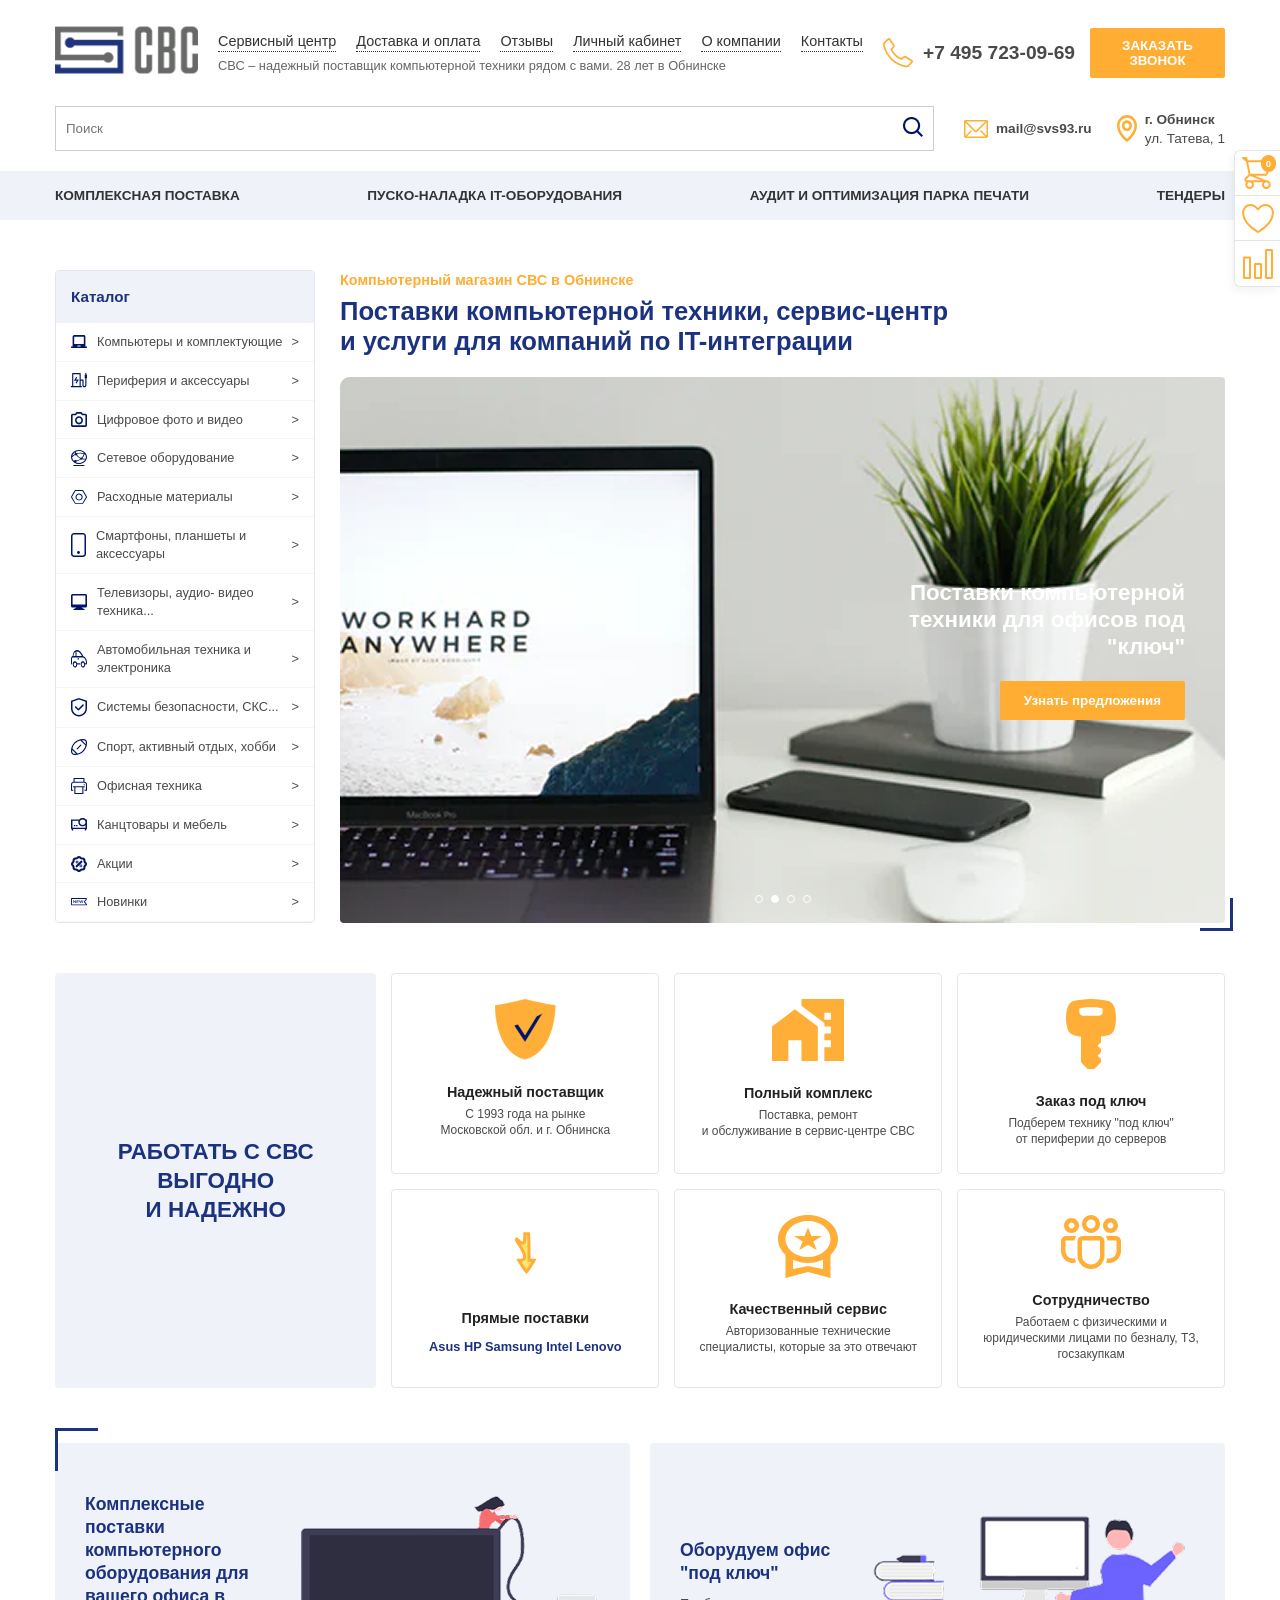
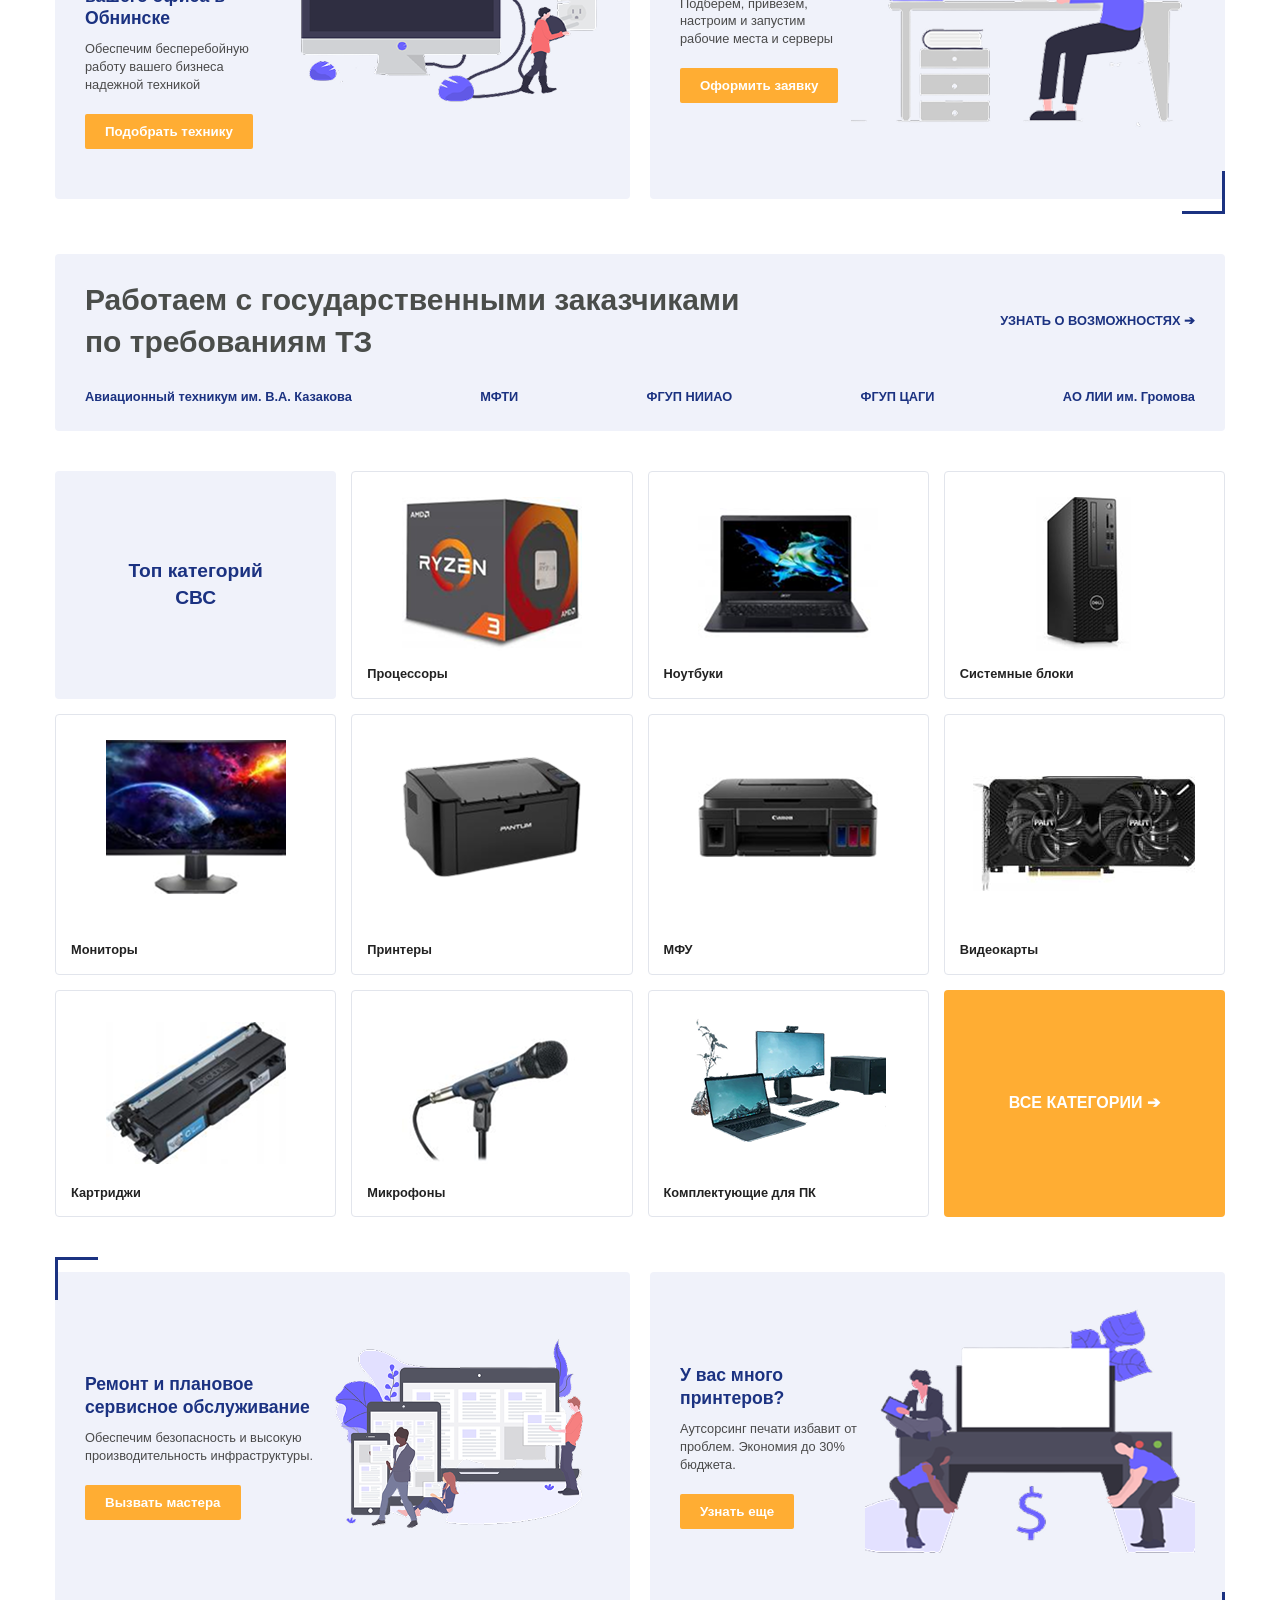
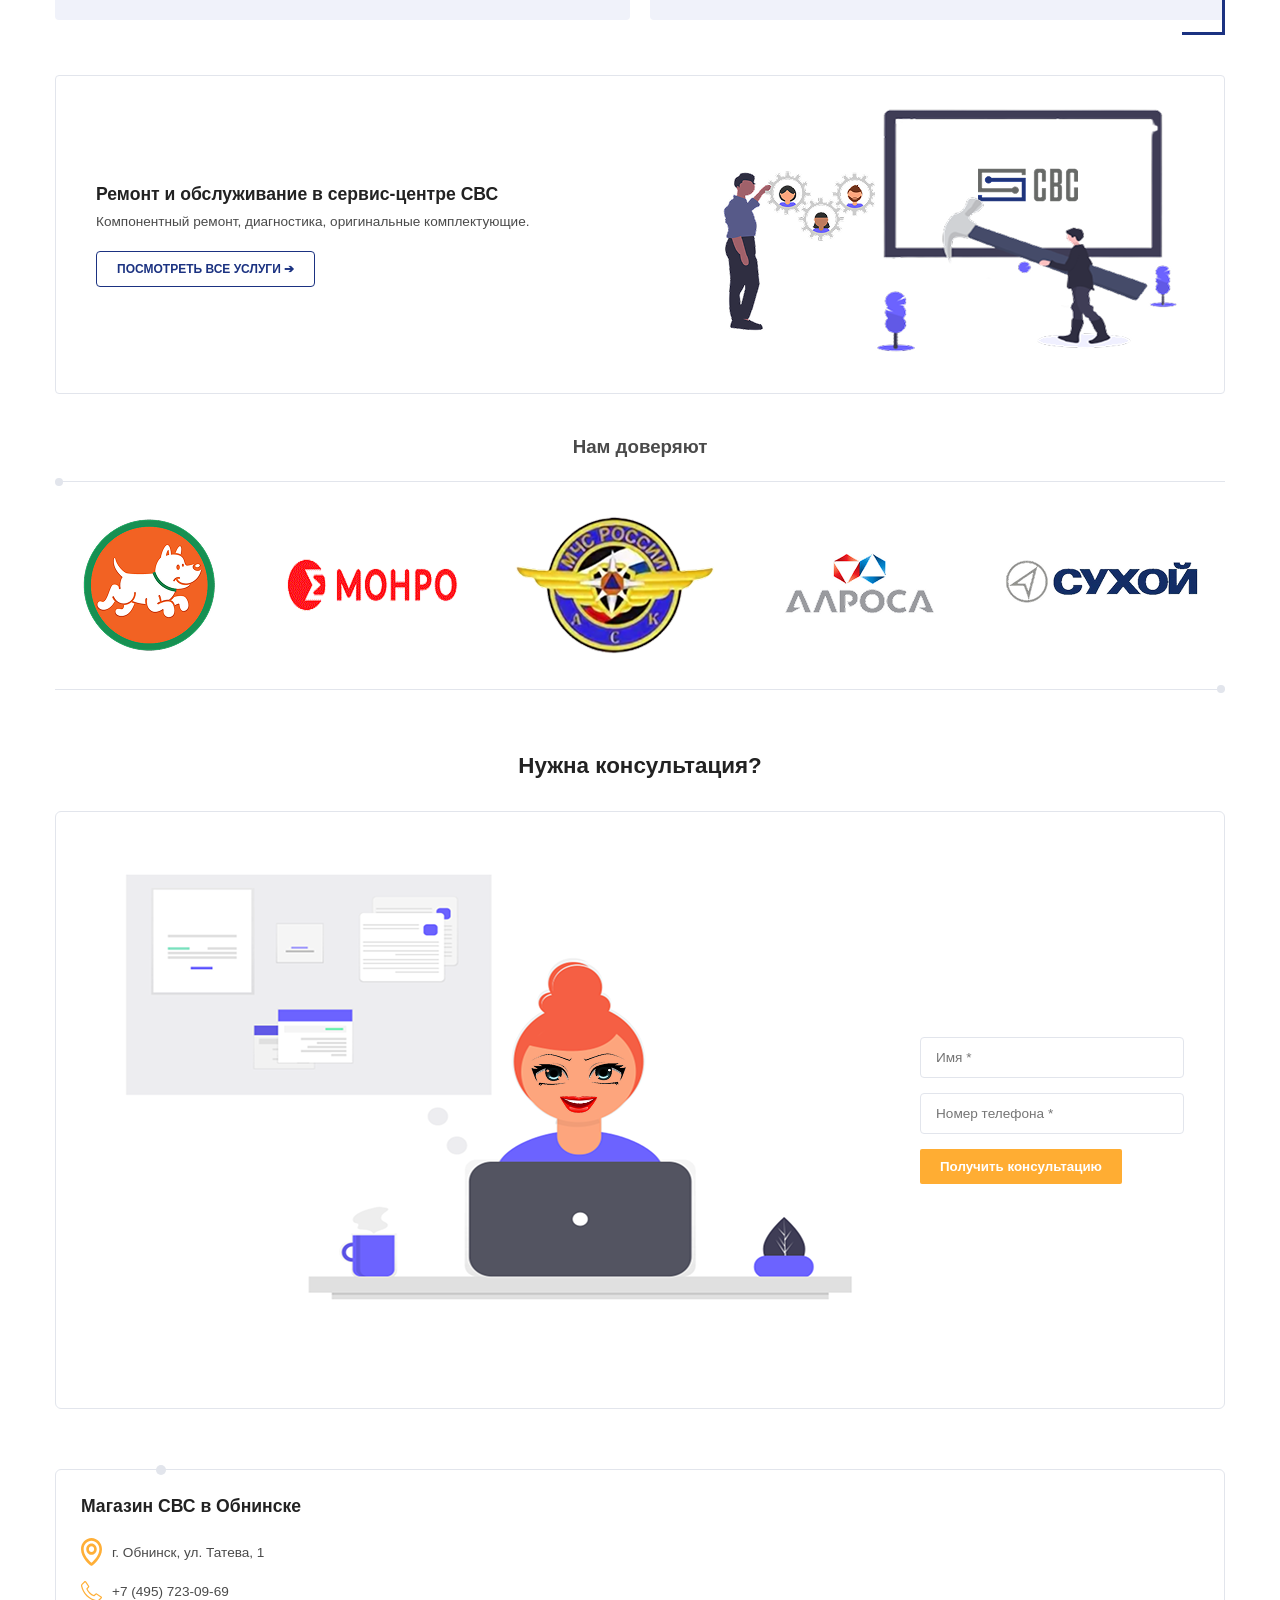
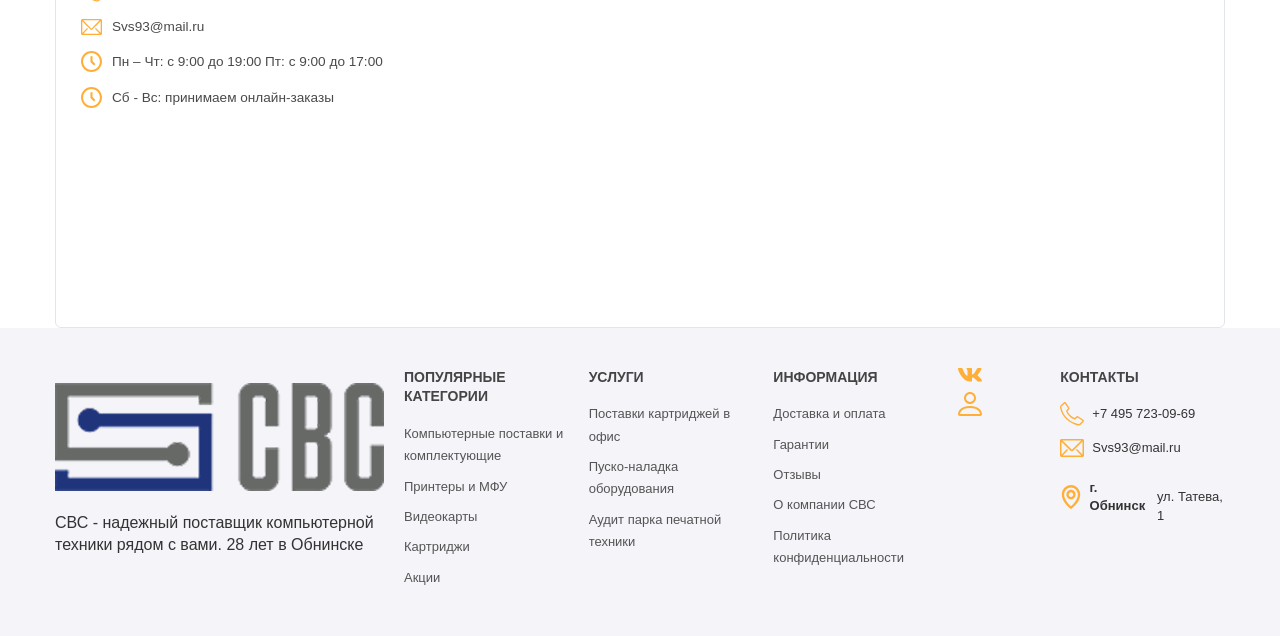
<file: index.html>
<!DOCTYPE html>
<html lang="ru">
<head>
    <meta charset="UTF-8">
    <meta name="viewport" content="width=device-width, initial-scale=1.0">
    <link rel="stylesheet" href="./css/style.css">
    <title>СВС — Компьютерный магазин</title>
</head>
<body>

    <div class="side-widget">
        <div class="side-widget-item"><img src="./icons/cart.svg" alt="Корзина"><span class="side-widget-badge">0</span></div>
        <div class="side-widget-item"><img src="./icons/heart.svg" alt="Избранное"></div>
        <div class="side-widget-item"><img src="./icons/rating.svg" alt="Сравнение"></div>
    </div>

    <header class="site-header">
      <div class="container">
          <div class="header-top-row">
    <div class="logo-area">
        <img src="./img/logo.png" alt="СВС" class="header-logo">
    </div>
    
    <div class="header-center-block">
        <nav class="top-menu">
            <a href="./pages/service.html">Сервисный центр</a>
            <a href="#">Доставка и оплата</a>
            <a href="#">Отзывы</a>
            <a href="#">Личный кабинет</a>
            <a href="#">О компании</a>
            <a href="#">Контакты</a>
        </nav>
        <div class="slogan">СВС – надежный поставщик компьютерной техники рядом с вами. 28 лет в Обнинске</div>
    </div>

    <div class="header-contacts-right">
        <div class="phone-block">
            <img src="./icons/phone.svg" alt="Телефон" class="phone-icon">
            <span class="phone-number">+7 495 723-09-69</span>
        </div>
        <button class="btn-orange-call">ЗАКАЗАТЬ ЗВОНОК</button>
    </div>
</div>

          <div class="header-middle-row">
              <div class="search-box">
                  <input type="text" placeholder="Поиск">
                  <button class="search-btn"><img src="./icons/search.png" alt="Поиск"></button>
              </div>
              <div class="info-contacts">
                  <div class="info-item">
                      <img src="./icons/mail.svg" alt="Email" class="info-icon">
                      <span><b>mail@svs93.ru</b></span>
                  </div>
                  <div class="info-item">
                      <img src="./icons/geo.svg" alt="Адрес" class="info-icon">
                      <span><b>г. Обнинск</b><br>ул. Татева, 1</span>
                  </div>
              </div>
          </div>
      </div>

      <nav class="header-bottom-nav">
          <div class="container nav-links">
              <a href="./pages/office.html">КОМПЛЕКСНАЯ ПОСТАВКА</a>
              <a href="#">ПУСКО-НАЛАДКА IT-ОБОРУДОВАНИЯ</a>
              <a href="#">АУДИТ И ОПТИМИЗАЦИЯ ПАРКА ПЕЧАТИ</a>
              <a href="#">ТЕНДЕРЫ</a>
          </div>
      </nav>
    </header>

    <main class="container">
        
        <section class="hero-section">
            <aside class="catalog-menu">
                <div class="catalog-header">Каталог</div>
                <ul class="catalog-list">
                    <li class="catalog-item"><div class="catalog-item-left"><img src="./icons/pk.svg" class="catalog-icon"> Компьютеры и комплектующие</div><span>&gt;</span></li>
                    <li class="catalog-item"><div class="catalog-item-left"><img src="./icons/per.svg" class="catalog-icon"> Периферия и аксессуары</div><span>&gt;</span></li>
                    <li class="catalog-item"><div class="catalog-item-left"><img src="./icons/camera.svg" class="catalog-icon"> Цифровое фото и видео</div><span>&gt;</span></li>
                    <li class="catalog-item"><div class="catalog-item-left"><img src="./icons/provolka.svg" class="catalog-icon"> Сетевое оборудование</div><span>&gt;</span></li>
                    <li class="catalog-item"><div class="catalog-item-left"><img src="./icons/gaika.svg" class="catalog-icon"> Расходные материалы</div><span>&gt;</span></li>
                    <li class="catalog-item"><div class="catalog-item-left"><img src="./icons/mp.svg" class="catalog-icon"> Смартфоны, планшеты и аксессуары</div><span>&gt;</span></li>
                    <li class="catalog-item"><div class="catalog-item-left"><img src="./icons/monitor.svg" class="catalog-icon"> Телевизоры, аудио- видео техника...</div><span>&gt;</span></li>
                    <li class="catalog-item"><div class="catalog-item-left"><img src="./icons/auto.svg" class="catalog-icon"> Автомобильная техника и электроника</div><span>&gt;</span></li>
                    <li class="catalog-item"><div class="catalog-item-left"><img src="./icons/shield.svg" class="catalog-icon"> Системы безопасности, СКС...</div><span>&gt;</span></li>
                    <li class="catalog-item"><div class="catalog-item-left"><img src="./icons/sport.svg" class="catalog-icon"> Спорт, активный отдых, хобби</div><span>&gt;</span></li>
                    <li class="catalog-item"><div class="catalog-item-left"><img src="./icons/printer.svg" class="catalog-icon"> Офисная техника</div><span>&gt;</span></li>
                    <li class="catalog-item"><div class="catalog-item-left"><img src="./icons/cam.svg" class="catalog-icon"> Канцтовары и мебель</div><span>&gt;</span></li>
                    <li class="catalog-item"><div class="catalog-item-left"><img src="./icons/actions.svg" class="catalog-icon"> Акции</div><span>&gt;</span></li>
                    <li class="catalog-item"><div class="catalog-item-left"><img src="./icons/new.svg" class="catalog-icon"> Новинки</div><span>&gt;</span></li>
                </ul>
            </aside>

            <div class="hero-slider-wrapper bracket-bottom-right">
                <div class="hero-slider-text">
                    <h3>Компьютерный магазин СВС в Обнинске</h3>
                    <h1>Поставки компьютерной техники, сервис-центр<br>и услуги для компаний по IT-интеграции</h1>
                </div>
                <div class="hero-slider-image">
                    <div class="slider-overlay-text">Поставки компьютерной техники для офисов под "ключ"</div>
                      <button class="btn-orange" style="padding: 12px 24px; z-index: 2;">Узнать предложения</button>
                    <div class="slider-controls">
                        <div class="dot"></div><div class="dot active"></div><div class="dot"></div><div class="dot"></div>
                    </div>
                </div>
            </div>
        </section>

        <section class="benefits-grid">
            <div class="benefit-card span-2-rows">Работать с СВС<br>ВЫГОДНО<br>И НАДЕЖНО</div>
            <div class="benefit-card">
                <div class="benefit-icon"><img src="./icons/shield2.svg" alt="check"></div>
                <h4>Надежный поставщик</h4>
                <p>С 1993 года на рынке<br>Московской обл. и г. Обнинска</p>
            </div>
            <div class="benefit-card">
                <div class="benefit-icon"><img src="./icons/house.svg" alt="pc"></div>
                <h4>Полный комплекс</h4>
                <p>Поставка, ремонт<br>и обслуживание в сервис-центре СВС</p>
            </div>
            <div class="benefit-card">
                <div class="benefit-icon"><img src="./icons/key.svg" alt="key"></div>
                <h4>Заказ под ключ</h4>
                <p>Подберем технику "под ключ"<br>от периферии до серверов</p>
            </div>
            <div class="benefit-card">
                <div class="benefit-icon"><img src="./icons/del.svg" alt="delivery"></div>
                <h4>Прямые поставки</h4>
                <div class="brands-logos">Asus HP Samsung Intel Lenovo</div>
            </div>
            <div class="benefit-card">
                <div class="benefit-icon"><img src="./icons/medal.svg" alt="medal"></div>
                <h4>Качественный сервис</h4>
                <p>Авторизованные технические специалисты, которые за это отвечают</p>
            </div>
            <div class="benefit-card">
                <div class="benefit-icon"><img src="./icons/peoples.svg" alt="users"></div>
                <h4>Сотрудничество</h4>
                <p>Работаем с физическими и юридическими лицами по безналу, ТЗ, госзакупкам</p>
            </div>
        </section>

        <section class="bracket-wrapper">
            <div class="twin-banners">
                <div class="twin-card">
                    <div class="twin-info">
                        <h3>Комплексные поставки компьютерного оборудования для вашего офиса в Обнинске</h3>
                        <p>Обеспечим бесперебойную работу вашего бизнеса надежной техникой</p>
                        <button class="btn-orange">Подобрать технику</button>
                    </div>
                    <div class="twin-icon"><img src="./img/undraw_monitor_iqpq-removebg-preview 1.png" alt="pc"></div>
                </div>
                <div class="twin-card">
                    <div class="twin-info">
                        <h3>Оборудуем офис "под ключ"</h3>
                        <p>Подберем, привезем, настроим и запустим рабочие места и серверы</p>
                        <button class="btn-orange">Оформить заявку</button>
                    </div>
                    <div class="twin-icon"><img src="./img/ssss.png" alt="admin"></div>
                </div>
            </div>
        </section>

        <section class="gov-banner">
            <div class="gov-header">
                <h3>Работаем с государственными заказчиками <br>по требованиям ТЗ</h3>
                <a href="#">УЗНАТЬ О ВОЗМОЖНОСТЯХ ➔</a>
            </div>
            <div class="gov-logos">
                <div>Авиационный техникум им. В.А. Казакова</div>
                <div>МФТИ</div>
                <div>ФГУП НИИАО</div>
                <div>ФГУП ЦАГИ</div>
                <div>АО ЛИИ им. Громова</div>
            </div>
        </section>

        <section class="category-grid">
            <div class="cat-box title-box"><h3>Топ категорий<br>СВС</h3></div>
            <a href="#" class="cat-box"><div class="cat-img"><img src="./img/proc.png"></div><div class="cat-title">Процессоры</div></a>
            <a href="#" class="cat-box"><div class="cat-img"><img src="./img/nout.png"></div><div class="cat-title">Ноутбуки</div></a>
            <a href="#" class="cat-box"><div class="cat-img"><img src="./img/system.png"></div><div class="cat-title">Системные блоки</div></a>
            <a href="#" class="cat-box"><div class="cat-img"><img src="./img/mon.png"></div><div class="cat-title">Мониторы</div></a>
            <a href="#" class="cat-box"><div class="cat-img"><img src="./img/printer.png"></div><div class="cat-title">Принтеры</div></a>
            <a href="#" class="cat-box"><div class="cat-img"><img src="./img/mfu.png"></div><div class="cat-title">МФУ</div></a>
            <a href="#" class="cat-box"><div class="cat-img"><img src="./img/videocards.png"></div><div class="cat-title">Видеокарты</div></a>
            <a href="#" class="cat-box"><div class="cat-img"><img src="./img/cartridge.png"></div><div class="cat-title">Картриджи</div></a>
            <a href="#" class="cat-box"><div class="cat-img"><img src="./img/myc.png"></div><div class="cat-title">Микрофоны</div></a>
            <a href="#" class="cat-box"><div class="cat-img"><img src="./img/tech.png"></div><div class="cat-title">Комплектующие для ПК</div></a>
            <div class="cat-box action-box">ВСЕ КАТЕГОРИИ ➔</div>
        </section>

        <section class="bracket-wrapper">
            <div class="twin-banners">
                <div class="twin-card">
                    <div class="twin-info">
                        <h3>Ремонт и плановое сервисное обслуживание</h3>
                        <p>Обеспечим безопасность и высокую производительность инфраструктуры.</p>
                        <button class="btn-orange">Вызвать мастера</button>
                    </div>
                    <div class="twin-icon"><img src="./img/tools.png" alt="tools"></div>
                </div>
                <div class="twin-card">
                    <div class="twin-info">
                        <h3>У вас много принтеров?</h3>
                        <p>Аутсорсинг печати избавит от проблем. Экономия до 30% бюджета.</p>
                        <button class="btn-orange">Узнать еще</button>
                    </div>
                    <div class="twin-icon"><img src="./img/money.png" alt="printer"></div>
                </div>
            </div>
        </section>

        <section class="service-banner">
            <div>
                <h3>Ремонт и обслуживание в сервис-центре СВС</h3>
                <p>Компонентный ремонт, диагностика, оригинальные комплектующие.</p>
                <button class="btn-outline">Посмотреть все услуги ➔</button>
            </div>
            <div class="service-ill"><img src="./img/repair.png" alt="repair"></div>
        </section>

        <section class="trust-section">
            <h3>Нам доверяют</h3>
            <div class="trust-line">
                <img src="./img/c1.png" alt=""><img src="./img/c2.png" alt=""><img src="./img/c3.png" alt=""><img src="./img/c4.png" alt=""><img src="./img/c5.png" alt="">
            </div>
        </section>

        <section class="feedback-section">
            <div class="feedback-header">
                <h2>Нужна консультация?</h2>
            </div>
            <div class="feedback-box">
                <div class="feedback-ill"><img src="./img/sup.png" alt="support"></div>
                <form>
                    <div class="form-group"><input type="text" placeholder="Имя *"></div>
                    <div class="form-group"><input type="tel" placeholder="Номер телефона *"></div>
                    <button type="button" class="btn-orange">Получить консультацию</button>
                </form>
            </div>
        </section>

        <section class="map-section">
            <div class="map-info">
                <h3>Магазин СВС в Обнинске</h3>
                <ul class="map-list">
                    <li><img src="./icons/geo.svg">г. Обнинск, ул. Татева, 1</li>
                    <li><img src="./icons/phone.svg">+7 (495) 723-09-69</li>
                    <li><img src="./icons/mail.svg">Svs93@mail.ru</li>
                    <li><img src="./icons/clock.svg">Пн – Чт: с 9:00 до 19:00 Пт: с 9:00 до 17:00</li>
                    <li><img src="./icons/clock.svg">Сб - Вс: принимаем онлайн-заказы</li>
                </ul>
            </div>
            <div class="map-wrapper">
                <iframe src="https://yandex.ru/map-widget/v1/?um=constructor%3A..." width="100%" height="400" frameborder="0"></iframe>
            </div>
        </section>
    </main>

    <footer class="site-footer">
    <div class="container footer-grid">
        <!-- Лого и описание -->
        <div class="footer-col">
            <img src="./img/logo.png" alt="СВС" class="footer-logo">
            <p>СВС - надежный поставщик компьютерной техники рядом с вами. 28 лет в Обнинске</p>
        </div>

        <!-- Популярные категории -->
        <div class="footer-col">
            <h5>ПОПУЛЯРНЫЕ КАТЕГОРИИ</h5>
            <ul>
                <li><a href="#">Компьютерные поставки и комплектующие</a></li>
                <li><a href="#">Принтеры и МФУ</a></li>
                <li><a href="#">Видеокарты</a></li>
                <li><a href="#">Картриджи</a></li>
                <li><a href="#">Акции</a></li>
            </ul>
        </div>

        <!-- Услуги -->
        <div class="footer-col">
            <h5>УСЛУГИ</h5>
            <ul>
                <li><a href="#">Поставки картриджей в офис</a></li>
                <li><a href="#">Пуско-наладка оборудования</a></li>
                <li><a href="#">Аудит парка печатной техники</a></li>
            </ul>
        </div>

        <!-- Информация -->
        <div class="footer-col">
            <h5>ИНФОРМАЦИЯ</h5>
            <ul>
                <li><a href="#">Доставка и оплата</a></li>
                <li><a href="#">Гарантии</a></li>
                <li><a href="#">Отзывы</a></li>
                <li><a href="#">О компании СВС</a></li>
                <li><a href="#">Политика конфиденциальности</a></li>
            </ul>
        </div>

        <!-- Соцсети -->
        <div class="footer-col footer-social">
            
            <img src="./icons/vk.svg" alt="VK">
            <img src="./icons/us.svg" alt="User">
        </div>

        <!-- Контакты -->
        <div class="footer-col footer-contacts">
            <h5>КОНТАКТЫ</h5>
            <p><img src="./icons/phone.svg" alt="тел"> +7 495 723-09-69</p>
            <p><img src="./icons/mail.svg" alt="почта"> Svs93@mail.ru</p>
            <p><img src="./icons/geo.svg" alt="адрес"> <b>г. Обнинск</b><br>ул. Татева, 1</p>
            
        </div>
    </div>
</footer>
</body>
</html>
</file>
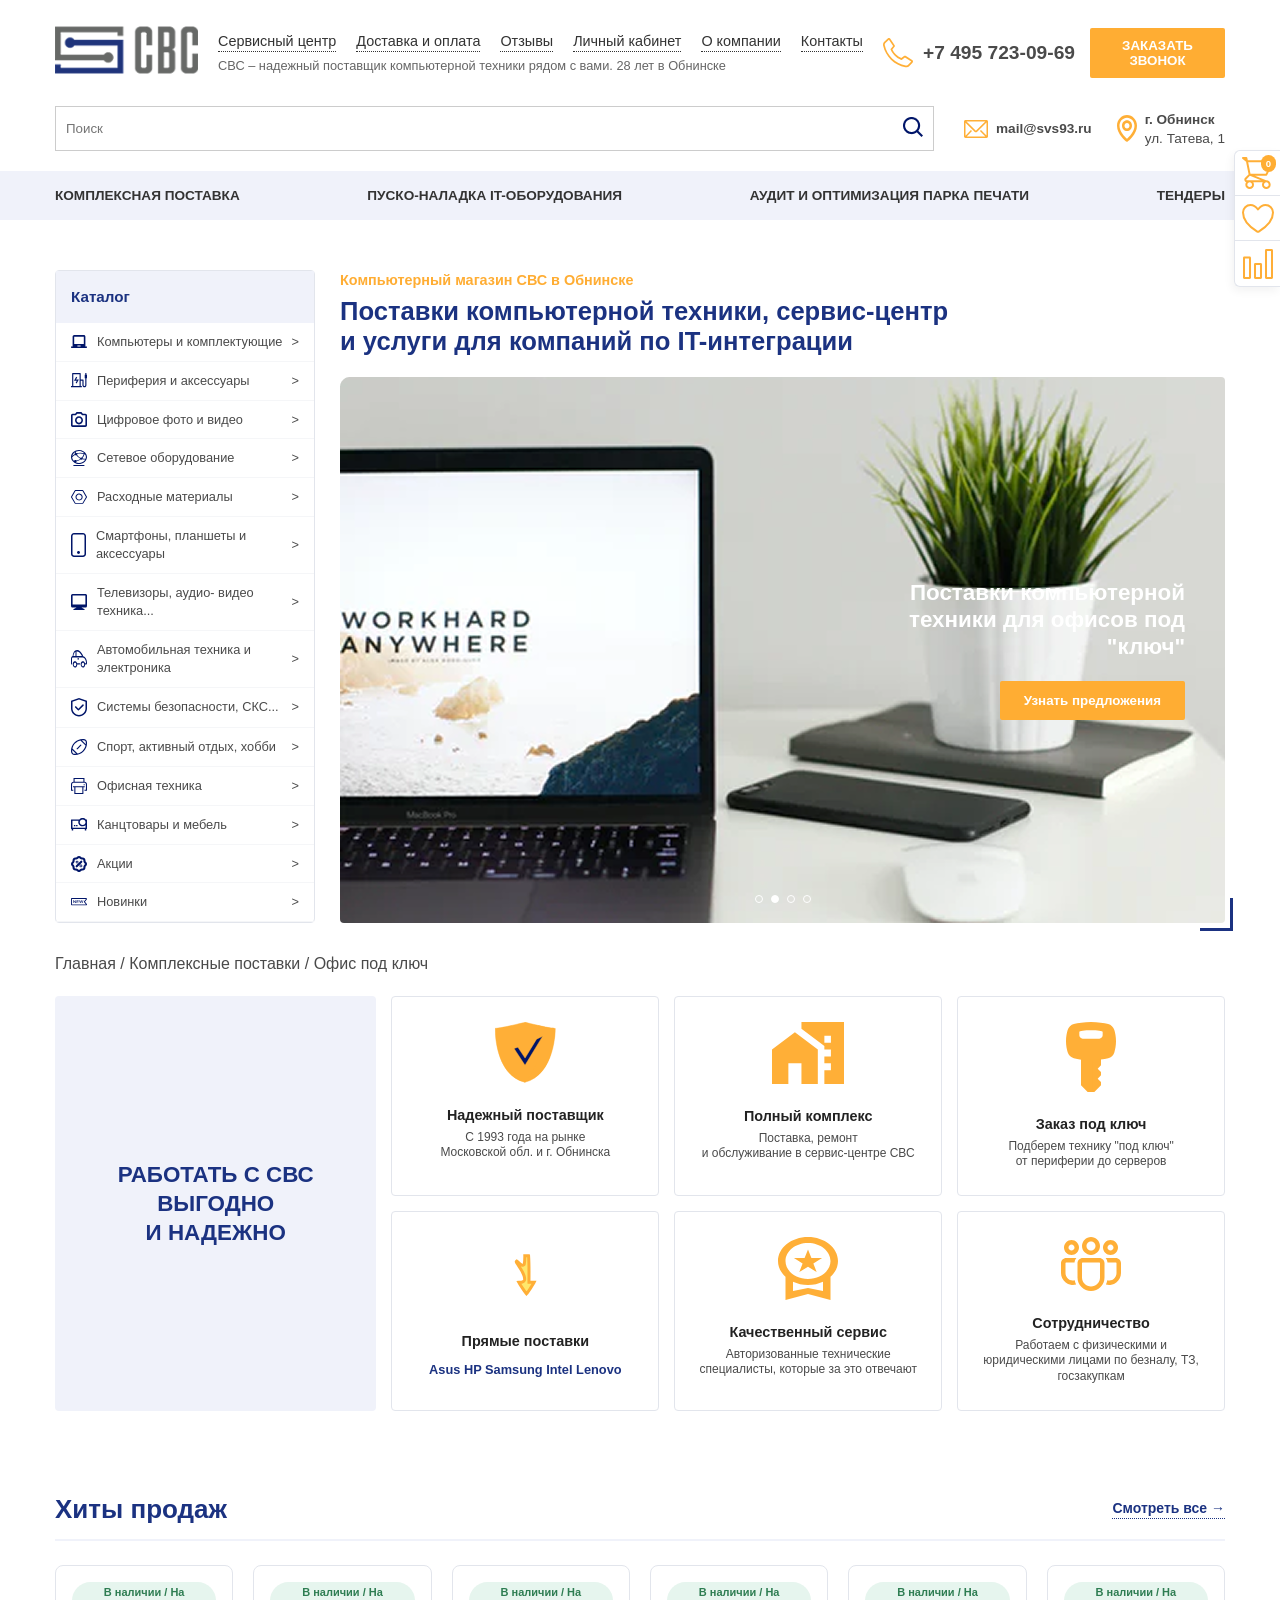
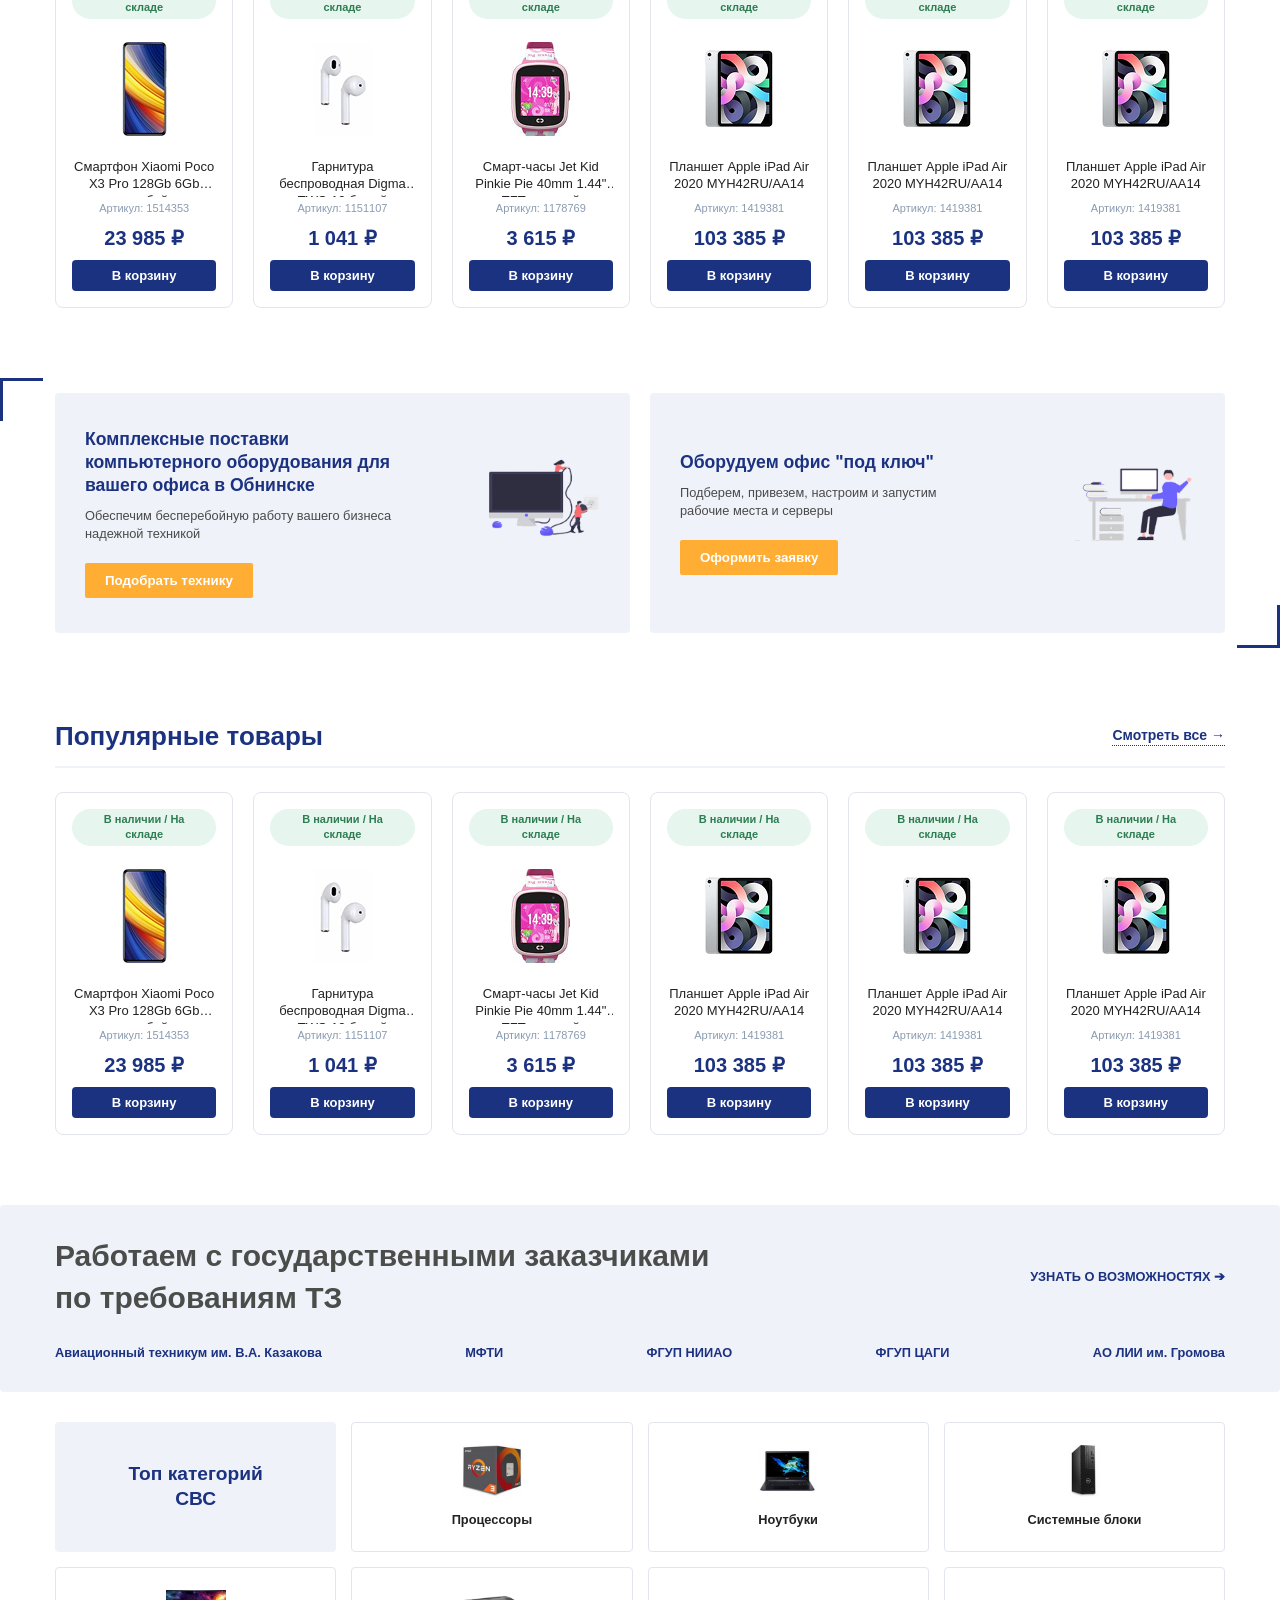
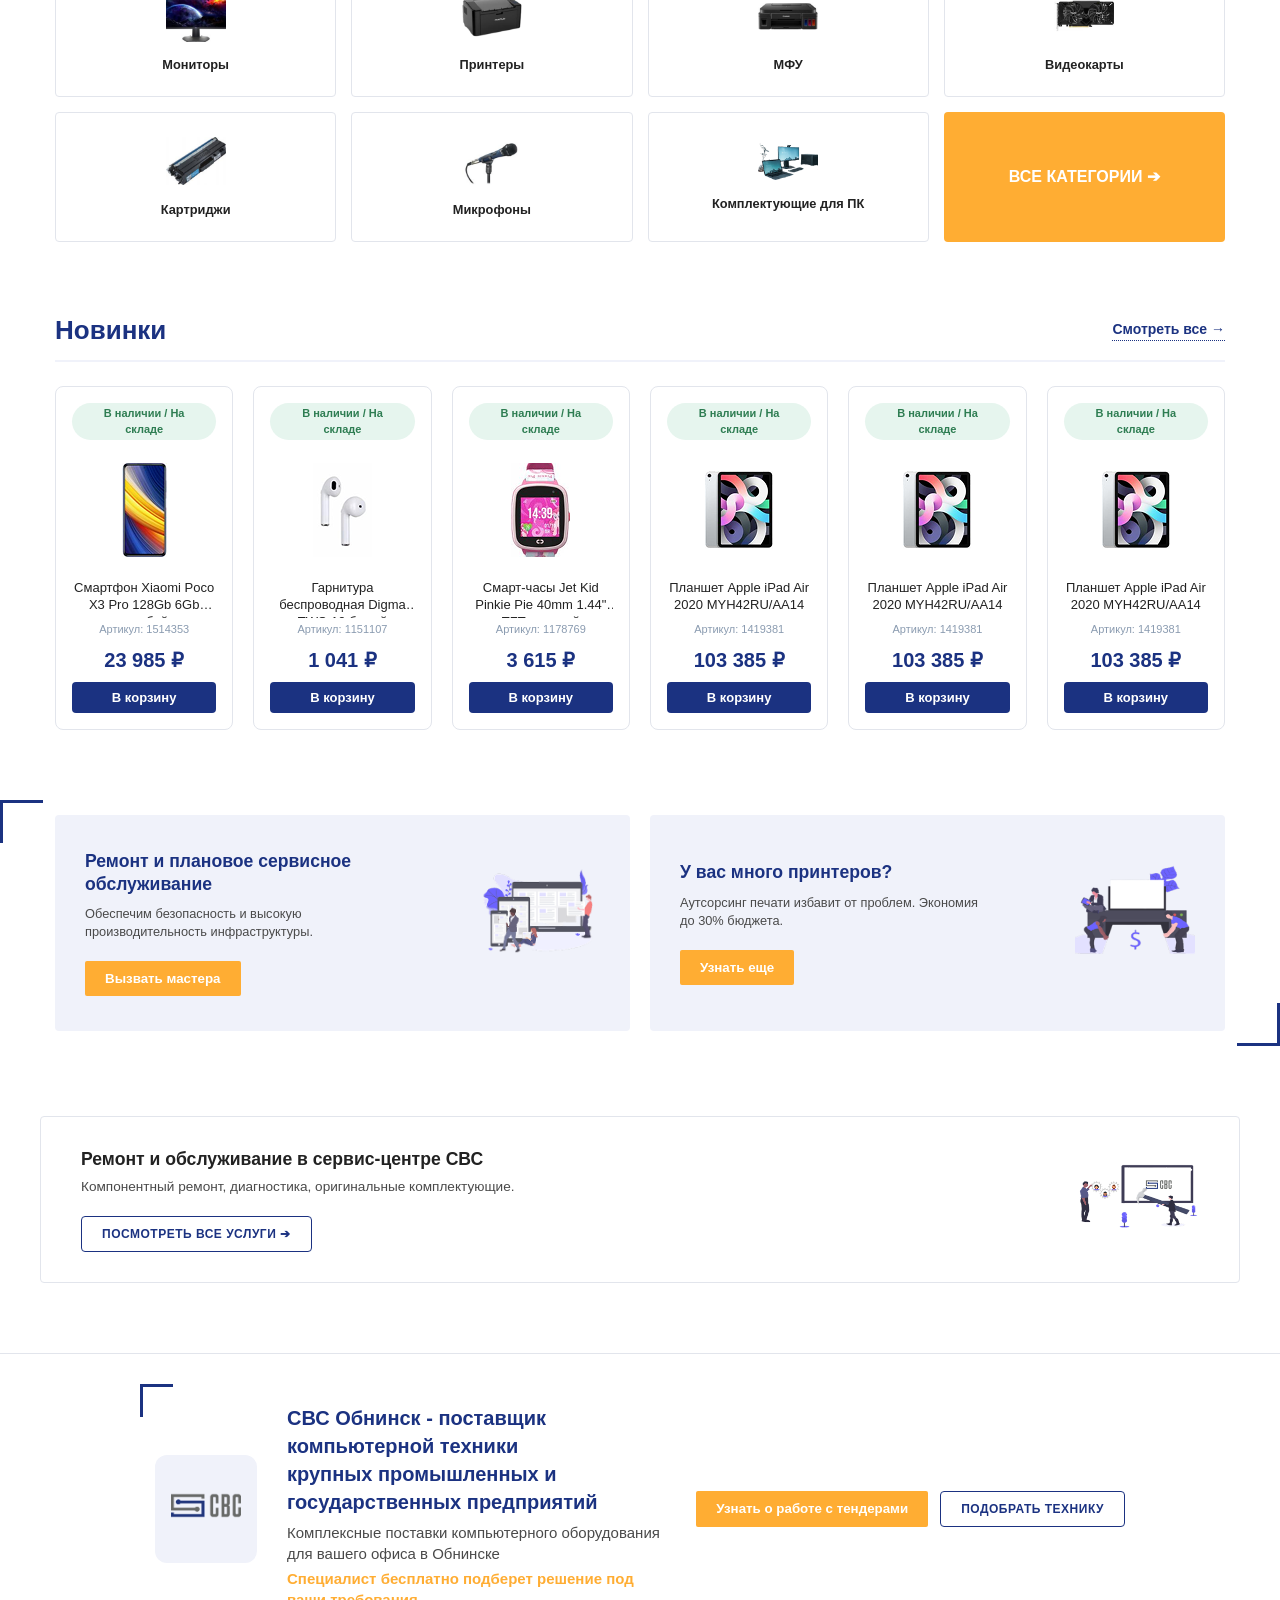
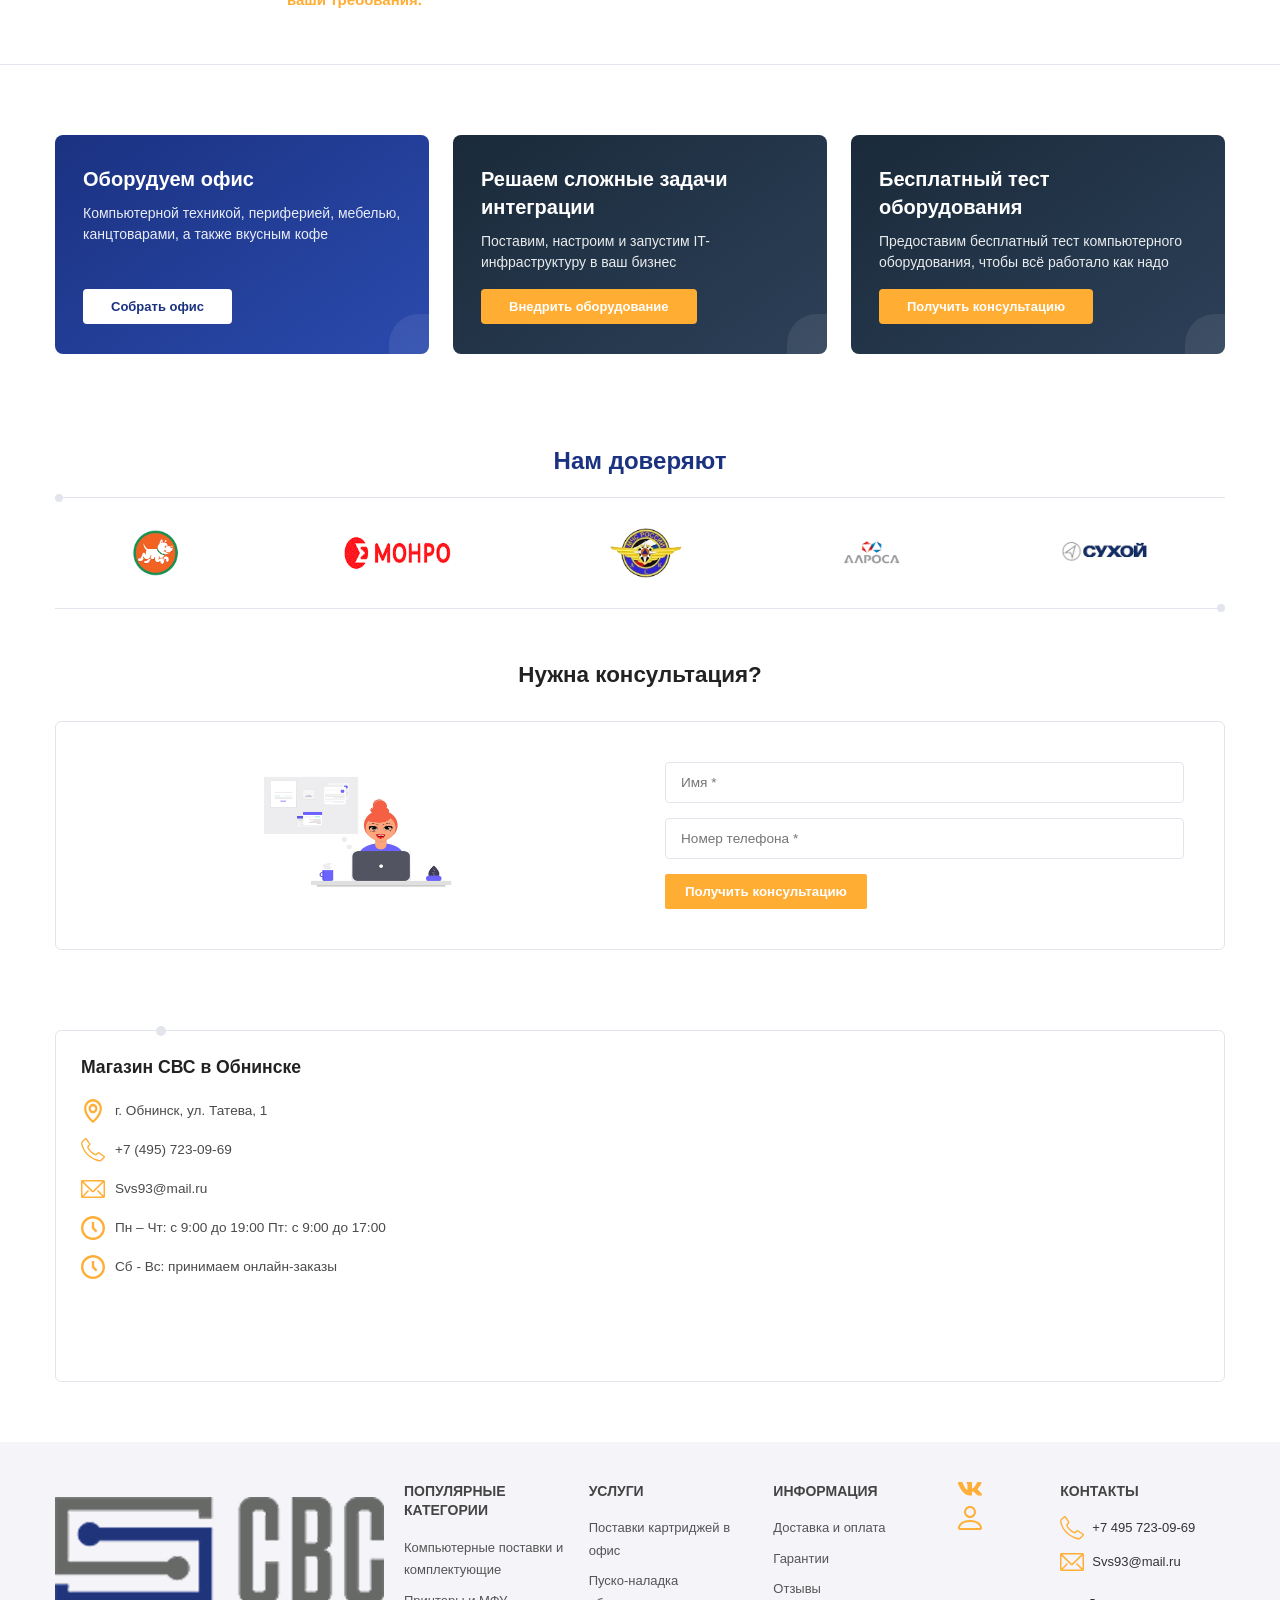
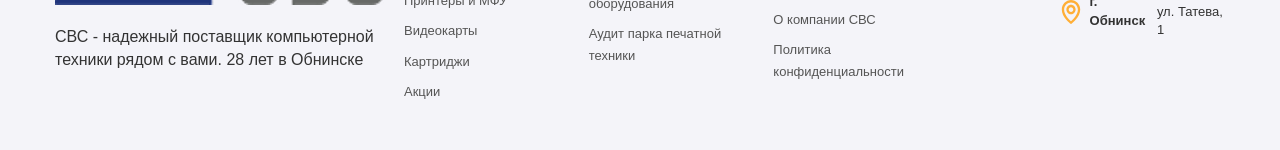
<file: pages/office.html>
<!DOCTYPE html>
<html lang="ru">
<head>
    <meta charset="UTF-8">
    <meta name="viewport" content="width=device-width, initial-scale=1.0">
    <link rel="stylesheet" href="office.css">
    <title>СВС — Компьютерный магазин</title>
</head>
<body>

    <div class="side-widget">
        <div class="side-widget-item"><img src="../icons/cart.svg" alt="Корзина"><span class="side-widget-badge">0</span></div>
        <div class="side-widget-item"><img src="../icons/heart.svg" alt="Избранное"></div>
        <div class="side-widget-item"><img src="../icons/rating.svg" alt="Сравнение"></div>
    </div>

    <header class="site-header">
        <div class="container">
            <!-- ===== ВЕРХНЯЯ СТРОКА ===== -->
            <div class="header-top-row">
                <div class="logo-area">
                    <img src="../img/logo.png" alt="СВС" class="header-logo">
                </div>
                
                <div class="header-center-block">
                    <nav class="top-menu">
                        <a href="service.html">Сервисный центр</a>
                        <a href="#">Доставка и оплата</a>
                        <a href="#">Отзывы</a>
                        <a href="#">Личный кабинет</a>
                        <a href="#">О компании</a>
                        <a href="#">Контакты</a>
                    </nav>
                    <div class="slogan">СВС – надежный поставщик компьютерной техники рядом с вами. 28 лет в Обнинске</div>
                </div>

                <div class="header-contacts-right">
                    <div class="phone-block">
                        <img src="../icons/phone.svg" alt="Телефон" class="phone-icon">
                        <span class="phone-number">+7 495 723-09-69</span>
                    </div>
                    <button class="btn-orange-call">ЗАКАЗАТЬ ЗВОНОК</button>
                </div>
            </div>

            <!-- ===== СРЕДНЯЯ СТРОКА ===== -->
            <div class="header-middle-row">
                <div class="search-box">
                    <input type="text" placeholder="Поиск">
                    <button class="search-btn"><img src="../icons/search.png" alt="Поиск"></button>
                </div>
                <div class="info-contacts">
                    <div class="info-item">
                        <img src="../icons/mail.svg" alt="Email" class="info-icon">
                        <span><b>mail@svs93.ru</b></span>
                    </div>
                    <div class="info-item">
                        <img src="../icons/geo.svg" alt="Адрес" class="info-icon">
                        <span><b>г. Обнинск</b><br>ул. Татева, 1</span>
                    </div>
                </div>
            </div>
        </div>

        <!-- ===== НИЖНЯЯ НАВИГАЦИЯ ===== -->
        <nav class="header-bottom-nav">
            <div class="container nav-links">
                <a href="#">КОМПЛЕКСНАЯ ПОСТАВКА</a>
                <a href="#">ПУСКО-НАЛАДКА IT-ОБОРУДОВАНИЯ</a>
                <a href="#">АУДИТ И ОПТИМИЗАЦИЯ ПАРКА ПЕЧАТИ</a>
                <a href="#">ТЕНДЕРЫ</a>
            </div>
        </nav>
    </header>

    <main>
        <!-- ===== ГЕРОЙ-СЕКЦИЯ (уже с container) ===== -->
        <section class="hero-section container">
            <aside class="catalog-menu">
                <div class="catalog-header">Каталог</div>
                <ul class="catalog-list">
                    <li class="catalog-item"><div class="catalog-item-left"><img src="../icons/pk.svg" class="catalog-icon"> Компьютеры и комплектующие</div><span>&gt;</span></li>
                    <li class="catalog-item"><div class="catalog-item-left"><img src="../icons/per.svg" class="catalog-icon"> Периферия и аксессуары</div><span>&gt;</span></li>
                    <li class="catalog-item"><div class="catalog-item-left"><img src="../icons/camera.svg" class="catalog-icon"> Цифровое фото и видео</div><span>&gt;</span></li>
                    <li class="catalog-item"><div class="catalog-item-left"><img src="../icons/provolka.svg" class="catalog-icon"> Сетевое оборудование</div><span>&gt;</span></li>
                    <li class="catalog-item"><div class="catalog-item-left"><img src="../icons/gaika.svg" class="catalog-icon"> Расходные материалы</div><span>&gt;</span></li>
                    <li class="catalog-item"><div class="catalog-item-left"><img src="../icons/mp.svg" class="catalog-icon"> Смартфоны, планшеты и аксессуары</div><span>&gt;</span></li>
                    <li class="catalog-item"><div class="catalog-item-left"><img src="../icons/monitor.svg" class="catalog-icon"> Телевизоры, аудио- видео техника...</div><span>&gt;</span></li>
                    <li class="catalog-item"><div class="catalog-item-left"><img src="../icons/auto.svg" class="catalog-icon"> Автомобильная техника и электроника</div><span>&gt;</span></li>
                    <li class="catalog-item"><div class="catalog-item-left"><img src="../icons/shield.svg" class="catalog-icon"> Системы безопасности, СКС...</div><span>&gt;</span></li>
                    <li class="catalog-item"><div class="catalog-item-left"><img src="../icons/sport.svg" class="catalog-icon"> Спорт, активный отдых, хобби</div><span>&gt;</span></li>
                    <li class="catalog-item"><div class="catalog-item-left"><img src="../icons/printer.svg" class="catalog-icon"> Офисная техника</div><span>&gt;</span></li>
                    <li class="catalog-item"><div class="catalog-item-left"><img src="../icons/cam.svg" class="catalog-icon"> Канцтовары и мебель</div><span>&gt;</span></li>
                    <li class="catalog-item"><div class="catalog-item-left"><img src="../icons/actions.svg" class="catalog-icon"> Акции</div><span>&gt;</span></li>
                    <li class="catalog-item"><div class="catalog-item-left"><img src="../icons/new.svg" class="catalog-icon"> Новинки</div><span>&gt;</span></li>
                </ul>
            </aside>

            <div class="hero-slider-wrapper bracket-bottom-right">
                <div class="hero-slider-text">
                    <h3>Компьютерный магазин СВС в Обнинске</h3>
                    <h1>Поставки компьютерной техники, сервис-центр<br>и услуги для компаний по IT-интеграции</h1>
                </div>
                <div class="hero-slider-image">
                    <div class="slider-overlay-text">Поставки компьютерной техники для офисов под "ключ"</div>
                    <button class="btn-orange" style="padding: 12px 24px; z-index: 2;">Узнать предложения</button>
                    <div class="slider-controls">
                        <div class="dot"></div><div class="dot active"></div><div class="dot"></div><div class="dot"></div>
                    </div>
                </div>
            </div>
        </section>
        <div class="container">
            <nav class="breadcrumbs">
                <a href="../index.html">Главная</a>
                <span class="sep">/</span>
                <a href="/catalog">Комплексные поставки</a>
                <span class="sep">/</span>
                <span class="current">Офис под ключ</span>
            </nav>
        </div>
        <!-- ===== ПРЕИМУЩЕСТВА ===== -->
        <section class="benefits-section">
            <div class="container">
                <div class="benefits-grid">
                    <div class="benefit-card span-2-rows">Работать с СВС<br>ВЫГОДНО<br>И НАДЕЖНО</div>
                    <div class="benefit-card">
                        <div class="benefit-icon"><img src="../icons/shield2.svg" alt="check"></div>
                        <h4>Надежный поставщик</h4>
                        <p>С 1993 года на рынке<br>Московской обл. и г. Обнинска</p>
                    </div>
                    <div class="benefit-card">
                        <div class="benefit-icon"><img src="../icons/house.svg" alt="pc"></div>
                        <h4>Полный комплекс</h4>
                        <p>Поставка, ремонт<br>и обслуживание в сервис-центре СВС</p>
                    </div>
                    <div class="benefit-card">
                        <div class="benefit-icon"><img src="../icons/key.svg" alt="key"></div>
                        <h4>Заказ под ключ</h4>
                        <p>Подберем технику "под ключ"<br>от периферии до серверов</p>
                    </div>
                    <div class="benefit-card">
                        <div class="benefit-icon"><img src="../icons/del.svg" alt="delivery"></div>
                        <h4>Прямые поставки</h4>
                        <div class="brands-logos">Asus HP Samsung Intel Lenovo</div>
                    </div>
                    <div class="benefit-card">
                        <div class="benefit-icon"><img src="../icons/medal.svg" alt="medal"></div>
                        <h4>Качественный сервис</h4>
                        <p>Авторизованные технические специалисты, которые за это отвечают</p>
                    </div>
                    <div class="benefit-card">
                        <div class="benefit-icon"><img src="../icons/peoples.svg" alt="users"></div>
                        <h4>Сотрудничество</h4>
                        <p>Работаем с физическими и юридическими лицами по безналу, ТЗ, госзакупкам</p>
                    </div>
                </div>
            </div>
        </section>

        <!-- ===== ТОВАРЫ №1 (ХИТЫ ПРОДАЖ) ===== -->
        <section class="products-carousel">
            <div class="container">
                <div class="products-header">
                    <h2>Хиты продаж</h2>
                    <a href="#" class="view-all">Смотреть все →</a>
                </div>
                <div class="products-grid">
                    <div class="product-card">
                        <div class="product-badge">В наличии / На складе</div>
                        <div class="product-image"><img src="../img/product1.png" alt="Xiaomi Poco X3 Pro"></div>
                        <div class="product-title">Смартфон Xiaomi Poco X3 Pro 128Gb 6Gb голубой</div>
                        <div class="product-art">Артикул: 1514353</div>
                        <div class="product-price">23 985 ₽</div>
                        <button class="btn-add-cart">В корзину</button>
                    </div>
                    <div class="product-card">
                        <div class="product-badge">В наличии / На складе</div>
                        <div class="product-image"><img src="../img/product2.png" alt="Гарнитура Digma"></div>
                        <div class="product-title">Гарнитура беспроводная Digma TWS-10 белый</div>
                        <div class="product-art">Артикул: 1151107</div>
                        <div class="product-price">1 041 ₽</div>
                        <button class="btn-add-cart">В корзину</button>
                    </div>
                    <div class="product-card">
                        <div class="product-badge">В наличии / На складе</div>
                        <div class="product-image"><img src="../img/product3.png" alt="Смарт-часы Jet Kid"></div>
                        <div class="product-title">Смарт-часы Jet Kid Pinkie Pie 40mm 1.44" TFT розовый</div>
                        <div class="product-art">Артикул: 1178769</div>
                        <div class="product-price">3 615 ₽</div>
                        <button class="btn-add-cart">В корзину</button>
                    </div>
                    <div class="product-card">
                        <div class="product-badge">В наличии / На складе</div>
                        <div class="product-image"><img src="../img/product4.png" alt="Apple iPad Air 2020"></div>
                        <div class="product-title">Планшет Apple iPad Air 2020 MYH42RU/AA14</div>
                        <div class="product-art">Артикул: 1419381</div>
                        <div class="product-price">103 385 ₽</div>
                        <button class="btn-add-cart">В корзину</button>
                    </div>
                    <div class="product-card">
                        <div class="product-badge">В наличии / На складе</div>
                        <div class="product-image"><img src="../img/product4.png" alt="Apple iPad Air 2020"></div>
                        <div class="product-title">Планшет Apple iPad Air 2020 MYH42RU/AA14</div>
                        <div class="product-art">Артикул: 1419381</div>
                        <div class="product-price">103 385 ₽</div>
                        <button class="btn-add-cart">В корзину</button>
                    </div>
                    <div class="product-card">
                        <div class="product-badge">В наличии / На складе</div>
                        <div class="product-image"><img src="../img/product4.png" alt="Apple iPad Air 2020"></div>
                        <div class="product-title">Планшет Apple iPad Air 2020 MYH42RU/AA14</div>
                        <div class="product-art">Артикул: 1419381</div>
                        <div class="product-price">103 385 ₽</div>
                        <button class="btn-add-cart">В корзину</button>
                    </div>
                </div>
            </div>
        </section>

        <!-- ===== КОМПЛЕКСНЫЕ ПОСТАВКИ (ПАРНЫЕ БАННЕРЫ) ===== -->
        <section class="bracket-wrapper">
            <div class="container">
                <div class="twin-banners">
                    <div class="twin-card">
                        <div class="twin-info">
                            <h3>Комплексные поставки компьютерного оборудования для вашего офиса в Обнинске</h3>
                            <p>Обеспечим бесперебойную работу вашего бизнеса надежной техникой</p>
                            <button class="btn-orange">Подобрать технику</button>
                        </div>
                        <div class="twin-icon"><img src="../img/undraw_monitor_iqpq-removebg-preview 1.png" alt="pc"></div>
                    </div>
                    <div class="twin-card">
                        <div class="twin-info">
                            <h3>Оборудуем офис "под ключ"</h3>
                            <p>Подберем, привезем, настроим и запустим рабочие места и серверы</p>
                            <button class="btn-orange">Оформить заявку</button>
                        </div>
                        <div class="twin-icon"><img src="../img/ssss.png" alt="admin"></div>
                    </div>
                </div>
            </div>
        </section>

        <!-- ===== ТОВАРЫ №2 (ПОСЛЕ БАННЕРОВ) ===== -->
        <section class="products-carousel">
            <div class="container">
                <div class="products-header">
                    <h2>Популярные товары</h2>
                    <a href="#" class="view-all">Смотреть все →</a>
                </div>
                <div class="products-grid">
                    <div class="product-card">
                        <div class="product-badge">В наличии / На складе</div>
                        <div class="product-image"><img src="../img/product1.png" alt="Xiaomi Poco X3 Pro"></div>
                        <div class="product-title">Смартфон Xiaomi Poco X3 Pro 128Gb 6Gb голубой</div>
                        <div class="product-art">Артикул: 1514353</div>
                        <div class="product-price">23 985 ₽</div>
                        <button class="btn-add-cart">В корзину</button>
                    </div>
                    <div class="product-card">
                        <div class="product-badge">В наличии / На складе</div>
                        <div class="product-image"><img src="../img/product2.png" alt="Гарнитура Digma"></div>
                        <div class="product-title">Гарнитура беспроводная Digma TWS-10 белый</div>
                        <div class="product-art">Артикул: 1151107</div>
                        <div class="product-price">1 041 ₽</div>
                        <button class="btn-add-cart">В корзину</button>
                    </div>
                    <div class="product-card">
                        <div class="product-badge">В наличии / На складе</div>
                        <div class="product-image"><img src="../img/product3.png" alt="Смарт-часы Jet Kid"></div>
                        <div class="product-title">Смарт-часы Jet Kid Pinkie Pie 40mm 1.44" TFT розовый</div>
                        <div class="product-art">Артикул: 1178769</div>
                        <div class="product-price">3 615 ₽</div>
                        <button class="btn-add-cart">В корзину</button>
                    </div>
                    <div class="product-card">
                        <div class="product-badge">В наличии / На складе</div>
                        <div class="product-image"><img src="../img/product4.png" alt="Apple iPad Air 2020"></div>
                        <div class="product-title">Планшет Apple iPad Air 2020 MYH42RU/AA14</div>
                        <div class="product-art">Артикул: 1419381</div>
                        <div class="product-price">103 385 ₽</div>
                        <button class="btn-add-cart">В корзину</button>
                    </div>
                    <div class="product-card">
                        <div class="product-badge">В наличии / На складе</div>
                        <div class="product-image"><img src="../img/product4.png" alt="Apple iPad Air 2020"></div>
                        <div class="product-title">Планшет Apple iPad Air 2020 MYH42RU/AA14</div>
                        <div class="product-art">Артикул: 1419381</div>
                        <div class="product-price">103 385 ₽</div>
                        <button class="btn-add-cart">В корзину</button>
                    </div>
                    <div class="product-card">
                        <div class="product-badge">В наличии / На складе</div>
                        <div class="product-image"><img src="../img/product4.png" alt="Apple iPad Air 2020"></div>
                        <div class="product-title">Планшет Apple iPad Air 2020 MYH42RU/AA14</div>
                        <div class="product-art">Артикул: 1419381</div>
                        <div class="product-price">103 385 ₽</div>
                        <button class="btn-add-cart">В корзину</button>
                    </div>
                </div>
            </div>
        </section>

        <!-- ===== ГОСЗАКУПКИ ===== -->
        <section class="gov-banner">
            <div class="container">
                <div class="gov-header">
                    <h3>Работаем с государственными заказчиками <br>по требованиям ТЗ</h3>
                    <a href="#">УЗНАТЬ О ВОЗМОЖНОСТЯХ ➔</a>
                </div>
                <div class="gov-logos">
                    <div>Авиационный техникум им. В.А. Казакова</div>
                    <div>МФТИ</div>
                    <div>ФГУП НИИАО</div>
                    <div>ФГУП ЦАГИ</div>
                    <div>АО ЛИИ им. Громова</div>
                </div>
            </div>
        </section>

        <!-- ===== ТОП КАТЕГОРИЙ ===== -->
        <section class="category-grid">
            <div class="container">
                <div class="category-grid-wrapper">
                    <!-- Заголовок -->
                    <div class="cat-box title-box">
                        <h3>Топ категорий<br>СВС</h3>
                    </div>
                    
                    <!-- Карточки категорий -->
                    <a href="#" class="cat-box">
                        <div class="cat-img"><img src="../img/proc.png" alt="Процессоры"></div>
                        <div class="cat-title">Процессоры</div>
                    </a>
                    
                    <a href="#" class="cat-box">
                        <div class="cat-img"><img src="../img/nout.png" alt="Ноутбуки"></div>
                        <div class="cat-title">Ноутбуки</div>
                    </a>
                    
                    <a href="#" class="cat-box">
                        <div class="cat-img"><img src="../img/system.png" alt="Системные блоки"></div>
                        <div class="cat-title">Системные блоки</div>
                    </a>
                    
                    <a href="#" class="cat-box">
                        <div class="cat-img"><img src="../img/mon.png" alt="Мониторы"></div>
                        <div class="cat-title">Мониторы</div>
                    </a>
                    
                    <a href="#" class="cat-box">
                        <div class="cat-img"><img src="../img/printer.png" alt="Принтеры"></div>
                        <div class="cat-title">Принтеры</div>
                    </a>
                    
                    <a href="#" class="cat-box">
                        <div class="cat-img"><img src="../img/mfu.png" alt="МФУ"></div>
                        <div class="cat-title">МФУ</div>
                    </a>
                    
                    <a href="#" class="cat-box">
                        <div class="cat-img"><img src="../img/videocards.png" alt="Видеокарты"></div>
                        <div class="cat-title">Видеокарты</div>
                    </a>
                    
                    <a href="#" class="cat-box">
                        <div class="cat-img"><img src="../img/cartridge.png" alt="Картриджи"></div>
                        <div class="cat-title">Картриджи</div>
                    </a>
                    
                    <a href="#" class="cat-box">
                        <div class="cat-img"><img src="../img/myc.png" alt="Микрофоны"></div>
                        <div class="cat-title">Микрофоны</div>
                    </a>
                    
                    <a href="#" class="cat-box">
                        <div class="cat-img"><img src="../img/tech.png" alt="Комплектующие для ПК"></div>
                        <div class="cat-title">Комплектующие для ПК</div>
                    </a>
                    
                    <!-- Кнопка "Все категории" -->
                    <div class="cat-box action-box">ВСЕ КАТЕГОРИИ ➔</div>
                </div>
            </div>
        </section>

        <!-- ===== ТОВАРЫ №3 (ПОСЛЕ КАТЕГОРИЙ) ===== -->
        <section class="products-carousel">
            <div class="container">
                <div class="products-header">
                    <h2>Новинки</h2>
                    <a href="#" class="view-all">Смотреть все →</a>
                </div>
                <div class="products-grid">
                    <div class="product-card">
                        <div class="product-badge">В наличии / На складе</div>
                        <div class="product-image"><img src="../img/product1.png" alt="Xiaomi Poco X3 Pro"></div>
                        <div class="product-title">Смартфон Xiaomi Poco X3 Pro 128Gb 6Gb голубой</div>
                        <div class="product-art">Артикул: 1514353</div>
                        <div class="product-price">23 985 ₽</div>
                        <button class="btn-add-cart">В корзину</button>
                    </div>
                    <div class="product-card">
                        <div class="product-badge">В наличии / На складе</div>
                        <div class="product-image"><img src="../img/product2.png" alt="Гарнитура Digma"></div>
                        <div class="product-title">Гарнитура беспроводная Digma TWS-10 белый</div>
                        <div class="product-art">Артикул: 1151107</div>
                        <div class="product-price">1 041 ₽</div>
                        <button class="btn-add-cart">В корзину</button>
                    </div>
                    <div class="product-card">
                        <div class="product-badge">В наличии / На складе</div>
                        <div class="product-image"><img src="../img/product3.png" alt="Смарт-часы Jet Kid"></div>
                        <div class="product-title">Смарт-часы Jet Kid Pinkie Pie 40mm 1.44" TFT розовый</div>
                        <div class="product-art">Артикул: 1178769</div>
                        <div class="product-price">3 615 ₽</div>
                        <button class="btn-add-cart">В корзину</button>
                    </div>
                    <div class="product-card">
                        <div class="product-badge">В наличии / На складе</div>
                        <div class="product-image"><img src="../img/product4.png" alt="Apple iPad Air 2020"></div>
                        <div class="product-title">Планшет Apple iPad Air 2020 MYH42RU/AA14</div>
                        <div class="product-art">Артикул: 1419381</div>
                        <div class="product-price">103 385 ₽</div>
                        <button class="btn-add-cart">В корзину</button>
                    </div>
                    <div class="product-card">
                        <div class="product-badge">В наличии / На складе</div>
                        <div class="product-image"><img src="../img/product4.png" alt="Apple iPad Air 2020"></div>
                        <div class="product-title">Планшет Apple iPad Air 2020 MYH42RU/AA14</div>
                        <div class="product-art">Артикул: 1419381</div>
                        <div class="product-price">103 385 ₽</div>
                        <button class="btn-add-cart">В корзину</button>
                    </div>
                    <div class="product-card">
                        <div class="product-badge">В наличии / На складе</div>
                        <div class="product-image"><img src="../img/product4.png" alt="Apple iPad Air 2020"></div>
                        <div class="product-title">Планшет Apple iPad Air 2020 MYH42RU/AA14</div>
                        <div class="product-art">Артикул: 1419381</div>
                        <div class="product-price">103 385 ₽</div>
                        <button class="btn-add-cart">В корзину</button>
                    </div>
                </div>
            </div>
        </section>

        <!-- ===== РЕМОНТ И СЕРВИС ===== -->
        <section class="bracket-wrapper">
            <div class="container">
                <div class="twin-banners">
                    <div class="twin-card">
                        <div class="twin-info">
                            <h3>Ремонт и плановое сервисное обслуживание</h3>
                            <p>Обеспечим безопасность и высокую производительность инфраструктуры.</p>
                            <button class="btn-orange">Вызвать мастера</button>
                        </div>
                        <div class="twin-icon"><img src="../img/tools.png" alt="tools"></div>
                    </div>
                    <div class="twin-card">
                        <div class="twin-info">
                            <h3>У вас много принтеров?</h3>
                            <p>Аутсорсинг печати избавит от проблем. Экономия до 30% бюджета.</p>
                            <button class="btn-orange">Узнать еще</button>
                        </div>
                        <div class="twin-icon"><img src="../img/money.png" alt="printer"></div>
                    </div>
                </div>
            </div>
        </section>

        <!-- ===== СЕРВИСНЫЙ ЦЕНТР ===== -->
        <section class="service-banner">
            <div class="container service-banner-inner">
                <div class="service-banner-content">
                    <h3>Ремонт и обслуживание в сервис-центре СВС</h3>
                    <p>Компонентный ремонт, диагностика, оригинальные комплектующие.</p>
                    <button class="btn-outline">Посмотреть все услуги ➔</button>
                </div>
                <div class="service-ill">
                    <img src="../img/repair.png" alt="repair">
                </div>
            </div>
        </section>

        <!-- ===== СВС ЖУКОВСКИЙ - ПОСТАВЩИК ===== -->
        <section class="supplier-banner">
            <div class="container">
                <div class="supplier-content">
                    <div class="supplier-icon"><img src="../img/logo.png" alt="СВС"></div>
                    <div class="supplier-text">
                        <h3>СВС Обнинск - поставщик компьютерной техники<br>крупных промышленных и государственных предприятий</h3>
                        <p>Комплексные поставки компьютерного оборудования для вашего офиса в Обнинске</p>
                        <p class="supplier-highlight">Специалист бесплатно подберет решение под ваши требования.</p>
                    </div>
                    <div class="supplier-buttons">
                        <button class="btn-orange">Узнать о работе с тендерами</button>
                        <button class="btn-outline">Подобрать технику</button>
                    </div>
                </div>
            </div>
        </section>

        <!-- ===== ОБОРУДУЕМ ОФИС ===== -->
        <section class="office-equip">
            <div class="container">
                <div class="office-equip-grid">
                    <div class="office-card blue-card">
                        <h3>Оборудуем офис</h3>
                        <p>Компьютерной техникой, периферией, мебелью, канцтоварами, а также вкусным кофе</p>
                        <button class="btn-white">Собрать офис</button>
                    </div>
                    <div class="office-card dark-card">
                        <h3>Решаем сложные задачи интеграции</h3>
                        <p>Поставим, настроим и запустим IT-инфраструктуру в ваш бизнес</p>
                        <button class="btn-orange">Внедрить оборудование</button>
                    </div>
                    <div class="office-card dark-card">
                        <h3>Бесплатный тест оборудования</h3>
                        <p>Предоставим бесплатный тест компьютерного оборудования, чтобы всё работало как надо</p>
                        <button class="btn-orange">Получить консультацию</button>
                    </div>
                </div>
            </div>
        </section>

        <!-- ===== НАМ ДОВЕРЯЮТ (БРЕНДЫ) ===== -->
        <section class="trust-section">
            <div class="container">
                <h3>Нам доверяют</h3>
                <div class="trust-line">
                    <img src="../img/c1.png" alt=""><img src="../img/c2.png" alt=""><img src="../img/c3.png" alt=""><img src="../img/c4.png" alt=""><img src="../img/c5.png" alt="">
                </div>
            </div>
        </section>

        <!-- ===== ФОРМА ОБРАТНОЙ СВЯЗИ ===== -->
        <section class="feedback-section">
            <div class="container">
                <div class="feedback-header">
                    <h2>Нужна консультация?</h2>
                </div>
                <div class="feedback-box">
                    <div class="feedback-ill"><img src="../img/sup.png" alt="support"></div>
                    <form>
                        <div class="form-group"><input type="text" placeholder="Имя *"></div>
                        <div class="form-group"><input type="tel" placeholder="Номер телефона *"></div>
                        <button type="button" class="btn-orange">Получить консультацию</button>
                    </form>
                </div>
            </div>
        </section>

        <!-- ===== КАРТА И КОНТАКТЫ ===== -->
        <section class="map-section">
            <div class="container">
                <div class="map-wrapper">
                    <div class="map-info">
                        <h3>Магазин СВС в Обнинске</h3>
                        <ul class="map-list">
                            <li><img src="../icons/geo.svg" alt="Адрес"> г. Обнинск, ул. Татева, 1</li>
                            <li><img src="../icons/phone.svg" alt="Телефон"> +7 (495) 723-09-69</li>
                            <li><img src="../icons/mail.svg" alt="Email"> Svs93@mail.ru</li>
                            <li><img src="../icons/clock.svg" alt="Часы"> Пн – Чт: с 9:00 до 19:00 Пт: с 9:00 до 17:00</li>
                            <li><img src="../icons/clock.svg" alt="Часы"> Сб - Вс: принимаем онлайн-заказы</li>
                        </ul>
                    </div>
                    <div class="map-frame">
                        <iframe src="https://yandex.ru/map-widget/v1/?um=constructor%3A..." width="100%" height="100%" frameborder="0"></iframe>
                    </div>
                </div>
            </div>
        </section>
    </main>

    <!-- ===== ПОДВАЛ ===== -->
    <footer class="site-footer">
        <div class="container footer-grid">
            <div class="footer-col">
                <img src="../img/logo.png" alt="СВС" class="footer-logo">
                <p>СВС - надежный поставщик компьютерной техники рядом с вами. 28 лет в Обнинске</p>
            </div>

            <div class="footer-col">
                <h5>ПОПУЛЯРНЫЕ КАТЕГОРИИ</h5>
                <ul>
                    <li><a href="#">Компьютерные поставки и комплектующие</a></li>
                    <li><a href="#">Принтеры и МФУ</a></li>
                    <li><a href="#">Видеокарты</a></li>
                    <li><a href="#">Картриджи</a></li>
                    <li><a href="#">Акции</a></li>
                </ul>
            </div>

            <div class="footer-col">
                <h5>УСЛУГИ</h5>
                <ul>
                    <li><a href="#">Поставки картриджей в офис</a></li>
                    <li><a href="#">Пуско-наладка оборудования</a></li>
                    <li><a href="#">Аудит парка печатной техники</a></li>
                </ul>
            </div>

            <div class="footer-col">
                <h5>ИНФОРМАЦИЯ</h5>
                <ul>
                    <li><a href="#">Доставка и оплата</a></li>
                    <li><a href="#">Гарантии</a></li>
                    <li><a href="#">Отзывы</a></li>
                    <li><a href="#">О компании СВС</a></li>
                    <li><a href="#">Политика конфиденциальности</a></li>
                </ul>
            </div>

            <div class="footer-col footer-social">
                <img src="../icons/vk.svg" alt="VK">
                <img src="../icons/us.svg" alt="User">
            </div>

            <div class="footer-col footer-contacts">
                <h5>КОНТАКТЫ</h5>
                <p><img src="../icons/phone.svg" alt="тел"> +7 495 723-09-69</p>
                <p><img src="../icons/mail.svg" alt="почта"> Svs93@mail.ru</p>
                <p><img src="../icons/geo.svg" alt="адрес"> <b>г. Обнинск</b><br>ул. Татева, 1</p>
            </div>
        </div>
    </footer>

</body>
</html>
</file>
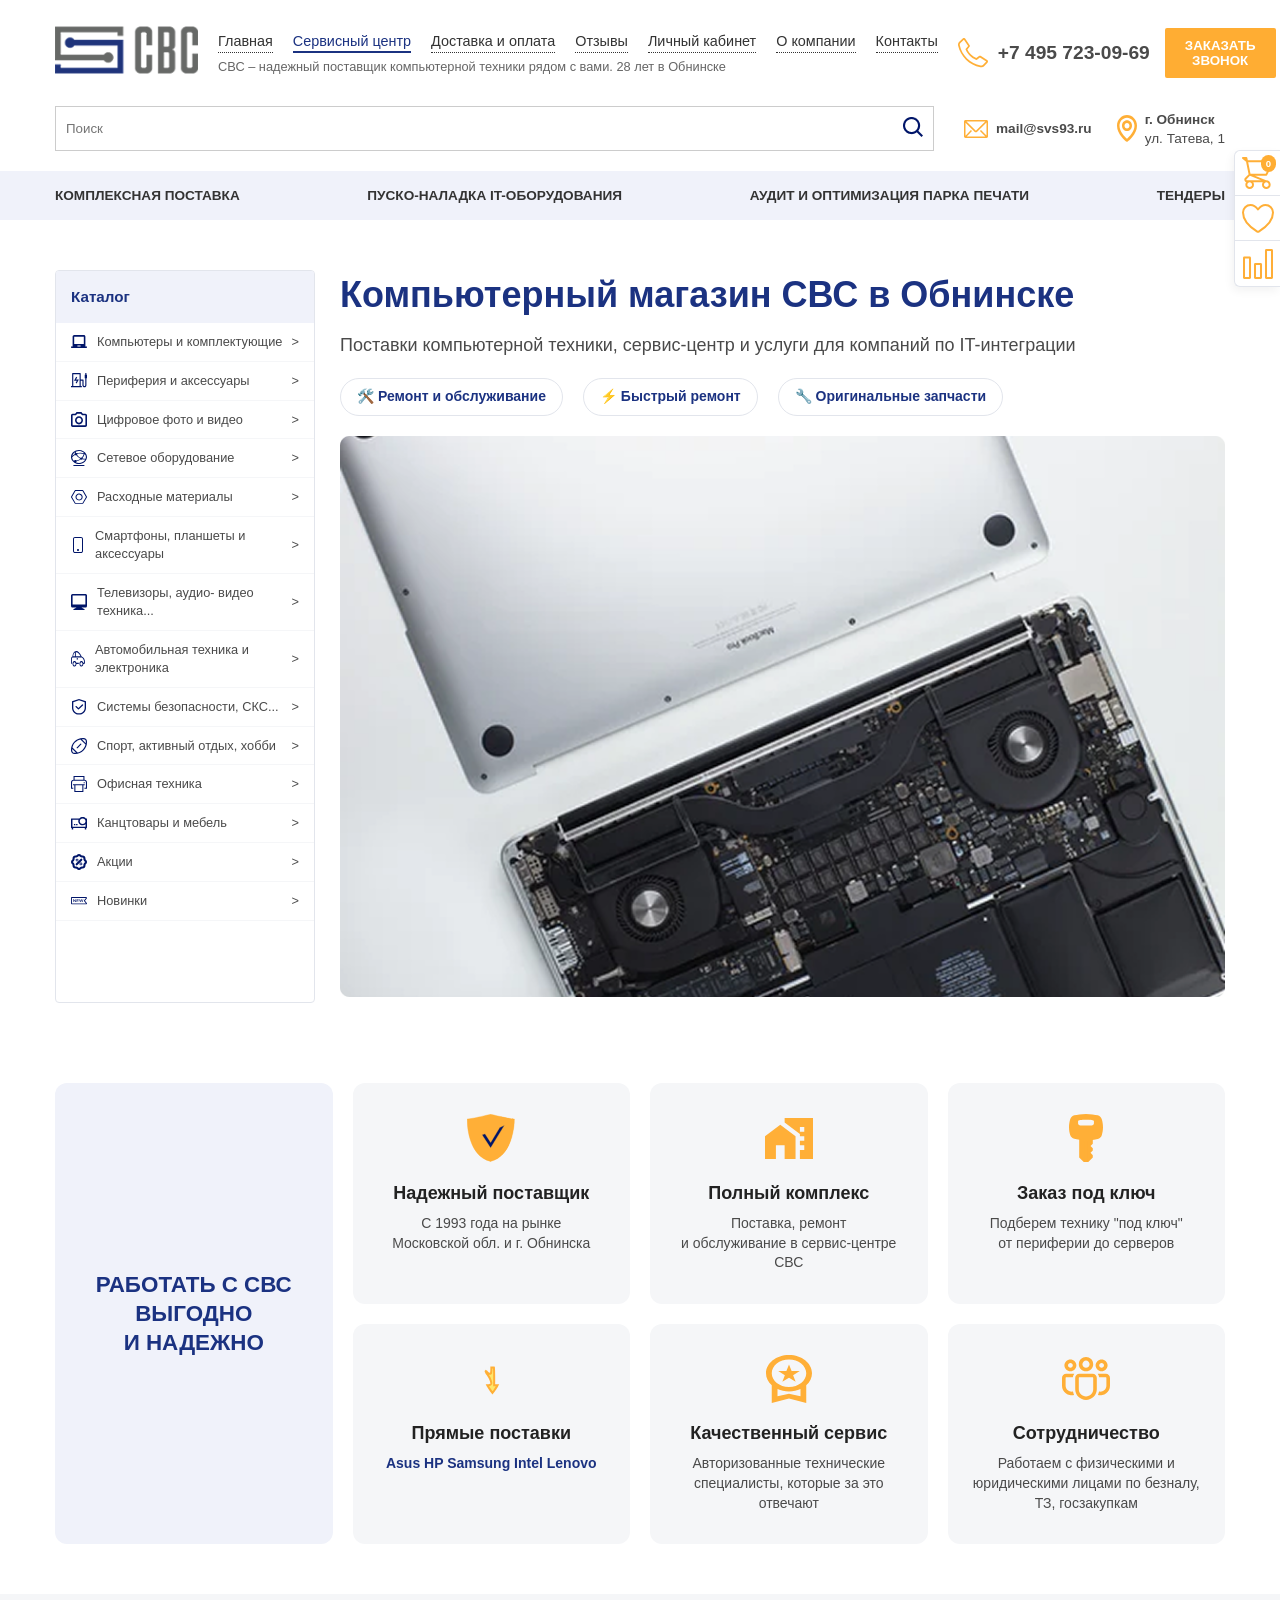
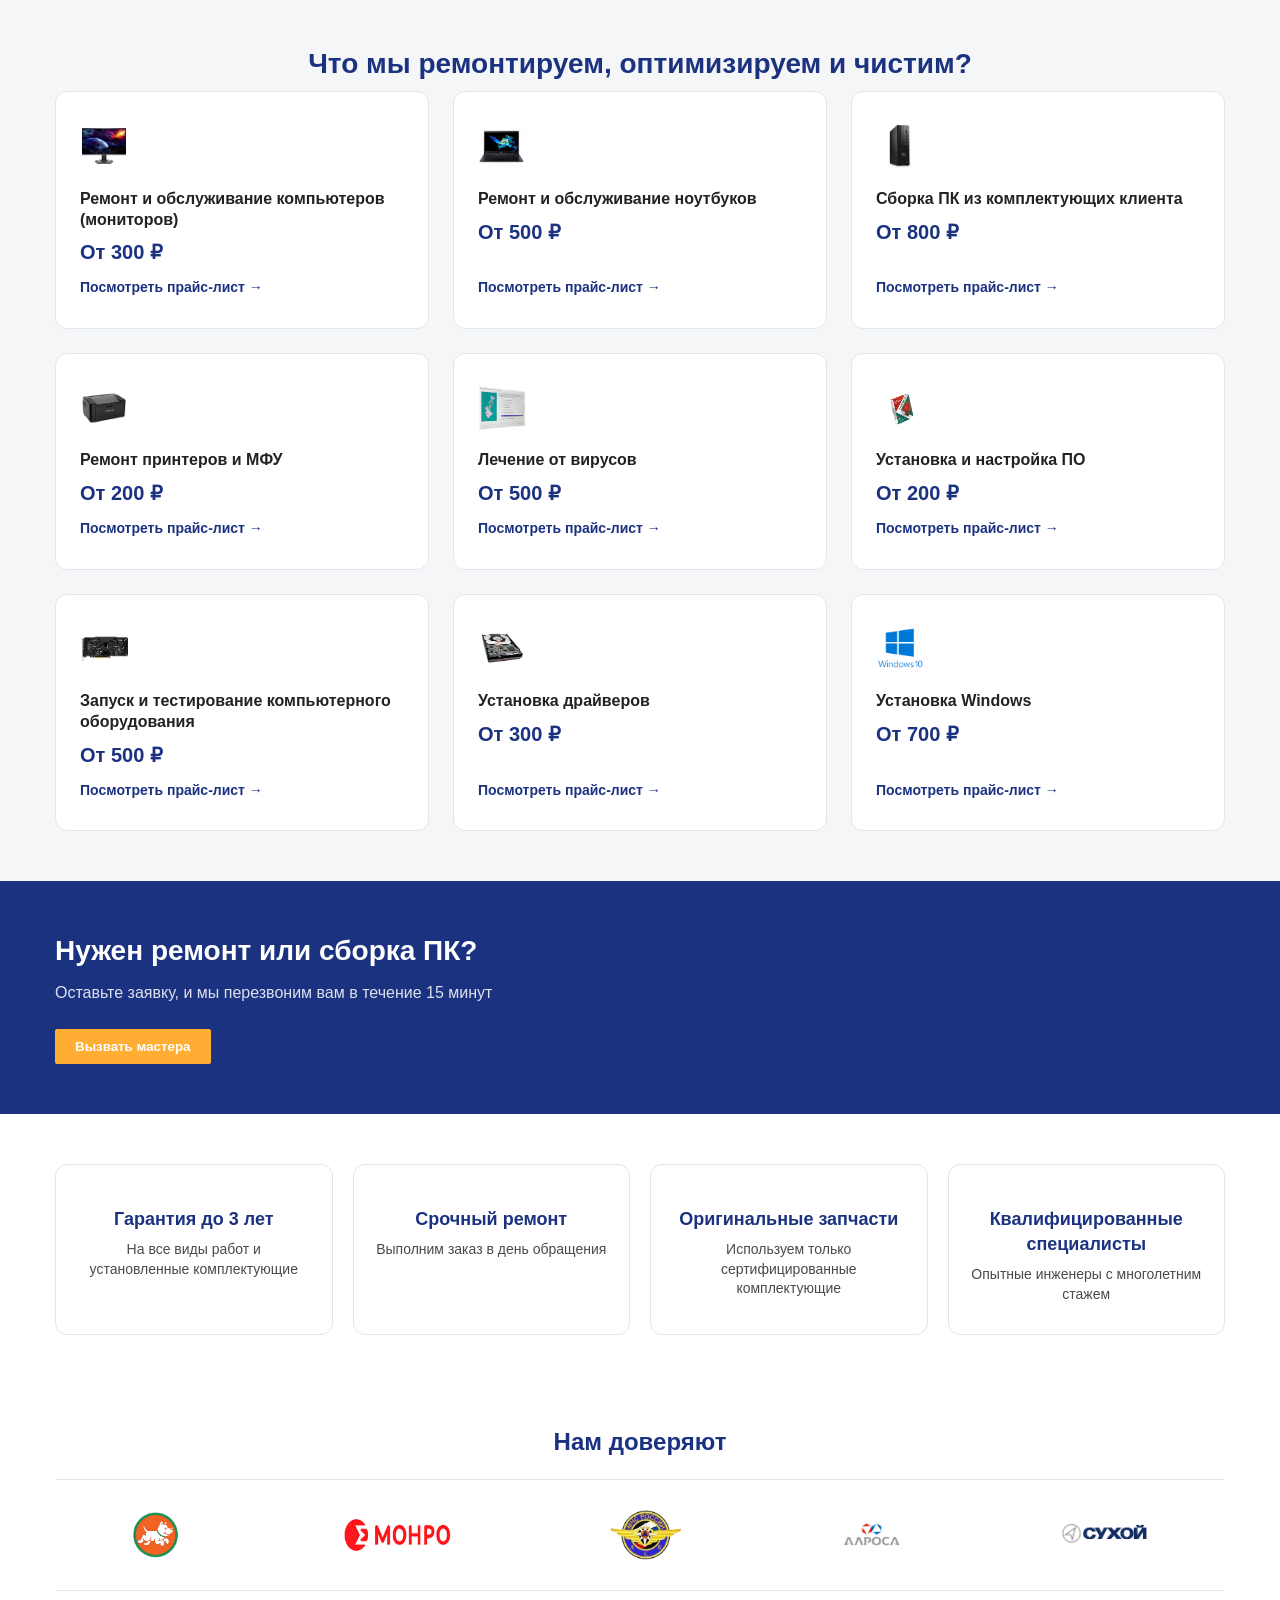
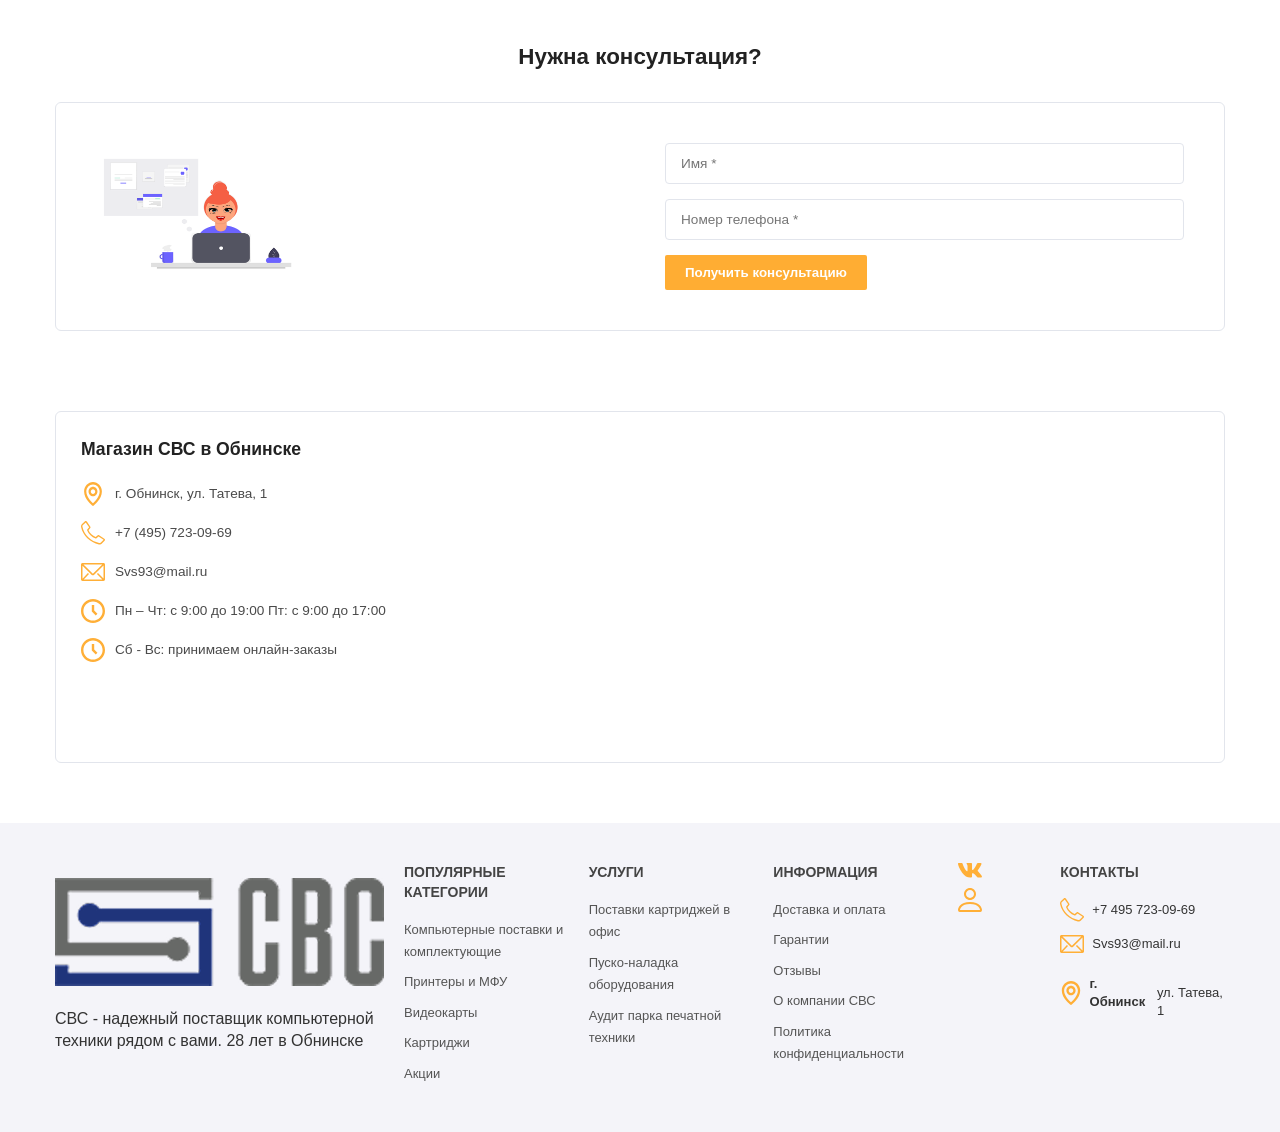
<file: pages/service.html>
<!DOCTYPE html>
<html lang="ru">
<head>
    <meta charset="UTF-8">
    <meta name="viewport" content="width=device-width, initial-scale=1.0">
    <link rel="stylesheet" href="service.css">
    <title>Сервисный центр СВС</title>
</head>
<body>

    <div class="side-widget">
        <div class="side-widget-item"><img src="../icons/cart.svg" alt="Корзина"><span class="side-widget-badge">0</span></div>
        <div class="side-widget-item"><img src="../icons/heart.svg" alt="Избранное"></div>
        <div class="side-widget-item"><img src="../icons/rating.svg" alt="Сравнение"></div>
    </div>

    <header class="site-header">
        <div class="container">
            <div class="header-top-row">
                <div class="logo-area">
                    <img src="../img/logo.png" alt="СВС" class="header-logo">
                </div>
                <div class="header-center-block">
                    <nav class="top-menu">
                        <a href="../index.html">Главная</a>
                        <a href="service.html" class="active">Сервисный центр</a>
                        <a href="#">Доставка и оплата</a>
                        <a href="#">Отзывы</a>
                        <a href="#">Личный кабинет</a>
                        <a href="#">О компании</a>
                        <a href="#">Контакты</a>
                    </nav>
                    <div class="slogan">СВС – надежный поставщик компьютерной техники рядом с вами. 28 лет в Обнинске</div>
                </div>
                <div class="header-contacts-right">
                    <div class="phone-block">
                        <img src="../icons/phone.svg" alt="Телефон" class="phone-icon">
                        <span class="phone-number">+7 495 723-09-69</span>
                    </div>
                    <button class="btn-orange-call">ЗАКАЗАТЬ ЗВОНОК</button>
                </div>
            </div>
            <div class="header-middle-row">
                <div class="search-box">
                    <input type="text" placeholder="Поиск">
                    <button class="search-btn"><img src="../icons/search.png" alt="Поиск"></button>
                </div>
                <div class="info-contacts">
                    <div class="info-item">
                        <img src="../icons/mail.svg" alt="Email" class="info-icon">
                        <span><b>mail@svs93.ru</b></span>
                    </div>
                    <div class="info-item">
                        <img src="../icons/geo.svg" alt="Адрес" class="info-icon">
                        <span><b>г. Обнинск</b><br>ул. Татева, 1</span>
                    </div>
                </div>
            </div>
        </div>
        <nav class="header-bottom-nav">
            <div class="container nav-links">
                <a href="office.html">КОМПЛЕКСНАЯ ПОСТАВКА</a>
                <a href="#">ПУСКО-НАЛАДКА IT-ОБОРУДОВАНИЯ</a>
                <a href="#">АУДИТ И ОПТИМИЗАЦИЯ ПАРКА ПЕЧАТИ</a>
                <a href="#">ТЕНДЕРЫ</a>
            </div>
        </nav>
    </header>

    <main>
        <!-- ===== ГЕРОЙ-СЕКЦИЯ С КАТАЛОГОМ ===== -->
        <section class="hero-section">
            <div class="container hero-section-inner">
                <aside class="catalog-menu">
                    <div class="catalog-header">Каталог</div>
                    <ul class="catalog-list">
                        <li class="catalog-item"><div class="catalog-item-left"><img src="../icons/pk.svg" class="catalog-icon"> Компьютеры и комплектующие</div><span>&gt;</span></li>
                        <li class="catalog-item"><div class="catalog-item-left"><img src="../icons/per.svg" class="catalog-icon"> Периферия и аксессуары</div><span>&gt;</span></li>
                        <li class="catalog-item"><div class="catalog-item-left"><img src="../icons/camera.svg" class="catalog-icon"> Цифровое фото и видео</div><span>&gt;</span></li>
                        <li class="catalog-item"><div class="catalog-item-left"><img src="../icons/provolka.svg" class="catalog-icon"> Сетевое оборудование</div><span>&gt;</span></li>
                        <li class="catalog-item"><div class="catalog-item-left"><img src="../icons/gaika.svg" class="catalog-icon"> Расходные материалы</div><span>&gt;</span></li>
                        <li class="catalog-item"><div class="catalog-item-left"><img src="../icons/mp.svg" class="catalog-icon"> Смартфоны, планшеты и аксессуары</div><span>&gt;</span></li>
                        <li class="catalog-item"><div class="catalog-item-left"><img src="../icons/monitor.svg" class="catalog-icon"> Телевизоры, аудио- видео техника...</div><span>&gt;</span></li>
                        <li class="catalog-item"><div class="catalog-item-left"><img src="../icons/auto.svg" class="catalog-icon"> Автомобильная техника и электроника</div><span>&gt;</span></li>
                        <li class="catalog-item"><div class="catalog-item-left"><img src="../icons/shield.svg" class="catalog-icon"> Системы безопасности, СКС...</div><span>&gt;</span></li>
                        <li class="catalog-item"><div class="catalog-item-left"><img src="../icons/sport.svg" class="catalog-icon"> Спорт, активный отдых, хобби</div><span>&gt;</span></li>
                        <li class="catalog-item"><div class="catalog-item-left"><img src="../icons/printer.svg" class="catalog-icon"> Офисная техника</div><span>&gt;</span></li>
                        <li class="catalog-item"><div class="catalog-item-left"><img src="../icons/cam.svg" class="catalog-icon"> Канцтовары и мебель</div><span>&gt;</span></li>
                        <li class="catalog-item"><div class="catalog-item-left"><img src="../icons/actions.svg" class="catalog-icon"> Акции</div><span>&gt;</span></li>
                        <li class="catalog-item"><div class="catalog-item-left"><img src="../icons/new.svg" class="catalog-icon"> Новинки</div><span>&gt;</span></li>
                    </ul>
                </aside>

                <div class="service-hero-wrapper">
                    <div class="service-hero-content">
                        <h1>Компьютерный магазин СВС в Обнинске</h1>
                        <p>Поставки компьютерной техники, сервис-центр и услуги для компаний по IT-интеграции</p>
                        <div class="service-hero-features">
                            <span>🛠️ Ремонт и обслуживание</span>
                            <span>⚡ Быстрый ремонт</span>
                            <span>🔧 Оригинальные запчасти</span>
                        </div>
                    </div>
                    <div class="service-hero-image">
                        <img src="../img/service-hero.png" alt="Сервисный центр СВС">
                    </div>
                </div>
            </div>
        </section>

        <!-- ===== ПРЕИМУЩЕСТВА (benefits-grid) ===== -->
        <section class="benefits-section">
            <div class="container">
                <div class="benefits-grid">
                    <div class="benefit-card span-2-rows">
                        Работать с СВС<br>ВЫГОДНО<br>И НАДЕЖНО
                    </div>

                    <div class="benefit-card">
                        <div class="benefit-icon">
                            <img src="../icons/shield2.svg" alt="Надежный поставщик">
                        </div>
                        <h4>Надежный поставщик</h4>
                        <p>С 1993 года на рынке<br>Московской обл. и г. Обнинска</p>
                    </div>

                    <div class="benefit-card">
                        <div class="benefit-icon">
                            <img src="../icons/house.svg" alt="Полный комплекс">
                        </div>
                        <h4>Полный комплекс</h4>
                        <p>Поставка, ремонт<br>и обслуживание в сервис-центре СВС</p>
                    </div>

                    <div class="benefit-card">
                        <div class="benefit-icon">
                            <img src="../icons/key.svg" alt="Заказ под ключ">
                        </div>
                        <h4>Заказ под ключ</h4>
                        <p>Подберем технику "под ключ"<br>от периферии до серверов</p>
                    </div>

                    <div class="benefit-card">
                        <div class="benefit-icon">
                            <img src="../icons/del.svg" alt="Прямые поставки">
                        </div>
                        <h4>Прямые поставки</h4>
                        <div class="brands-logos">Asus HP Samsung Intel Lenovo</div>
                    </div>

                    <div class="benefit-card">
                        <div class="benefit-icon">
                            <img src="../icons/medal.svg" alt="Качественный сервис">
                        </div>
                        <h4>Качественный сервис</h4>
                        <p>Авторизованные технические специалисты, которые за это отвечают</p>
                    </div>

                    <div class="benefit-card">
                        <div class="benefit-icon">
                            <img src="../icons/peoples.svg" alt="Сотрудничество">
                        </div>
                        <h4>Сотрудничество</h4>
                        <p>Работаем с физическими и юридическими лицами по безналу, ТЗ, госзакупкам</p>
                    </div>
                </div>
            </div>
        </section>

        <!-- ===== ЧТО МЫ РЕМОНТИРУЕМ ===== -->
        <section class="service-repair-list">
            <div class="container">
                <h2 class="section-title">Что мы ремонтируем, оптимизируем и чистим?</h2>
                <div class="repair-grid">
                    <div class="repair-card">
                        <div class="repair-icon"><img src="../img/image 16.png" alt="Ремонт компьютеров"></div>
                        <h3>Ремонт и обслуживание компьютеров (мониторов)</h3>
                        <p class="repair-price">От 300 ₽</p>
                        <a href="#" class="repair-link">Посмотреть прайс-лист →</a>
                    </div>
                    <div class="repair-card">
                        <div class="repair-icon"><img src="../img/image 15.png" alt="Ремонт ноутбуков"></div>
                        <h3>Ремонт и обслуживание ноутбуков</h3>
                        <p class="repair-price">От 500 ₽</p>
                        <a href="#" class="repair-link">Посмотреть прайс-лист →</a>
                    </div>
                    <div class="repair-card">
                        <div class="repair-icon"><img src="../img/image 15 (1).png" alt="Сборка ПК"></div>
                        <h3>Сборка ПК из комплектующих клиента</h3>
                        <p class="repair-price">От 800 ₽</p>
                        <a href="#" class="repair-link">Посмотреть прайс-лист →</a>
                    </div>
                    <div class="repair-card">
                        <div class="repair-icon"><img src="../img/image 15 (2).png" alt="Ремонт принтеров"></div>
                        <h3>Ремонт принтеров и МФУ</h3>
                        <p class="repair-price">От 200 ₽</p>
                        <a href="#" class="repair-link">Посмотреть прайс-лист →</a>
                    </div>
                    <div class="repair-card">
                        <div class="repair-icon"><img src="../img/image 52.png" alt="Лечение от вирусов"></div>
                        <h3>Лечение от вирусов</h3>
                        <p class="repair-price">От 500 ₽</p>
                        <a href="#" class="repair-link">Посмотреть прайс-лист →</a>
                    </div>
                    <div class="repair-card">
                        <div class="repair-icon"><img src="../img/image 51.png" alt="Установка ПО"></div>
                        <h3>Установка и настройка ПО</h3>
                        <p class="repair-price">От 200 ₽</p>
                        <a href="#" class="repair-link">Посмотреть прайс-лист →</a>
                    </div>
                    <div class="repair-card">
                        <div class="repair-icon"><img src="../img/image 15 (3).png" alt="Тестирование оборудования"></div>
                        <h3>Запуск и тестирование компьютерного оборудования</h3>
                        <p class="repair-price">От 500 ₽</p>
                        <a href="#" class="repair-link">Посмотреть прайс-лист →</a>
                    </div>
                    <div class="repair-card">
                        <div class="repair-icon"><img src="../img/image 54.png" alt="Установка драйверов"></div>
                        <h3>Установка драйверов</h3>
                        <p class="repair-price">От 300 ₽</p>
                        <a href="#" class="repair-link">Посмотреть прайс-лист →</a>
                    </div>
                    <div class="repair-card">
                        <div class="repair-icon"><img src="../img/image 56.png" alt="Установка Windows"></div>
                        <h3>Установка Windows</h3>
                        <p class="repair-price">От 700 ₽</p>
                        <a href="#" class="repair-link">Посмотреть прайс-лист →</a>
                    </div>
                </div>
            </div>
        </section>


        <!-- ===== ВЫЗОВ МАСТЕРА ===== -->
        <section class="service-call">
            <div class="container service-call-inner">
                <div class="service-call-content">
                    <h2>Нужен ремонт или сборка ПК?</h2>
                    <p>Оставьте заявку, и мы перезвоним вам в течение 15 минут</p>
                    <button class="btn-orange">Вызвать мастера</button>
                </div>
                
            </div>
        </section>

        <!-- ===== ГАРАНТИИ ===== -->
        <section class="service-guarantees">
            <div class="container">
                <div class="service-guarantees-grid">
                    <div class="guarantee-card">
                        <div class="guarantee-icon"></div>
                        <h3>Гарантия до 3 лет</h3>
                        <p>На все виды работ и установленные комплектующие</p>
                    </div>
                    <div class="guarantee-card">
                        <div class="guarantee-icon"></div>
                        <h3>Срочный ремонт</h3>
                        <p>Выполним заказ в день обращения</p>
                    </div>
                    <div class="guarantee-card">
                        <div class="guarantee-icon"></div>
                        <h3>Оригинальные запчасти</h3>
                        <p>Используем только сертифицированные комплектующие</p>
                    </div>
                    <div class="guarantee-card">
                        <div class="guarantee-icon"></div>
                        <h3>Квалифицированные специалисты</h3>
                        <p>Опытные инженеры с многолетним стажем</p>
                    </div>
                </div>
            </div>
        </section>

        <!-- ===== БЛОК "НАМ ДОВЕРЯЮТ" ===== -->
        <section class="trust-section">
            <div class="container">
                <h3>Нам доверяют</h3>
                <div class="trust-line">
                    <img src="../img/c1.png" alt=""><img src="../img/c2.png" alt=""><img src="../img/c3.png" alt=""><img src="../img/c4.png" alt=""><img src="../img/c5.png" alt="">
                </div>
            </div>
        </section>

        <!-- ===== ФОРМА ОБРАТНОЙ СВЯЗИ ===== -->
        <section class="feedback-section">
            <div class="container">
                <div class="feedback-header">
                    <h2>Нужна консультация?</h2>
                </div>
                <div class="feedback-box">
                    <div class="feedback-ill"><img src="../img/sup.png" alt="support"></div>
                    <form>
                        <div class="form-group"><input type="text" placeholder="Имя *"></div>
                        <div class="form-group"><input type="tel" placeholder="Номер телефона *"></div>
                        <button type="button" class="btn-orange">Получить консультацию</button>
                    </form>
                </div>
            </div>
        </section>

        <!-- ===== КАРТА И КОНТАКТЫ ===== -->
        <section class="map-section">
            <div class="container">
                <div class="map-wrapper">
                    <div class="map-info">
                        <h3>Магазин СВС в Обнинске</h3>
                        <ul class="map-list">
                            <li><img src="../icons/geo.svg" alt="Адрес"> г. Обнинск, ул. Татева, 1</li>
                            <li><img src="../icons/phone.svg" alt="Телефон"> +7 (495) 723-09-69</li>
                            <li><img src="../icons/mail.svg" alt="Email"> Svs93@mail.ru</li>
                            <li><img src="../icons/clock.svg" alt="Часы"> Пн – Чт: с 9:00 до 19:00 Пт: с 9:00 до 17:00</li>
                            <li><img src="../icons/clock.svg" alt="Часы"> Сб - Вс: принимаем онлайн-заказы</li>
                        </ul>
                    </div>
                    <div class="map-frame">
                        <iframe src="https://yandex.ru/map-widget/v1/?um=constructor%3A..." width="100%" height="100%" frameborder="0"></iframe>
                    </div>
                </div>
            </div>
        </section>
    </main>

    <!-- ===== ПОДВАЛ ===== -->
    <footer class="site-footer">
        <div class="container footer-grid">
            <div class="footer-col">
                <img src="../img/logo.png" alt="СВС" class="footer-logo">
                <p>СВС - надежный поставщик компьютерной техники рядом с вами. 28 лет в Обнинске</p>
            </div>
            <div class="footer-col">
                <h5>ПОПУЛЯРНЫЕ КАТЕГОРИИ</h5>
                <ul>
                    <li><a href="#">Компьютерные поставки и комплектующие</a></li>
                    <li><a href="#">Принтеры и МФУ</a></li>
                    <li><a href="#">Видеокарты</a></li>
                    <li><a href="#">Картриджи</a></li>
                    <li><a href="#">Акции</a></li>
                </ul>
            </div>
            <div class="footer-col">
                <h5>УСЛУГИ</h5>
                <ul>
                    <li><a href="#">Поставки картриджей в офис</a></li>
                    <li><a href="#">Пуско-наладка оборудования</a></li>
                    <li><a href="#">Аудит парка печатной техники</a></li>
                </ul>
            </div>
            <div class="footer-col">
                <h5>ИНФОРМАЦИЯ</h5>
                <ul>
                    <li><a href="#">Доставка и оплата</a></li>
                    <li><a href="#">Гарантии</a></li>
                    <li><a href="#">Отзывы</a></li>
                    <li><a href="#">О компании СВС</a></li>
                    <li><a href="#">Политика конфиденциальности</a></li>
                </ul>
            </div>
            <div class="footer-col footer-social">
                <img src="../icons/vk.svg" alt="VK">
                <img src="../icons/us.svg" alt="User">
            </div>
            <div class="footer-col footer-contacts">
                <h5>КОНТАКТЫ</h5>
                <p><img src="../icons/phone.svg" alt="тел"> +7 495 723-09-69</p>
                <p><img src="../icons/mail.svg" alt="почта"> Svs93@mail.ru</p>
                <p><img src="../icons/geo.svg" alt="адрес"> <b>г. Обнинск</b><br>ул. Татева, 1</p>
            </div>
        </div>
    </footer>

</body>
</html>
</file>
<file: css/style.css>
/* --- БАЗОВЫЕ ПЕРЕМЕННЫЕ И СБРОС --- */
:root {
    --cbc-navy: #1b3281;
    --cbc-orange: #ffad33;
    --cbc-orange-hover: #fa9c15;
    --cbc-dark: #222222;
    --cbc-text: #4a4a4a;
    --cbc-gray-light: #f5f6f8;
    --cbc-lavender: #f0f2fa;
    --cbc-border: #e2e5ec;
    --font-main: 'Segoe UI', Tahoma, Geneva, Verdana, sans-serif;
}

* {
    box-sizing: border-box;
    margin: 0;
    padding: 0;
    font-family: var(--font-main);
}

body {
    color: var(--cbc-text);
    background-color: #ffffff;
    line-height: 1.4;
}

a {
    text-decoration: none;
    color: inherit;
}

.container {
    max-width: 1200px;
    margin: 0 auto;
    padding: 0 15px;
}

/* --- ПРАВЫЙ ПЛАВАЮЩИЙ ВИДЖЕТ --- */
.side-widget {
    position: fixed;
    right: 0;
    top: 150px;
    background: #fff;
    border: 1px solid var(--cbc-border);
    border-right: none;
    border-radius: 6px 0 0 6px;
    box-shadow: -2px 4px 10px rgba(0, 0, 0, 0.05);
    z-index: 100;
}

.side-widget-item {
    width: 45px;
    height: 45px;
    display: flex;
    align-items: center;
    justify-content: center;
    border-bottom: 1px solid var(--cbc-border);
    font-size: 1.2rem;
    color: var(--cbc-navy);
    cursor: pointer;
    position: relative;
}

.side-widget-item:last-child {
    border-bottom: none;
}

.side-widget-badge {
    position: absolute;
    top: 4px;
    right: 4px;
    background: var(--cbc-orange);
    color: #fff;
    font-size: 0.6rem;
    padding: 2px 5px;
    border-radius: 10px;
    font-weight: bold;
}

/* --- ШАПКА САЙТА --- */
.site-header {
    width: 100%;
    padding: 20px 0;
    background: #fff;
}

.header-top-row {
    display: flex;
    justify-content: space-between; /* Распределяет блоки по всей ширине */
    align-items: center;            /* Выравнивает их по вертикали по центру */
    gap: 20px;                      /* Небольшой отступ между блоками */
}

.header-logo {
    height: 60px;
    width: auto;
}

.top-menu {
    display: flex;
    gap: 20px;
    margin-bottom: 5px;
}

.top-menu a {
    white-space: nowrap;
    font-size: 0.9rem;
    color: #333;
    text-decoration: none;
    border-bottom: 1px dotted #333;
}

.slogan {
    font-size: 0.8rem;
    color: #666;
}

.header-contacts-right {
    display: flex;
    align-items: center;
    gap: 15px;
}
.phone-block {
    display: flex;
    align-items: center;
    gap: 10px;
}
.phone-number {
    white-space: nowrap;
    font-weight: bold;
    font-size: 1.2rem;
}

.btn-orange-call {
    background: #ffad33;
    color: white;
    border: none;
    padding: 10px 20px;
    font-weight: bold;
    cursor: pointer;
    border-radius: 2px;
}
.btn-orange {
    background: #ffad33;
    color: white;
    border: none;
    padding: 10px 20px;
    font-weight: bold;
    cursor: pointer;
    border-radius: 2px;
}

.header-middle-row {
    display: flex;
    align-items: center;
    justify-content: space-between;
    margin-top: 20px;
    gap: 30px;
}

.search-box {
    flex: 1;
    display: flex;
    border: 1px solid #ccc;
}

.search-box input {
    flex: 1;
    padding: 10px;
    border: none;
    outline: none;
}

.search-btn {
    padding: 10px;
    background: none;
    border: none;
    cursor: pointer;
}

.info-contacts {
    display: flex;
    gap: 25px;
    font-size: 0.85rem;
}

.info-item {
    display: flex;
    align-items: center;
    gap: 8px;
}

.info-icon {
    font-size: 1.2rem;
}

.header-bottom-nav {
    background: #f0f2fa;
    margin-top: 20px;
    padding: 15px 0;
}

.nav-links {
    display: flex;
    justify-content: space-between;
    font-weight: bold;
    font-size: 0.85rem;
}

.nav-links a {
    color: #333;
    text-decoration: none;
}

/* --- ГЕРОЙ-СЕКЦИЯ (Каталог + Слайдер) --- */
.hero-section {
    display: grid;
    grid-template-columns: 260px 1fr;
    gap: 25px;
    padding: 30px 0;
}

.catalog-menu {
    border: 1px solid var(--cbc-border);
    border-radius: 4px;
    background: #fff;
}

.catalog-header {
    background: var(--cbc-lavender);
    padding: 15px;
    font-weight: 700;
    color: var(--cbc-navy);
    font-size: 0.95rem;
}

.catalog-list {
    list-style: none;
}

.catalog-item {
    display: flex;
    justify-content: space-between;
    align-items: center;
    padding: 10px 15px;
    border-bottom: 1px solid var(--cbc-gray-light);
    font-size: 0.8rem;
    cursor: pointer;
}

.catalog-item:hover {
    background: var(--cbc-gray-light);
    color: var(--cbc-navy);
}

.catalog-item-left {
    display: flex;
    align-items: center;
    gap: 10px;
}

.catalog-icon {
    color: var(--cbc-navy);
    font-size: 1rem;
    width: 16px;
    text-align: center;
}

.hero-slider-wrapper {
    display: flex;
    flex-direction: column;
    position: relative;
}

.hero-slider-text {
    margin-bottom: 20px;
}

.hero-slider-text h3 {
    color: var(--cbc-orange);
    font-size: 0.9rem;
    font-weight: 700;
    margin-bottom: 5px;
}

.hero-slider-text h1 {
    color: var(--cbc-navy);
    font-size: 1.6rem;
    font-weight: 700;
    line-height: 1.2;
}

.hero-slider-image {
    background: url(../img/image\ 4.png);
    border-radius: 4px;
    flex-grow: 1;
    position: relative;
    display: flex;
    flex-direction: column;
    align-items: flex-end;
    justify-content: center;
    padding: 40px;
    color: #fff;
    text-align: right;
    overflow: hidden;
}

.hero-slider-image::before {
    background: url(../img/image\ 3.png);
    font-size: 8rem;
    position: absolute;
    left: 20px;
    top: 20px;
    opacity: 0.3;
}

.slider-overlay-text {
    font-size: 1.4rem;
    font-weight: 700;
    margin-bottom: 20px;
    max-width: 300px;
    z-index: 2;
    line-height: 1.2;
}

.slider-controls {
    position: absolute;
    bottom: 20px;
    left: 50%;
    transform: translateX(-50%);
    display: flex;
    gap: 8px;
    z-index: 2;
}

.dot {
    width: 8px;
    height: 8px;
    border-radius: 50%;
    border: 1px solid #fff;
}

.dot.active {
    background: #fff;
}

.bracket-bottom-right::after {
    content: '';
    position: absolute;
    bottom: -8px;
    right: -8px;
    width: 30px;
    height: 30px;
    border-bottom: 3px solid var(--cbc-navy);
    border-right: 3px solid var(--cbc-navy);
    pointer-events: none;
}

/* --- ПРЕИМУЩЕСТВА --- */
.benefits-grid {
    display: grid;
    grid-template-columns: 1.2fr repeat(3, 1fr);
    gap: 15px;
    margin: 20px 0 40px;
}

.benefit-card {
    border: 1px solid var(--cbc-border);
    border-radius: 4px;
    padding: 25px 20px;
    text-align: center;
    background: #fff;
}

.benefit-card.span-2-rows {
    grid-row: span 2;
    background: var(--cbc-lavender);
    border: none;
    display: flex;
    align-items: center;
    justify-content: center;
    color: var(--cbc-navy);
    font-size: 1.4rem;
    font-weight: 700;
    text-transform: uppercase;
    line-height: 1.3;
}

.benefit-icon {
    font-size: 2rem;
    color: var(--cbc-orange);
    margin-bottom: 10px;
}

.benefit-card h4 {
    color: var(--cbc-dark);
    font-size: 0.9rem;
    margin-bottom: 5px;
}

.benefit-card p {
    font-size: 0.75rem;
    color: var(--cbc-text);
    line-height: 1.3;
}

.brands-logos {
    display: flex;
    justify-content: center;
    gap: 10px;
    margin-top: 10px;
    color: var(--cbc-navy);
    font-weight: bold;
    font-size: 0.8rem;
}

/* --- СИСТЕМНЫЕ СИННИЕ УГОЛКИ --- */
.bracket-wrapper {
    position: relative;
    padding: 15px 0;
    margin: 30px 0;
}

.bracket-wrapper::before {
    content: '';
    position: absolute;
    top: 0;
    left: 0;
    width: 40px;
    height: 40px;
    border-top: 3px solid var(--cbc-navy);
    border-left: 3px solid var(--cbc-navy);
    pointer-events: none;
}

.bracket-wrapper::after {
    content: '';
    position: absolute;
    bottom: 0;
    right: 0;
    width: 40px;
    height: 40px;
    border-bottom: 3px solid var(--cbc-navy);
    border-right: 3px solid var(--cbc-navy);
    pointer-events: none;
}

/* --- ПАРНЫЕ БАННЕРЫ --- */
.twin-banners {
    display: grid;
    grid-template-columns: 1fr 1fr;
    gap: 20px;
}

.twin-card {
    background: var(--cbc-lavender);
    padding: 35px 30px;
    border-radius: 4px;
    display: flex;
    justify-content: space-between;
    align-items: center;
}

.twin-info {
    max-width: 60%;
}

.twin-info h3 {
    color: var(--cbc-navy);
    font-size: 1.1rem;
    margin-bottom: 10px;
    line-height: 1.3;
}

.twin-info p {
    font-size: 0.8rem;
    margin-bottom: 20px;
}

.twin-icon {
    font-size: 4rem;
}

/* --- ГОСЗАКУПКИ --- */
.gov-banner {
    background: var(--cbc-lavender);
    padding: 25px 30px;
    border-radius: 4px;
    margin: 40px 0;
}

.gov-header {
    display: flex;
    justify-content: space-between;
    align-items: center;
    margin-bottom: 25px;
}

.gov-header h3 {
    font-size: 30px;
    color: #4A4D4A;
}

.gov-header a {
    font-size: 0.8rem;
    color: var(--cbc-navy);
    font-weight: 700;
}

.gov-logos {
    display: flex;
    justify-content: space-between;
    align-items: center;
    color: var(--cbc-navy);
    font-weight: bold;
    font-size: 0.8rem;
    text-align: center;
}

/* --- ПЛИТКА КАТЕГОРИЙ --- */
.category-grid {
    display: grid;
    grid-template-columns: repeat(4, 1fr);
    gap: 15px;
    margin: 40px 0;
}

.cat-box {
    border: 1px solid var(--cbc-border);
    border-radius: 4px;
    padding: 15px;
    min-height: 130px;
    display: flex;
    flex-direction: column;
    justify-content: space-between;
    position: relative;
    transition: 0.2s;
}

.cat-box:hover {
    box-shadow: 0 4px 12px rgba(0, 0, 0, 0.05);
    border-color: #d0d5e0;
}

.cat-img {
    text-align: center;
    font-size: 2.5rem;
    margin-top: 10px;
}

.cat-title {
    font-size: 0.8rem;
    font-weight: 700;
    color: var(--cbc-dark);
}

.cat-arrow {
    position: absolute;
    bottom: 15px;
    right: 15px;
    color: #a0a0a0;
    font-size: 0.8rem;
}

.cat-box.title-box {
    background: var(--cbc-lavender);
    border: none;
    justify-content: center;
    align-items: center;
}

.cat-box.title-box h3 {
    color: var(--cbc-navy);
    font-size: 1.2rem;
    text-align: center;
}

.cat-box.action-box {
    background: var(--cbc-orange);
    border: none;
    justify-content: center;
    align-items: center;
    color: #fff;
    font-weight: 700;
    font-size: 1rem;
    cursor: pointer;
}

/* --- СЕРВИСНЫЙ ЦЕНТР --- */
.service-banner {
    padding: 30px 40px;
    border: 1px solid var(--cbc-border);
    border-radius: 4px;
    display: flex;
    justify-content: space-between;
    align-items: center;
    margin: 40px 0;
}

.service-banner h3 {
    font-size: 1.1rem;
    color: var(--cbc-dark);
    margin-bottom: 5px;
}

.service-banner p {
    font-size: 0.85rem;
    color: var(--cbc-text);
    margin-bottom: 20px;
}

.btn-outline {
    background: transparent;
    border: 1px solid var(--cbc-navy);
    color: var(--cbc-navy);
    padding: 10px 20px;
    border-radius: 4px;
    font-weight: 700;
    font-size: 0.75rem;
    cursor: pointer;
    text-transform: uppercase;
}

/* --- ДОВЕРИЕ --- */
.trust-section {
    margin: 40px 0;
    text-align: center;
    position: relative;
}

.trust-line {
    border: 1px solid var(--cbc-border);
    border-left: none;
    border-right: none;
    padding: 30px 0;
    display: flex;
    justify-content: space-around;
    align-items: center;
    margin-top: 20px;
    position: relative;
}

.trust-line::before {
    content: '';
    position: absolute;
    top: -4px;
    left: 0;
    width: 8px;
    height: 8px;
    background: var(--cbc-border);
    border-radius: 50%;
}

.trust-line::after {
    content: '';
    position: absolute;
    bottom: -4px;
    right: 0;
    width: 8px;
    height: 8px;
    background: var(--cbc-border);
    border-radius: 50%;
}

.trust-logo {
    font-weight: bold;
    color: var(--cbc-text);
    font-size: 0.9rem;
}

/* --- ФОРМА ОБРАТНОЙ СВЯЗИ --- */
.feedback-section {
    margin: 60px 0;
}

.feedback-header {
    text-align: center;
    margin-bottom: 30px;
}

.feedback-header h2 {
    color: var(--cbc-dark);
    font-size: 1.4rem;
    margin-bottom: 5px;
}

.feedback-header p {
    font-size: 0.9rem;
    color: var(--cbc-text);
}

.feedback-box {
    border: 1px solid var(--cbc-border);
    border-radius: 6px;
    padding: 40px;
    display: grid;
    grid-template-columns: 1fr 1fr;
    gap: 50px;
    align-items: center;
}

.feedback-ill {
    text-align: center;
    font-size: 8rem;
}

.form-group {
    margin-bottom: 15px;
}

.form-group input,
.form-group textarea {
    width: 100%;
    padding: 12px 15px;
    border: 1px solid var(--cbc-border);
    border-radius: 4px;
    font-size: 0.85rem;
}

.checkbox-group {
    display: flex;
    align-items: flex-start;
    gap: 10px;
    font-size: 0.7rem;
    color: #888;
    margin-top: 15px;
}

/* --- КАРТА И КОНТАКТЫ --- */
.map-section {
    border: 1px solid var(--cbc-border);
    border-radius: 6px;
    padding: 25px;
    display: grid;
    grid-template-columns: 350px 1fr;
    gap: 30px;
    position: relative;
}

.map-section::before {
    content: '';
    position: absolute;
    top: -5px;
    left: 100px;
    width: 10px;
    height: 10px;
    background: var(--cbc-border);
    border-radius: 50%;
}

.map-info h3 {
    font-size: 1.1rem;
    color: var(--cbc-dark);
    margin-bottom: 20px;
    line-height: 1.3;
}

.map-list {
    list-style: none;
    font-size: 0.85rem;
    color: var(--cbc-text);
}

.map-list li {
    margin-bottom: 15px;
    display: flex;
    align-items: center;
    gap: 10px;
}

.map-list i {
    color: var(--cbc-orange);
    font-style: normal;
    font-size: 1.1rem;
}
.map-list img {
    width: 6%;
}

.map-placeholder {
    background: #e9ecef;
    border-radius: 4px;
    display: flex;
    align-items: center;
    justify-content: center;
    color: #aaa;
}

/* --- ПОДВАЛ --- */
/* Общие стили для подвала */
.site-footer {
    background-color: #f4f4f9; /* Светло-фиолетовый фон как на макете */
    padding: 40px 0;
    color: #333;
    font-family: sans-serif;
}

.footer-grid {
    display: grid;
    grid-template-columns: 1.5fr 1fr 1fr 1fr 0.5fr 1fr; /* Пропорции колонок */
    gap: 20px;
    align-items: start;
}

.footer-col h5 {
    font-size: 14px;
    margin-bottom: 15px;
    color: #444;
}

.footer-col ul {
    list-style: none;
    padding: 0;
}

.footer-col ul li {
    margin-bottom: 8px;
}

.footer-col a {
    text-decoration: none;
    color: #555;
    font-size: 13px;
}

/* Иконки соцсетей (столбец 5) */
.footer-social {
    display: flex;
    flex-direction: column;
    gap: 10px;
}

.footer-social img {
    width: 24px;
}

/* Контакты (столбец 6) */
.footer-contacts p {
    font-size: 13px;
    margin-bottom: 10px;
    display: flex;
    align-items: center;
    gap: 8px;
}
.footer-contacts img {
    width: 24px;
    height: 24px;
}
.payment-methods img {
    width: 24px;
    height: 24px;
    margin-right: 5px;
}

/* Адаптивность для планшетов */
@media (max-width: 992px) {
    .footer-grid {
        grid-template-columns: repeat(3, 1fr);
    }
}
/* =======================================================
   АДАПТИВ ДЛЯ МОБИЛЬНЫХ УСТРОЙСТВ (до 768px)
   ======================================================= */
@media (max-width: 768px) {
    /* --- Глобальные фиксы от скролла и для картинок --- */
    html, body {
        overflow-x: hidden;
        width: 100%;
    }
    img {
        max-width: 100%;
        height: auto;
    }

    /* --- 1. Правый плавающий виджет (Делаем нижним меню) --- */
    .side-widget {
        top: auto;
        bottom: 0;
        left: 0;
        width: 100%;
        display: flex;
        flex-direction: row;
        border-radius: 0;
        border: none;
        border-top: 1px solid var(--cbc-border);
    }
    .side-widget-item {
        width: 100%;
        height: 55px;
        border-bottom: none;
        border-right: 1px solid var(--cbc-border);
    }
    .side-widget-item:last-child {
        border-right: none;
    }
    body {
        padding-bottom: 55px; /* Чтобы контент не прятался под нижним меню */
    }

    /* --- 2. Шапка сайта --- */
    .header-top-row {
        flex-direction: column;
        align-items: center;
        text-align: center;
    }
    .top-menu {
        flex-wrap: wrap;
        justify-content: center;
    }
    .header-contacts-right {
        flex-direction: column;
        width: 100%;
    }
    .btn-orange-call, .btn-orange {
        width: 100%; /* Кнопки на всю ширину */
    }
    .header-middle-row {
        flex-direction: column;
        gap: 15px;
    }
    .search-box {
        width: 100%;
    }
    .info-contacts {
        flex-direction: column;
        align-items: flex-start;
        width: 100%;
    }
    .header-bottom-nav .nav-links {
        flex-wrap: wrap;
        justify-content: center;
        gap: 15px;
        text-align: center;
    }

    /* --- 3. Герой-секция (Каталог + Слайдер) --- */
    .hero-section {
        grid-template-columns: 1fr; /* Схлопываем в одну колонку */
        padding: 15px 0;
    }
    .hero-slider-image {
        display: none;
    }
    .hero-slider-image::before {
        font-size: 5rem; /* Уменьшаем фоновую цифру */
        left: 10px;
        top: 10px;
    }
    .hero-slider-text h1 {
        font-size: 1.3rem;
    }
    .slider-overlay-text {
        font-size: 1.1rem;
        margin-bottom: 30px;
    }

    /* --- 4. Преимущества --- */
    .benefits-grid {
        grid-template-columns: 1fr; /* Все карточки друг под другом */
        gap: 10px;
    }
    .benefit-card.span-2-rows {
        grid-row: auto; /* Отменяем объединение строк */
        padding: 20px;
        font-size: 1.1rem;
    }

    /* --- 5. Парные баннеры --- */
    .twin-banners {
        grid-template-columns: 1fr;
    }
    .twin-card {
        flex-direction: column;
        text-align: center;
        padding: 20px;
    }
    .twin-info {
        max-width: 100%;
    }

    /* --- 6. Госзакупки --- */
    .gov-banner {
        padding: 20px;
    }
    .gov-header {
        flex-direction: column;
        text-align: center;
        gap: 10px;
    }
    .gov-header h3 {
        font-size: 1.5rem;
    }
    .gov-logos {
        flex-wrap: wrap;
        justify-content: center;
        gap: 15px;
    }

    /* --- 7. Плитка категорий --- */
    .category-grid {
        /* На телефонах лучше показывать по 2 категории в ряд, чтобы сэкономить место */
        grid-template-columns: repeat(2, 1fr); 
        gap: 10px;
    }
    .cat-box {
        padding: 10px;
        min-height: 110px;
    }
    .cat-box.title-box h3 {
        font-size: 1rem;
    }

    /* --- 8. Сервисный центр --- */
    .service-banner {
        flex-direction: column;
        text-align: center;
        padding: 20px;
        gap: 15px;
    }
    .service-banner .btn-outline {
        width: 100%;
    }

    /* --- 9. Доверие (Бренды) --- */
    .trust-line {
        flex-wrap: wrap;
        gap: 15px;
        border: none; /* Убираем линии, они ломают мобилку */
        padding: 10px 0;
    }
    .trust-line::before, 
    .trust-line::after {
        display: none; /* Прячем точки, вылезающие за экран */
    }

    /* --- 10. Форма обратной связи --- */
    .feedback-box {
        grid-template-columns: 1fr;
        padding: 20px;
        gap: 20px;
    }
    .feedback-ill {
        display: none; /* Огромная иконка на телефоне не нужна */
    }

    /* --- 11. Карта и контакты --- */
    .map-section {
        grid-template-columns: 1fr;
        padding: 20px;
    }
    .map-section::before {
        display: none;
    }
    .map-placeholder {
        height: 250px;
    }

    /* --- 12. Подвал --- */
    .footer-grid {
        grid-template-columns: 1fr;
        text-align: center;
        gap: 25px;
    }
    .footer-col img {
        width: 40%;
    }
    .footer-social {
        flex-direction: row;
        justify-content: center;
    }
    .footer-social img {
        width: 20px;
    }
    .footer-contacts p {
        justify-content: center;
    }
    .footer-contacts img {
        width: 12px;
    }
    .payment-methods {
        display: flex;
        justify-content: center;
    }
}
</file>
<file: pages/office.css>
/* --- БАЗОВЫЕ ПЕРЕМЕННЫЕ И СБРОС --- */
:root {
    --cbc-navy: #1b3281;
    --cbc-orange: #ffad33;
    --cbc-orange-hover: #fa9c15;
    --cbc-dark: #222222;
    --cbc-text: #4a4a4a;
    --cbc-gray-light: #f5f6f8;
    --cbc-lavender: #f0f2fa;
    --cbc-border: #e2e5ec;
    --font-main: 'Segoe UI', Tahoma, Geneva, Verdana, sans-serif;
}

* {
    box-sizing: border-box;
    margin: 0;
    padding: 0;
    font-family: var(--font-main);
}

body {
    color: var(--cbc-text);
    background-color: #ffffff;
    line-height: 1.4;
}

a {
    text-decoration: none;
    color: inherit;
    transition: 0.2s;
}

.container {
    max-width: 1200px;
    margin: 0 auto;
    padding: 0 15px;
}

/* --- ПРАВЫЙ ПЛАВАЮЩИЙ ВИДЖЕТ --- */
.side-widget {
    position: fixed;
    right: 0;
    top: 150px;
    background: #fff;
    border: 1px solid var(--cbc-border);
    border-right: none;
    border-radius: 6px 0 0 6px;
    box-shadow: -2px 4px 10px rgba(0, 0, 0, 0.05);
    z-index: 100;
}

.side-widget-item {
    width: 45px;
    height: 45px;
    display: flex;
    align-items: center;
    justify-content: center;
    border-bottom: 1px solid var(--cbc-border);
    font-size: 1.2rem;
    color: var(--cbc-navy);
    cursor: pointer;
    position: relative;
    transition: 0.2s;
}

.side-widget-item:last-child {
    border-bottom: none;
}

.side-widget-item:hover {
    background: var(--cbc-lavender);
    color: var(--cbc-orange);
}

.side-widget-badge {
    position: absolute;
    top: 4px;
    right: 4px;
    background: var(--cbc-orange);
    color: #fff;
    font-size: 0.6rem;
    padding: 2px 5px;
    border-radius: 10px;
    font-weight: bold;
}

/* --- ШАПКА САЙТА --- */
.site-header {
    width: 100%;
    padding: 20px 0;
    background: #fff;
}

.header-top-row {
    display: flex;
    justify-content: space-between;
    align-items: center;
    gap: 20px;
}

.header-logo {
    height: 60px;
    width: auto;
}

.top-menu {
    display: flex;
    gap: 20px;
    margin-bottom: 5px;
}

.top-menu a {
    white-space: nowrap;
    font-size: 0.9rem;
    color: #333;
    text-decoration: none;
    border-bottom: 1px dotted #333;
    transition: 0.2s;
}

.top-menu a:hover {
    color: var(--cbc-navy);
    border-bottom-color: var(--cbc-navy);
}

.slogan {
    font-size: 0.8rem;
    color: #666;
}

.header-contacts-right {
    display: flex;
    align-items: center;
    gap: 15px;
}
.phone-block {
    display: flex;
    align-items: center;
    gap: 10px;
}
.phone-number {
    white-space: nowrap;
    font-weight: bold;
    font-size: 1.2rem;
}

.btn-orange-call {
    background: #ffad33;
    color: white;
    border: none;
    padding: 10px 20px;
    font-weight: bold;
    cursor: pointer;
    border-radius: 2px;
    transition: 0.2s;
}
.btn-orange-call:hover {
    background: var(--cbc-orange-hover);
    transform: scale(1.02);
}

.btn-orange {
    background: #ffad33;
    color: white;
    border: none;
    padding: 10px 20px;
    font-weight: bold;
    cursor: pointer;
    border-radius: 2px;
    transition: 0.2s;
}
.btn-orange:hover {
    background: var(--cbc-orange-hover);
    transform: scale(1.02);
}

.header-middle-row {
    display: flex;
    align-items: center;
    justify-content: space-between;
    margin-top: 20px;
    gap: 30px;
}

.search-box {
    flex: 1;
    display: flex;
    border: 1px solid #ccc;
}

.search-box input {
    flex: 1;
    padding: 10px;
    border: none;
    outline: none;
}

.search-btn {
    padding: 10px;
    background: none;
    border: none;
    cursor: pointer;
    transition: 0.2s;
}
.search-btn:hover {
    background: var(--cbc-lavender);
}

.info-contacts {
    display: flex;
    gap: 25px;
    font-size: 0.85rem;
}

.info-item {
    display: flex;
    align-items: center;
    gap: 8px;
    transition: 0.2s;
}
.info-item:hover {
    color: var(--cbc-navy);
}

.info-icon {
    font-size: 1.2rem;
}

.header-bottom-nav {
    background: #f0f2fa;
    margin-top: 20px;
    padding: 15px 0;
}

.nav-links {
    display: flex;
    justify-content: space-between;
    font-weight: bold;
    font-size: 0.85rem;
}

.nav-links a {
    color: #333;
    text-decoration: none;
    transition: 0.2s;
}
.nav-links a:hover {
    color: var(--cbc-navy);
    transform: translateY(-1px);
}

/* --- ГЕРОЙ-СЕКЦИЯ (Каталог + Слайдер) --- */
.hero-section {
    display: grid;
    grid-template-columns: 260px 1fr;
    gap: 25px;
    padding: 30px 15px;
}

.catalog-menu {
    border: 1px solid var(--cbc-border);
    border-radius: 4px;
    background: #fff;
}

.catalog-header {
    background: var(--cbc-lavender);
    padding: 15px;
    font-weight: 700;
    color: var(--cbc-navy);
    font-size: 0.95rem;
}

.catalog-list {
    list-style: none;
}

.catalog-item {
    display: flex;
    justify-content: space-between;
    align-items: center;
    padding: 10px 15px;
    border-bottom: 1px solid var(--cbc-gray-light);
    font-size: 0.8rem;
    cursor: pointer;
    transition: 0.2s;
}

.catalog-item:hover {
    background: var(--cbc-gray-light);
    color: var(--cbc-navy);
}
.catalog-item:hover span {
    transform: translateX(4px);
}
.catalog-item span {
    transition: 0.2s;
}

.catalog-item-left {
    display: flex;
    align-items: center;
    gap: 10px;
}

.catalog-icon {
    color: var(--cbc-navy);
    font-size: 1rem;
    width: 16px;
    text-align: center;
}

.hero-slider-wrapper {
    display: flex;
    flex-direction: column;
    position: relative;
}

.hero-slider-text {
    margin-bottom: 20px;
}

.hero-slider-text h3 {
    color: var(--cbc-orange);
    font-size: 0.9rem;
    font-weight: 700;
    margin-bottom: 5px;
}

.hero-slider-text h1 {
    color: var(--cbc-navy);
    font-size: 1.6rem;
    font-weight: 700;
    line-height: 1.2;
}

.hero-slider-image {
    background: url(../img/image\ 4.png);
    border-radius: 4px;
    flex-grow: 1;
    position: relative;
    display: flex;
    flex-direction: column;
    align-items: flex-end;
    justify-content: center;
    padding: 40px;
    color: #fff;
    text-align: right;
    overflow: hidden;
}

.hero-slider-image::before {
    background: url(../img/image\ 3.png);
    font-size: 8rem;
    position: absolute;
    left: 20px;
    top: 20px;
    opacity: 0.3;
}

.slider-overlay-text {
    font-size: 1.4rem;
    font-weight: 700;
    margin-bottom: 20px;
    max-width: 300px;
    z-index: 2;
    line-height: 1.2;
}

.slider-controls {
    position: absolute;
    bottom: 20px;
    left: 50%;
    transform: translateX(-50%);
    display: flex;
    gap: 8px;
    z-index: 2;
}

.dot {
    width: 8px;
    height: 8px;
    border-radius: 50%;
    border: 1px solid #fff;
    cursor: pointer;
    transition: 0.2s;
}
.dot:hover {
    background: #fff;
    transform: scale(1.2);
}

.dot.active {
    background: #fff;
}

.bracket-bottom-right::after {
    content: '';
    position: absolute;
    bottom: -8px;
    right: -8px;
    width: 30px;
    height: 30px;
    border-bottom: 3px solid var(--cbc-navy);
    border-right: 3px solid var(--cbc-navy);
    pointer-events: none;
}

/* --- ПРЕИМУЩЕСТВА --- */
.benefits-section {
    padding: 20px 0 40px;
}

.benefits-grid {
    display: grid;
    grid-template-columns: 1.2fr repeat(3, 1fr);
    gap: 15px;
}

.benefit-card {
    border: 1px solid var(--cbc-border);
    border-radius: 4px;
    padding: 25px 20px;
    text-align: center;
    background: #fff;
    transition: 0.3s;
}
.benefit-card:hover {
    box-shadow: 0 8px 24px rgba(27, 50, 129, 0.08);
    transform: translateY(-4px);
}

.benefit-card.span-2-rows {
    grid-row: span 2;
    background: var(--cbc-lavender);
    border: none;
    display: flex;
    align-items: center;
    justify-content: center;
    color: var(--cbc-navy);
    font-size: 1.4rem;
    font-weight: 700;
    text-transform: uppercase;
    line-height: 1.3;
}
.benefit-card.span-2-rows:hover {
    transform: translateY(-4px);
    box-shadow: 0 8px 24px rgba(27, 50, 129, 0.12);
}

.benefit-icon {
    font-size: 2rem;
    color: var(--cbc-orange);
    margin-bottom: 10px;
}

.benefit-card h4 {
    color: var(--cbc-dark);
    font-size: 0.9rem;
    margin-bottom: 5px;
}

.benefit-card p {
    font-size: 0.75rem;
    color: var(--cbc-text);
    line-height: 1.3;
}

.brands-logos {
    display: flex;
    justify-content: center;
    gap: 10px;
    margin-top: 10px;
    color: var(--cbc-navy);
    font-weight: bold;
    font-size: 0.8rem;
}

/* ==========================================================
   НОВЫЕ БЛОКИ (ПЕРЕДЕЛАННЫЕ В ЕДИНОМ СТИЛЕ)
   ========================================================== */

/* --- 1. ТОВАРЫ (ХИТЫ ПРОДАЖ) --- */
.products-carousel {
    padding: 40px 0;
    background: #ffffff;
}

.products-header {
    display: flex;
    justify-content: space-between;
    align-items: center;
    margin-bottom: 24px;
    border-bottom: 2px solid var(--cbc-lavender);
    padding-bottom: 12px;
}

.products-header h2 {
    font-size: 26px;
    font-weight: 700;
    color: var(--cbc-navy);
}

.products-header .view-all {
    color: var(--cbc-navy);
    font-weight: 600;
    font-size: 14px;
    text-decoration: none;
    border-bottom: 1px dotted var(--cbc-navy);
    transition: 0.2s;
}

.products-header .view-all:hover {
    color: var(--cbc-orange);
    border-bottom-color: var(--cbc-orange);
}

.products-grid {
    display: grid;
    grid-template-columns: repeat(6, 1fr);
    gap: 20px;
}

.product-card {
    background: #fff;
    border-radius: 8px;
    padding: 16px;
    text-align: center;
    transition: 0.25s;
    border: 1px solid var(--cbc-border);
    position: relative;
    display: flex;
    flex-direction: column;
    justify-content: space-between;
    height: 100%;
}

.product-card:hover {
    box-shadow: 0 6px 20px rgba(27, 50, 129, 0.10);
    transform: translateY(-4px);
    border-color: var(--cbc-navy);
}

.product-card::after {
    content: '';
    position: absolute;
    bottom: -1px;
    left: 20px;
    width: 40px;
    height: 3px;
    background: var(--cbc-orange);
    border-radius: 0 0 4px 4px;
    opacity: 0;
    transition: 0.25s;
}

.product-card:hover::after {
    opacity: 1;
    width: 60px;
}

.product-badge {
    font-size: 11px;
    color: #2e7d52;
    font-weight: 600;
    background: #e6f5ee;
    padding: 3px 12px;
    border-radius: 20px;
    display: inline-block;
    margin-bottom: 10px;
}

.product-image {
    min-height: 120px;
    display: flex;
    align-items: center;
    justify-content: center;
}

.product-image img {
    max-width: 100%;
    max-height: 120px;
    object-fit: contain;
}

.product-title {
    font-size: 13px;
    font-weight: 500;
    color: var(--cbc-dark);
    margin: 10px 0 4px;
    min-height: 38px;
    line-height: 1.3;
    display: -webkit-box;
    -webkit-line-clamp: 2;
    -webkit-box-orient: vertical;
    overflow: hidden;
}

.product-art {
    font-size: 11px;
    color: #8a9bb0;
}

.product-price {
    font-size: 20px;
    font-weight: 700;
    color: var(--cbc-navy);
    margin: 8px 0;
}

.btn-add-cart {
    background: var(--cbc-navy);
    color: #fff;
    border: none;
    padding: 8px 24px;
    border-radius: 4px;
    font-weight: 600;
    font-size: 13px;
    cursor: pointer;
    transition: 0.2s;
    margin-top: auto;
}

.btn-add-cart:hover {
    background: var(--cbc-orange);
    transform: scale(1.05);
}

/* --- АДАПТИВ ДЛЯ ТОВАРОВ --- */
@media (max-width: 1200px) {
    .products-grid {
        grid-template-columns: repeat(4, 1fr);
    }
}

@media (max-width: 992px) {
    .products-grid {
        grid-template-columns: repeat(3, 1fr);
        gap: 16px;
    }
}

@media (max-width: 768px) {
    .products-grid {
        grid-template-columns: repeat(2, 1fr);
        gap: 12px;
    }
    .product-card {
        padding: 12px;
    }
    .product-title {
        font-size: 12px;
        min-height: 32px;
    }
    .product-price {
        font-size: 16px;
    }
    .product-image img {
        max-height: 80px;
    }
}

@media (max-width: 480px) {
    .products-grid {
        grid-template-columns: repeat(2, 1fr);
        gap: 8px;
    }
    .product-card {
        padding: 8px;
    }
    .product-title {
        font-size: 11px;
        min-height: 28px;
    }
    .product-price {
        font-size: 14px;
    }
    .product-image img {
        max-height: 60px;
    }
    .btn-add-cart {
        font-size: 11px;
        padding: 6px 12px;
    }
    .products-header h2 {
        font-size: 18px;
    }
}

/* --- 2. ТОП КАТЕГОРИЙ --- */
.category-grid {
    margin: 30px 0;
}

.category-grid-wrapper {
    display: grid;
    grid-template-columns: repeat(4, 1fr);
    gap: 15px;
}

.cat-box {
    border: 1px solid var(--cbc-border);
    border-radius: 4px;
    padding: 15px;
    min-height: 130px;
    display: flex;
    flex-direction: column;
    justify-content: center;
    align-items: center;
    text-align: center;
    transition: 0.2s;
    background: #fff;
}

.cat-box:hover {
    box-shadow: 0 4px 12px rgba(0, 0, 0, 0.05);
    border-color: #d0d5e0;
    transform: translateY(-2px);
}

.cat-img img {
    max-width: 60px;
    height: auto;
    margin-bottom: 8px;
}

.cat-title {
    font-size: 0.8rem;
    font-weight: 700;
    color: var(--cbc-dark);
}

.cat-box.title-box {
    background: var(--cbc-lavender);
    border: none;
}

.cat-box.title-box h3 {
    color: var(--cbc-navy);
    font-size: 1.2rem;
    text-align: center;
    line-height: 1.3;
}

.cat-box.action-box {
    background: var(--cbc-orange);
    border: none;
    color: #fff;
    font-weight: 700;
    font-size: 1rem;
    cursor: pointer;
}

.cat-box.action-box:hover {
    background: var(--cbc-orange-hover);
    transform: scale(1.02);
}

/* --- АДАПТИВ ДЛЯ КАТЕГОРИЙ --- */
@media (max-width: 992px) {
    .category-grid {
        grid-template-columns: repeat(3, 1fr);
        gap: 12px;
    }
    .cat-img img {
        max-width: 50px;
    }
    .cat-box.title-box h3 {
        font-size: 1rem;
    }
}

@media (max-width: 768px) {
    .category-grid {
        grid-template-columns: repeat(2, 1fr);
        gap: 10px;
    }
    .cat-box {
        min-height: 100px;
        padding: 12px;
    }
    .cat-img img {
        max-width: 40px;
    }
    .cat-title {
        font-size: 0.7rem;
    }
    .cat-box.title-box h3 {
        font-size: 0.9rem;
    }
}

@media (max-width: 480px) {
    .category-grid {
        grid-template-columns: repeat(2, 1fr);
        gap: 8px;
    }
    .cat-box {
        min-height: 80px;
        padding: 8px;
    }
    .cat-img img {
        max-width: 32px;
    }
    .cat-title {
        font-size: 0.65rem;
    }
    .cat-box.action-box {
        font-size: 0.8rem;
    }
}

/* --- 3. НАМ ДОВЕРЯЮТ ПОСТАВЛЯТЬ --- */
.trust-delivery {
    background: var(--cbc-lavender);
    padding: 60px 0;
    position: relative;
    margin: 20px 0;
}

.trust-delivery::before {
    content: '';
    position: absolute;
    top: 0;
    left: 30px;
    width: 40px;
    height: 40px;
    border-top: 3px solid var(--cbc-navy);
    border-left: 3px solid var(--cbc-navy);
}

.trust-delivery::after {
    content: '';
    position: absolute;
    bottom: 0;
    right: 30px;
    width: 40px;
    height: 40px;
    border-bottom: 3px solid var(--cbc-navy);
    border-right: 3px solid var(--cbc-navy);
}

.trust-delivery-header h2 {
    text-align: center;
    font-size: 26px;
    font-weight: 700;
    color: var(--cbc-navy);
    margin-bottom: 30px;
}

.trust-delivery-grid {
    display: grid;
    grid-template-columns: repeat(auto-fit, minmax(130px, 1fr));
    gap: 16px;
    max-width: 750px;
    margin: 0 auto;
}

.trust-delivery-item {
    background: #ffffff;
    border-radius: 8px;
    padding: 20px 12px;
    text-align: center;
    border: 1px solid transparent;
    transition: 0.2s;
    cursor: pointer;
}

.trust-delivery-item:hover {
    border-color: var(--cbc-navy);
    box-shadow: 0 4px 12px rgba(27, 50, 129, 0.08);
    transform: translateY(-2px);
}

.td-icon img {
    width: 44px;
    height: 44px;
    object-fit: contain;
    opacity: 0.8;
    transition: 0.2s;
}

.trust-delivery-item:hover .td-icon img {
    opacity: 1;
    transform: scale(1.05);
}

.trust-delivery-item span {
    display: block;
    font-weight: 600;
    color: var(--cbc-dark);
    font-size: 13px;
    margin-top: 8px;
}

/* --- 4. СВС ЖУКОВСКИЙ - ПОСТАВЩИК (БАННЕР) --- */
.supplier-banner {
    background: #ffffff;
    padding: 50px 0;
    border-top: 1px solid var(--cbc-border);
    border-bottom: 1px solid var(--cbc-border);
    margin: 20px 0;
}

.supplier-content {
    display: flex;
    align-items: center;
    flex-wrap: wrap;
    gap: 30px;
    max-width: 1000px;
    margin: 0 auto;
    padding: 0 15px;
    position: relative;
}

.supplier-content::before {
    content: '';
    position: absolute;
    top: -20px;
    left: 0;
    width: 30px;
    height: 30px;
    border-top: 3px solid var(--cbc-navy);
    border-left: 3px solid var(--cbc-navy);
}

.supplier-icon {
    background: var(--cbc-lavender);
    padding: 16px;
    border-radius: 12px;
    flex-shrink: 0;
}

.supplier-icon img {
    width: 70px;
    height: 70px;
    object-fit: contain;
}

.supplier-text {
    flex: 1;
}

.supplier-text h3 {
    font-size: 20px;
    font-weight: 700;
    color: var(--cbc-navy);
    margin-bottom: 6px;
}

.supplier-text p {
    color: var(--cbc-text);
    font-size: 15px;
    margin: 4px 0;
}

.supplier-text .supplier-highlight {
    font-weight: 600;
    color: var(--cbc-orange);
}

.supplier-buttons {
    display: flex;
    flex-wrap: wrap;
    gap: 12px;
    flex-shrink: 0;
}

.btn-outline {
    background: transparent;
    border: 2px solid var(--cbc-navy);
    color: var(--cbc-navy);
    padding: 10px 24px;
    border-radius: 4px;
    font-weight: 600;
    font-size: 13px;
    cursor: pointer;
    transition: 0.2s;
    text-transform: uppercase;
    letter-spacing: 0.5px;
}

.btn-outline:hover {
    background: var(--cbc-navy);
    color: #fff;
}

/* --- 5. ОБОРУДУЕМ ОФИС --- */
.office-equip {
    padding: 50px 0;
    background: #ffffff;
}

.office-equip-grid {
    display: grid;
    grid-template-columns: repeat(3, 1fr);
    gap: 24px;
}

.office-card {
    padding: 30px 28px;
    border-radius: 8px;
    color: #fff;
    min-height: 200px;
    display: flex;
    flex-direction: column;
    justify-content: space-between;
    position: relative;
    overflow: hidden;
}

.office-card::after {
    content: '';
    position: absolute;
    bottom: 0;
    right: 0;
    width: 60px;
    height: 60px;
    opacity: 0.08;
    background: #fff;
    border-radius: 50% 0 0 0;
    transform: translate(20px, 20px);
}

.office-card h3 {
    font-size: 20px;
    font-weight: 700;
    margin-bottom: 10px;
    position: relative;
    z-index: 1;
}

.office-card p {
    font-size: 14px;
    opacity: 0.9;
    flex: 1;
    margin-bottom: 16px;
    position: relative;
    z-index: 1;
    line-height: 1.5;
}

.office-card .btn-white,
.office-card .btn-orange {
    align-self: flex-start;
    padding: 10px 28px;
    border-radius: 4px;
    font-weight: 600;
    font-size: 13px;
    border: none;
    cursor: pointer;
    transition: 0.2s;
    position: relative;
    z-index: 1;
}

.office-card .btn-white {
    background: #fff;
    color: var(--cbc-navy);
}
.office-card .btn-white:hover {
    background: var(--cbc-lavender);
    transform: scale(1.02);
}

.office-card .btn-orange {
    background: var(--cbc-orange);
    color: #fff;
}
.office-card .btn-orange:hover {
    background: var(--cbc-orange-hover);
    transform: scale(1.02);
}

.blue-card {
    background: linear-gradient(145deg, #1b3281, #2a4aad);
}

.dark-card {
    background: linear-gradient(145deg, #1a2a3a, #2c4058);
}

/* --- СИСТЕМНЫЕ СИННИЕ УГОЛКИ --- */
.bracket-wrapper {
    position: relative;
    padding: 15px 0;
    margin: 30px 0;
}

.bracket-wrapper::before {
    content: '';
    position: absolute;
    top: 0;
    left: 0;
    width: 40px;
    height: 40px;
    border-top: 3px solid var(--cbc-navy);
    border-left: 3px solid var(--cbc-navy);
    pointer-events: none;
}

.bracket-wrapper::after {
    content: '';
    position: absolute;
    bottom: 0;
    right: 0;
    width: 40px;
    height: 40px;
    border-bottom: 3px solid var(--cbc-navy);
    border-right: 3px solid var(--cbc-navy);
    pointer-events: none;
}

/* --- ПАРНЫЕ БАННЕРЫ --- */
.twin-banners {
    display: grid;
    grid-template-columns: 1fr 1fr;
    gap: 20px;
}

.twin-card {
    background: var(--cbc-lavender);
    padding: 35px 30px;
    border-radius: 4px;
    display: flex;
    justify-content: space-between;
    align-items: center;
    transition: 0.2s;
}
.twin-card:hover {
    box-shadow: 0 4px 16px rgba(27, 50, 129, 0.06);
}

.twin-info {
    max-width: 60%;
}

.twin-info h3 {
    color: var(--cbc-navy);
    font-size: 1.1rem;
    margin-bottom: 10px;
    line-height: 1.3;
}

.twin-info p {
    font-size: 0.8rem;
    margin-bottom: 20px;
}

.twin-icon {
    font-size: 4rem;
}

.twin-icon img {
    max-width: 120px;
    height: auto;
}

/* --- ГОСЗАКУПКИ --- */
.gov-banner {
    background: var(--cbc-lavender);
    padding: 30px;
    border-radius: 4px;
    margin: 30px 0;
}

.gov-header {
    display: flex;
    justify-content: space-between;
    align-items: center;
    margin-bottom: 25px;
}

.gov-header h3 {
    font-size: 30px;
    color: #4A4D4A;
}

.gov-header a {
    font-size: 0.8rem;
    color: var(--cbc-navy);
    font-weight: 700;
    transition: 0.2s;
}
.gov-header a:hover {
    color: var(--cbc-orange);
}

.gov-logos {
    display: flex;
    justify-content: space-between;
    align-items: center;
    color: var(--cbc-navy);
    font-weight: bold;
    font-size: 0.8rem;
    text-align: center;
}
.gov-logos div {
    transition: 0.2s;
}
.gov-logos div:hover {
    color: var(--cbc-orange);
    transform: translateY(-1px);
}

/* --- СЕРВИСНЫЙ ЦЕНТР --- */
.service-banner {
    padding: 40px 0;
    margin: 30px 0;
    background: #fff;
}

.service-banner-inner {
    border: 1px solid var(--cbc-border);
    border-radius: 4px;
    padding: 30px 40px;
    display: flex;
    justify-content: space-between;
    align-items: center;
    gap: 30px;
}

.service-banner-content h3 {
    font-size: 1.1rem;
    color: var(--cbc-dark);
    margin-bottom: 5px;
}

.service-banner-content p {
    font-size: 0.85rem;
    color: var(--cbc-text);
    margin-bottom: 20px;
}

.service-ill {
    flex-shrink: 0;
}

.service-ill img {
    max-width: 120px;
    height: auto;
}

.btn-outline {
    background: transparent;
    border: 1px solid var(--cbc-navy);
    color: var(--cbc-navy);
    padding: 10px 20px;
    border-radius: 4px;
    font-weight: 700;
    font-size: 0.75rem;
    cursor: pointer;
    text-transform: uppercase;
    transition: 0.2s;
}

.btn-outline:hover {
    background: var(--cbc-navy);
    color: #fff;
    transform: scale(1.02);
}

/* --- АДАПТИВ ДЛЯ СЕРВИСНОГО ЦЕНТРА --- */
@media (max-width: 768px) {
    .service-banner {
        padding: 20px 0;
        margin: 20px 0;
    }
    
    .service-banner-inner {
        flex-direction: column;
        text-align: center;
        padding: 20px;
    }
    
    .service-banner-content {
        width: 100%;
    }
    
    .service-banner-content .btn-outline {
        width: 100%;
    }
    
    .service-ill img {
        max-width: 80px;
    }
}

@media (max-width: 480px) {
    .service-banner-inner {
        padding: 15px;
    }
    
    .service-banner-content h3 {
        font-size: 0.95rem;
    }
    
    .service-banner-content p {
        font-size: 0.8rem;
    }
}

/* --- ДОВЕРИЕ --- */
.trust-section {
    margin: 40px 0;
    text-align: center;
    position: relative;
}

.trust-section h3 {
    font-size: 24px;
    color: var(--cbc-navy);
    margin-bottom: 20px;
}

.trust-line {
    border: 1px solid var(--cbc-border);
    border-left: none;
    border-right: none;
    padding: 30px 0;
    display: flex;
    justify-content: space-around;
    align-items: center;
    margin-top: 20px;
    position: relative;
}

.trust-line::before {
    content: '';
    position: absolute;
    top: -4px;
    left: 0;
    width: 8px;
    height: 8px;
    background: var(--cbc-border);
    border-radius: 50%;
}

.trust-line::after {
    content: '';
    position: absolute;
    bottom: -4px;
    right: 0;
    width: 8px;
    height: 8px;
    background: var(--cbc-border);
    border-radius: 50%;
}

.trust-line img {
    max-height: 50px;
    width: auto;
    transition: 0.3s;
}
.trust-line img:hover {
    transform: scale(1.08);
    filter: brightness(0.95);
}

/* --- ФОРМА ОБРАТНОЙ СВЯЗИ --- */
.feedback-section {
    margin: 50px 0;
}

.feedback-header {
    text-align: center;
    margin-bottom: 30px;
}

.feedback-header h2 {
    color: var(--cbc-dark);
    font-size: 1.4rem;
    margin-bottom: 5px;
}

.feedback-header p {
    font-size: 0.9rem;
    color: var(--cbc-text);
}

.feedback-box {
    border: 1px solid var(--cbc-border);
    border-radius: 6px;
    padding: 40px;
    display: grid;
    grid-template-columns: 1fr 1fr;
    gap: 50px;
    align-items: center;
}

.feedback-ill {
    text-align: center;
}

.feedback-ill img {
    max-width: 200px;
    height: auto;
}

.form-group {
    margin-bottom: 15px;
}

.form-group input,
.form-group textarea {
    width: 100%;
    padding: 12px 15px;
    border: 1px solid var(--cbc-border);
    border-radius: 4px;
    font-size: 0.85rem;
    transition: 0.2s;
}
.form-group input:focus,
.form-group textarea:focus {
    border-color: var(--cbc-navy);
    box-shadow: 0 0 0 3px rgba(27, 50, 129, 0.1);
    outline: none;
}

.checkbox-group {
    display: flex;
    align-items: flex-start;
    gap: 10px;
    font-size: 0.7rem;
    color: #888;
    margin-top: 15px;
}

/* --- КАРТА И КОНТАКТЫ --- */
.map-section {
    padding: 30px 0;
    margin: 30px 0;
}

.map-wrapper {
    display: grid;
    grid-template-columns: 1fr 2fr;
    gap: 30px;
    border: 1px solid var(--cbc-border);
    border-radius: 6px;
    padding: 25px;
    position: relative;
    background: #fff;
}

.map-wrapper::before {
    content: '';
    position: absolute;
    top: -5px;
    left: 100px;
    width: 10px;
    height: 10px;
    background: var(--cbc-border);
    border-radius: 50%;
}

.map-info h3 {
    font-size: 1.1rem;
    color: var(--cbc-dark);
    margin-bottom: 20px;
    line-height: 1.3;
}

.map-list {
    list-style: none;
    font-size: 0.85rem;
    color: var(--cbc-text);
    padding: 0;
}

.map-list li {
    margin-bottom: 15px;
    display: flex;
    align-items: center;
    gap: 10px;
    transition: 0.2s;
}
.map-list li:hover {
    color: var(--cbc-navy);
}

.map-list img {
    width: 24px;
    height: 24px;
    flex-shrink: 0;
}

.map-frame {
    border-radius: 4px;
    overflow: hidden;
    min-height: 300px;
}

.map-frame iframe {
    display: block;
    width: 100%;
    height: 100%;
    min-height: 300px;
    border: none;
}

/* --- АДАПТИВ ДЛЯ КАРТЫ --- */
@media (max-width: 992px) {
    .map-wrapper {
        grid-template-columns: 1fr;
        gap: 20px;
        padding: 20px;
    }
    .map-wrapper::before {
        display: none;
    }
    .map-frame {
        min-height: 250px;
    }
    .map-frame iframe {
        min-height: 250px;
    }
}

@media (max-width: 768px) {
    .map-section {
        padding: 20px 0;
        margin: 20px 0;
    }
    .map-wrapper {
        padding: 15px;
        gap: 15px;
    }
    .map-list li {
        font-size: 0.8rem;
        margin-bottom: 10px;
    }
    .map-list img {
        width: 20px;
        height: 20px;
    }
    .map-info h3 {
        font-size: 1rem;
    }
    .map-frame {
        min-height: 200px;
    }
    .map-frame iframe {
        min-height: 200px;
    }
}

@media (max-width: 480px) {
    .map-wrapper {
        padding: 12px;
    }
    .map-list li {
        font-size: 0.75rem;
        gap: 8px;
    }
    .map-list img {
        width: 16px;
        height: 16px;
    }
    .map-frame {
        min-height: 180px;
    }
    .map-frame iframe {
        min-height: 180px;
    }
}

/* --- ПОДВАЛ --- */
.site-footer {
    background-color: #f4f4f9;
    padding: 40px 0;
    color: #333;
    font-family: sans-serif;
}

.footer-grid {
    display: grid;
    grid-template-columns: 1.5fr 1fr 1fr 1fr 0.5fr 1fr;
    gap: 20px;
    align-items: start;
}

.footer-col h5 {
    font-size: 14px;
    margin-bottom: 15px;
    color: #444;
}

.footer-col ul {
    list-style: none;
    padding: 0;
}

.footer-col ul li {
    margin-bottom: 8px;
}

.footer-col a {
    text-decoration: none;
    color: #555;
    font-size: 13px;
    transition: 0.2s;
}
.footer-col a:hover {
    color: var(--cbc-navy);
    padding-left: 4px;
}

.footer-social {
    display: flex;
    flex-direction: column;
    gap: 10px;
}

.footer-social img {
    width: 24px;
    transition: 0.2s;
}
.footer-social img:hover {
    transform: scale(1.1);
}

.footer-contacts p {
    font-size: 13px;
    margin-bottom: 10px;
    display: flex;
    align-items: center;
    gap: 8px;
}
.footer-contacts img {
    width: 24px;
    height: 24px;
}
.payment-methods img {
    width: 24px;
    height: 24px;
    margin-right: 5px;
}

/* --- АДАПТИВ ДЛЯ ПЛАНШЕТОВ --- */
@media (max-width: 992px) {
    .footer-grid {
        grid-template-columns: repeat(3, 1fr);
    }
    .office-equip-grid {
        grid-template-columns: repeat(2, 1fr);
    }
    .category-grid {
        grid-template-columns: repeat(3, 1fr);
    }
    .hero-section {
        grid-template-columns: 1fr;
    }
    .benefits-grid {
        grid-template-columns: repeat(2, 1fr);
    }
    .benefit-card.span-2-rows {
        grid-row: auto;
    }
    .twin-banners {
        grid-template-columns: 1fr;
    }
    .gov-header {
        flex-direction: column;
        text-align: center;
    }
    .gov-logos {
        flex-wrap: wrap;
        justify-content: center;
        gap: 15px;
    }
    .map-section {
        grid-template-columns: 1fr;
    }
}

/* =======================================================
   АДАПТИВ ДЛЯ МОБИЛЬНЫХ УСТРОЙСТВ (до 768px)
   ======================================================= */
@media (max-width: 768px) {
    html, body {
        overflow-x: hidden;
        width: 100%;
    }
    img {
        max-width: 100%;
        height: auto;
    }

    .side-widget {
        top: auto;
        bottom: 0;
        left: 0;
        width: 100%;
        display: flex;
        flex-direction: row;
        border-radius: 0;
        border: none;
        border-top: 1px solid var(--cbc-border);
    }
    .side-widget-item {
        width: 100%;
        height: 55px;
        border-bottom: none;
        border-right: 1px solid var(--cbc-border);
    }
    .side-widget-item:last-child {
        border-right: none;
    }
    body {
        padding-bottom: 55px;
    }

    .header-top-row {
        flex-direction: column;
        align-items: center;
        text-align: center;
    }
    .top-menu {
        flex-wrap: wrap;
        justify-content: center;
        gap: 10px;
    }
    .header-contacts-right {
        flex-direction: column;
        width: 100%;
    }
    .btn-orange-call, .btn-orange {
        width: 100%;
    }
    .header-middle-row {
        flex-direction: column;
        gap: 15px;
    }
    .search-box {
        width: 100%;
    }
    .info-contacts {
        flex-direction: column;
        align-items: flex-start;
        width: 100%;
        gap: 10px;
    }
    .header-bottom-nav .nav-links {
        flex-wrap: wrap;
        justify-content: center;
        gap: 15px;
        text-align: center;
    }

    .hero-section {
        display: none;
        grid-template-columns: 1fr;
        padding: 15px 0;
    }
    .hero-slider-image {
        min-height: 250px;
        padding: 20px;
    }
    .hero-slider-image::before {
        font-size: 5rem;
        left: 10px;
        top: 10px;
    }
    .hero-slider-text h1 {
        font-size: 1.3rem;
    }
    .slider-overlay-text {
        font-size: 1.1rem;
        margin-bottom: 30px;
    }

    .benefits-grid {
        grid-template-columns: 1fr;
        gap: 10px;
    }
    .benefit-card.span-2-rows {
        grid-row: auto;
        padding: 20px;
        font-size: 1.1rem;
    }

    .twin-banners {
        grid-template-columns: 1fr;
    }
    .twin-card {
        flex-direction: column;
        text-align: center;
        padding: 20px;
    }
    .twin-info {
        max-width: 100%;
    }
    .twin-icon img {
        max-width: 80px;
    }

    .gov-banner {
        padding: 20px;
    }
    .gov-header h3 {
        font-size: 1.5rem;
    }
    .gov-logos {
        flex-wrap: wrap;
        justify-content: center;
        gap: 15px;
    }

    .trust-delivery-grid {
        grid-template-columns: repeat(3, 1fr);
        gap: 12px;
    }
    .trust-delivery-item {
        padding: 14px 8px;
    }
    .td-icon img {
        width: 32px;
        height: 32px;
    }
    .trust-delivery-item span {
        font-size: 11px;
    }
    .trust-delivery::before,
    .trust-delivery::after {
        display: none;
    }

    .supplier-content {
        flex-direction: column;
        text-align: center;
    }
    .supplier-content::before {
        display: none;
    }
    .supplier-buttons {
        justify-content: center;
        width: 100%;
        flex-direction: column;
    }
    .supplier-buttons .btn-orange,
    .supplier-buttons .btn-outline {
        width: 100%;
        text-align: center;
    }
    .supplier-text h3 {
        font-size: 17px;
    }

    .office-equip-grid {
        grid-template-columns: 1fr;
        gap: 16px;
    }
    .office-card {
        padding: 24px 20px;
        min-height: 160px;
    }
    .office-card h3 {
        font-size: 18px;
    }
    .office-card .btn-white,
    .office-card .btn-orange {
        width: 100%;
        text-align: center;
    }

    .service-banner {
        flex-direction: column;
        text-align: center;
        padding: 20px;
        gap: 15px;
    }
    .service-banner .btn-outline {
        width: 100%;
    }
    .service-ill img {
        max-width: 80px;
    }

    .trust-line {
        flex-wrap: wrap;
        gap: 15px;
        border: none;
        padding: 10px 0;
    }
    .trust-line::before, 
    .trust-line::after {
        display: none;
    }
    .trust-line img {
        max-height: 35px;
    }

    .feedback-box {
        grid-template-columns: 1fr;
        padding: 20px;
        gap: 20px;
    }
    .feedback-ill {
        display: none;
    }

    .map-section {
        grid-template-columns: 1fr;
        padding: 20px;
    }
    .map-section::before {
        display: none;
    }
    .map-wrapper {
        height: 250px;
    }
    .map-wrapper iframe {
        height: 250px;
    }

    .footer-grid {
        grid-template-columns: 1fr;
        text-align: center;
        gap: 25px;
    }
    .footer-col img {
        width: 40%;
    }
    .footer-social {
        flex-direction: row;
        justify-content: center;
    }
    .footer-social img {
        width: 20px;
    }
    .footer-contacts p {
        justify-content: center;
    }
    .footer-contacts img {
        width: 12px;
    }
    .payment-methods {
        display: flex;
        justify-content: center;
    }
}

@media (max-width: 480px) {
    .products-grid {
        grid-template-columns: repeat(2, 1fr);
        gap: 8px;
    }
    .product-card {
        padding: 8px;
    }
    .product-title {
        font-size: 11px;
        min-height: 28px;
    }
    .product-price {
        font-size: 14px;
    }
    .product-image img {
        max-height: 60px;
    }
    .btn-add-cart {
        font-size: 11px;
        padding: 6px 12px;
    }
    .products-header h2 {
        font-size: 18px;
    }

    .category-grid {
        grid-template-columns: repeat(2, 1fr);
        gap: 8px;
    }
    .cat-box {
        min-height: 80px;
        padding: 8px;
    }
    .cat-img img {
        max-width: 32px;
    }
    .cat-title {
        font-size: 0.65rem;
    }
    .cat-box.title-box h3 {
        font-size: 0.8rem;
    }
    .cat-box.action-box {
        font-size: 0.8rem;
    }

    .trust-delivery-grid {
        grid-template-columns: repeat(2, 1fr);
    }

    .supplier-buttons {
        flex-direction: column;
    }
}
</file>
<file: pages/service.css>
/* ==========================================================
   СТИЛИ ДЛЯ СТРАНИЦЫ СЕРВИСНОГО ЦЕНТРА
   ========================================================== */

/* --- БАЗОВЫЕ ПЕРЕМЕННЫЕ И СБРОС --- */
:root {
    --cbc-navy: #1b3281;
    --cbc-orange: #ffad33;
    --cbc-orange-hover: #fa9c15;
    --cbc-dark: #222222;
    --cbc-text: #4a4a4a;
    --cbc-gray-light: #f5f6f8;
    --cbc-lavender: #f0f2fa;
    --cbc-border: #e2e5ec;
    --font-main: 'Segoe UI', Tahoma, Geneva, Verdana, sans-serif;
}

* {
    box-sizing: border-box;
    margin: 0;
    padding: 0;
    font-family: var(--font-main);
}

body {
    color: var(--cbc-text);
    background-color: #ffffff;
    line-height: 1.4;
}

a {
    text-decoration: none;
    color: inherit;
    transition: 0.2s;
}

.container {
    max-width: 1200px;
    margin: 0 auto;
    padding: 0 15px;
}

/* --- ПРАВЫЙ ПЛАВАЮЩИЙ ВИДЖЕТ --- */
.side-widget {
    position: fixed;
    right: 0;
    top: 150px;
    background: #fff;
    border: 1px solid var(--cbc-border);
    border-right: none;
    border-radius: 6px 0 0 6px;
    box-shadow: -2px 4px 10px rgba(0, 0, 0, 0.05);
    z-index: 100;
}

.side-widget-item {
    width: 45px;
    height: 45px;
    display: flex;
    align-items: center;
    justify-content: center;
    border-bottom: 1px solid var(--cbc-border);
    font-size: 1.2rem;
    color: var(--cbc-navy);
    cursor: pointer;
    position: relative;
    transition: 0.2s;
}

.side-widget-item:last-child {
    border-bottom: none;
}

.side-widget-item:hover {
    background: var(--cbc-lavender);
    color: var(--cbc-orange);
}

.side-widget-badge {
    position: absolute;
    top: 4px;
    right: 4px;
    background: var(--cbc-orange);
    color: #fff;
    font-size: 0.6rem;
    padding: 2px 5px;
    border-radius: 10px;
    font-weight: bold;
}

/* --- ШАПКА САЙТА --- */
.site-header {
    width: 100%;
    padding: 20px 0;
    background: #fff;
}

.header-top-row {
    display: flex;
    justify-content: space-between;
    align-items: center;
    gap: 20px;
}

.header-logo {
    height: 60px;
    width: auto;
}

.top-menu {
    display: flex;
    gap: 20px;
    margin-bottom: 5px;
}

.top-menu a {
    white-space: nowrap;
    font-size: 0.9rem;
    color: #333;
    text-decoration: none;
    border-bottom: 1px dotted #333;
    transition: 0.2s;
}

.top-menu a:hover {
    color: var(--cbc-navy);
    border-bottom-color: var(--cbc-navy);
}

.top-menu a.active {
    color: var(--cbc-navy);
    border-bottom: 2px solid var(--cbc-navy);
}

.slogan {
    font-size: 0.8rem;
    color: #666;
}

.header-contacts-right {
    display: flex;
    align-items: center;
    gap: 15px;
}

.phone-block {
    display: flex;
    align-items: center;
    gap: 10px;
}

.phone-number {
    white-space: nowrap;
    font-weight: bold;
    font-size: 1.2rem;
}

.btn-orange-call {
    background: #ffad33;
    color: white;
    border: none;
    padding: 10px 20px;
    font-weight: bold;
    cursor: pointer;
    border-radius: 2px;
    transition: 0.2s;
}

.btn-orange-call:hover {
    background: var(--cbc-orange-hover);
    transform: scale(1.02);
}

.btn-orange {
    background: #ffad33;
    color: white;
    border: none;
    padding: 10px 20px;
    font-weight: bold;
    cursor: pointer;
    border-radius: 2px;
    transition: 0.2s;
}

.btn-orange:hover {
    background: var(--cbc-orange-hover);
    transform: scale(1.02);
}

.header-middle-row {
    display: flex;
    align-items: center;
    justify-content: space-between;
    margin-top: 20px;
    gap: 30px;
}

.search-box {
    flex: 1;
    display: flex;
    border: 1px solid #ccc;
}

.search-box input {
    flex: 1;
    padding: 10px;
    border: none;
    outline: none;
}

.search-btn {
    padding: 10px;
    background: none;
    border: none;
    cursor: pointer;
    transition: 0.2s;
}

.search-btn:hover {
    background: var(--cbc-lavender);
}

.info-contacts {
    display: flex;
    gap: 25px;
    font-size: 0.85rem;
}

.info-item {
    display: flex;
    align-items: center;
    gap: 8px;
    transition: 0.2s;
}

.info-item:hover {
    color: var(--cbc-navy);
}

.info-icon {
    font-size: 1.2rem;
}

.header-bottom-nav {
    background: #f0f2fa;
    margin-top: 20px;
    padding: 15px 0;
}

.nav-links {
    display: flex;
    justify-content: space-between;
    font-weight: bold;
    font-size: 0.85rem;
}

.nav-links a {
    color: #333;
    text-decoration: none;
    transition: 0.2s;
}

.nav-links a:hover {
    color: var(--cbc-navy);
    transform: translateY(-1px);
}

/* --- ГЕРОЙ-СЕКЦИЯ С КАТАЛОГОМ --- */
.hero-section {
    padding: 30px 0;
}

.hero-section-inner {
    display: grid;
    grid-template-columns: 260px 1fr;
    gap: 25px;
    padding: 0 15px;
    max-width: 1200px;
    margin: 0 auto;
}

.catalog-menu {
    border: 1px solid var(--cbc-border);
    border-radius: 4px;
    background: #fff;
    overflow: hidden;
}

.catalog-header {
    background: var(--cbc-lavender);
    padding: 15px;
    font-weight: 700;
    color: var(--cbc-navy);
    font-size: 0.95rem;
}

.catalog-list {
    list-style: none;
    margin: 0;
    padding: 0;
}

.catalog-item {
    display: flex;
    justify-content: space-between;
    align-items: center;
    padding: 10px 15px;
    border-bottom: 1px solid var(--cbc-gray-light);
    font-size: 0.8rem;
    cursor: pointer;
    transition: 0.2s;
}

.catalog-item:hover {
    background: var(--cbc-gray-light);
    color: var(--cbc-navy);
}

.catalog-item:hover span {
    transform: translateX(4px);
}

.catalog-item span {
    transition: 0.2s;
}

.catalog-item-left {
    display: flex;
    align-items: center;
    gap: 10px;
}

.catalog-icon {
    width: 16px;
    height: 16px;
    object-fit: contain;
}

/* --- ГЕРОЙ СТРАНИЦЫ --- */
.service-hero-wrapper {
    display: flex;
    flex-direction: column;
    gap: 20px;
}

.service-hero-content h1 {
    font-size: 36px;
    font-weight: 700;
    color: var(--cbc-navy);
    margin-bottom: 12px;
}

.service-hero-content p {
    font-size: 18px;
    color: var(--cbc-text);
    margin-bottom: 20px;
}

.service-hero-features {
    display: flex;
    gap: 20px;
    flex-wrap: wrap;
}

.service-hero-features span {
    background: #fff;
    padding: 8px 16px;
    border-radius: 30px;
    font-weight: 600;
    font-size: 14px;
    color: var(--cbc-navy);
    border: 1px solid var(--cbc-border);
    transition: 0.2s;
}

.service-hero-features span:hover {
    border-color: var(--cbc-navy);
    box-shadow: 0 2px 8px rgba(27, 50, 129, 0.08);
}

.service-hero-image img {
    max-width: 100%;
    height: auto;
}

/* --- ПРЕИМУЩЕСТВА "ПОКУПАЙТЕ, РЕМОНТИРУЙТЕ..." --- */
.service-benefits {
    padding: 50px 0;
    background: #fff;
}

.section-title {
    text-align: center;
    font-size: 28px;
    font-weight: 700;
    color: var(--cbc-navy);
    margin-bottom: 8px;
}

.section-subtitle {
    text-align: center;
    font-size: 18px;
    color: var(--cbc-text);
    margin-bottom: 30px;
}

.service-benefits-grid {
    display: grid;
    grid-template-columns: repeat(4, 1fr);
    gap: 20px;
}

.service-benefit-card {
    background: var(--cbc-gray-light);
    border-radius: 12px;
    padding: 30px 20px;
    text-align: center;
    transition: 0.3s;
    border: 1px solid transparent;
}

.service-benefit-card:hover {
    border-color: var(--cbc-navy);
    box-shadow: 0 4px 16px rgba(27, 50, 129, 0.06);
    transform: translateY(-4px);
}

.service-benefit-icon {
    font-size: 40px;
    margin-bottom: 16px;
}

.service-benefit-card h3 {
    font-size: 18px;
    font-weight: 700;
    color: var(--cbc-navy);
    margin-bottom: 8px;
}

.service-benefit-card p {
    font-size: 14px;
    color: var(--cbc-text);
}

/* --- ПРЕИМУЩЕСТВА (benefits-grid) --- */
.benefits-section {
    padding: 50px 0;
    background: #fff;
}

.benefits-grid {
    display: grid;
    grid-template-columns: repeat(4, 1fr);
    gap: 20px;
}

.benefit-card {
    background: var(--cbc-gray-light);
    border-radius: 12px;
    padding: 30px 20px;
    text-align: center;
    transition: 0.3s;
    border: 1px solid transparent;
}

.benefit-card:hover {
    border-color: var(--cbc-navy);
    box-shadow: 0 4px 16px rgba(27, 50, 129, 0.06);
    transform: translateY(-4px);
}

.benefit-card.span-2-rows {
    grid-row: span 2;
    background: var(--cbc-lavender);
    border: none;
    display: flex;
    align-items: center;
    justify-content: center;
    color: var(--cbc-navy);
    font-size: 1.4rem;
    font-weight: 700;
    text-transform: uppercase;
    line-height: 1.3;
}

.benefit-icon img {
    width: 48px;
    height: 48px;
    object-fit: contain;
    margin-bottom: 12px;
}

.benefit-card h4 {
    font-size: 18px;
    font-weight: 700;
    color: var(--cbc-dark);
    margin-bottom: 8px;
}

.benefit-card p {
    font-size: 14px;
    color: var(--cbc-text);
    line-height: 1.4;
}

.brands-logos {
    display: flex;
    justify-content: center;
    flex-wrap: wrap;
    gap: 8px;
    margin-top: 8px;
    font-weight: 600;
    font-size: 14px;
    color: var(--cbc-navy);
}

/* --- ЧТО МЫ РЕМОНТИРУЕМ --- */
.service-repair-list {
    padding: 50px 0;
    background: var(--cbc-gray-light);
}

.repair-grid {
    display: grid;
    grid-template-columns: repeat(3, 1fr);
    gap: 24px;
}

.repair-card {
    background: #fff;
    border-radius: 12px;
    padding: 30px 24px;
    text-align: left;
    transition: 0.3s;
    border: 1px solid var(--cbc-border);
    display: flex;
    flex-direction: column;
}

.repair-card:hover {
    border-color: var(--cbc-navy);
    box-shadow: 0 4px 16px rgba(27, 50, 129, 0.08);
    transform: translateY(-4px);
}

.repair-icon {
    margin-bottom: 12px;
}

.repair-icon img {
    width: 48px;
    height: 48px;
    object-fit: contain;
}

.repair-card h3 {
    font-size: 16px;
    font-weight: 700;
    color: var(--cbc-dark);
    margin-bottom: 8px;
    line-height: 1.3;
}

.repair-price {
    font-size: 20px;
    font-weight: 700;
    color: var(--cbc-navy);
    margin-bottom: 12px;
}

.repair-link {
    font-size: 14px;
    color: var(--cbc-navy);
    text-decoration: none;
    font-weight: 600;
    transition: 0.2s;
    margin-top: auto;
}

.repair-link:hover {
    color: var(--cbc-orange);
    transform: translateX(4px);
}

/* --- УСЛУГИ --- */
.service-list {
    padding: 50px 0;
    background: #fff;
}

.service-list-grid {
    display: grid;
    grid-template-columns: 1fr 1fr;
    gap: 16px;
}

.service-list-item {
    background: var(--cbc-gray-light);
    border-radius: 8px;
    padding: 20px 24px;
    display: flex;
    align-items: center;
    gap: 16px;
    border: 1px solid transparent;
    transition: 0.3s;
}

.service-list-item:hover {
    border-color: var(--cbc-navy);
    box-shadow: 0 2px 12px rgba(27, 50, 129, 0.06);
}

.service-list-icon {
    font-size: 28px;
    flex-shrink: 0;
}

.service-list-item h4 {
    font-size: 16px;
    font-weight: 700;
    color: var(--cbc-dark);
}

.service-list-item p {
    font-size: 13px;
    color: var(--cbc-text);
}

/* --- ВЫЗОВ МАСТЕРА --- */
.service-call {
    padding: 50px 0;
    background: var(--cbc-navy);
    color: #fff;
}

.service-call-inner {
    display: grid;
    grid-template-columns: 1fr 1fr;
    gap: 40px;
    align-items: center;
}

.service-call-content h2 {
    font-size: 28px;
    margin-bottom: 12px;
}

.service-call-content p {
    font-size: 16px;
    opacity: 0.85;
    margin-bottom: 24px;
}

.service-call-image img {
    max-width: 100%;
    height: auto;
}

/* --- ГАРАНТИИ --- */
.service-guarantees {
    padding: 50px 0;
    background: #fff;
}

.service-guarantees-grid {
    display: grid;
    grid-template-columns: repeat(4, 1fr);
    gap: 20px;
}

.guarantee-card {
    text-align: center;
    padding: 30px 20px;
    border: 1px solid var(--cbc-border);
    border-radius: 12px;
    transition: 0.3s;
}

.guarantee-card:hover {
    border-color: var(--cbc-navy);
    box-shadow: 0 4px 16px rgba(27, 50, 129, 0.06);
}

.guarantee-icon {
    font-size: 36px;
    margin-bottom: 12px;
}

.guarantee-card h3 {
    font-size: 18px;
    font-weight: 700;
    color: var(--cbc-navy);
    margin-bottom: 8px;
}

.guarantee-card p {
    font-size: 14px;
    color: var(--cbc-text);
}

/* --- НАМ ДОВЕРЯЮТ --- */
.trust-section {
    margin: 40px 0;
    text-align: center;
}

.trust-section h3 {
    font-size: 24px;
    color: var(--cbc-navy);
    margin-bottom: 20px;
}

.trust-line {
    border: 1px solid var(--cbc-border);
    border-left: none;
    border-right: none;
    padding: 30px 0;
    display: flex;
    justify-content: space-around;
    align-items: center;
}

.trust-line img {
    max-height: 50px;
    width: auto;
    transition: 0.3s;
}

.trust-line img:hover {
    transform: scale(1.08);
}

/* --- ФОРМА ОБРАТНОЙ СВЯЗИ --- */
.feedback-section {
    margin: 50px 0;
}

.feedback-header {
    text-align: center;
    margin-bottom: 30px;
}

.feedback-header h2 {
    color: var(--cbc-dark);
    font-size: 1.4rem;
}

.feedback-box {
    border: 1px solid var(--cbc-border);
    border-radius: 6px;
    padding: 40px;
    display: grid;
    grid-template-columns: 1fr 1fr;
    gap: 50px;
    align-items: center;
}

.feedback-ill img {
    max-width: 200px;
    height: auto;
}

.form-group {
    margin-bottom: 15px;
}

.form-group input {
    width: 100%;
    padding: 12px 15px;
    border: 1px solid var(--cbc-border);
    border-radius: 4px;
    font-size: 0.85rem;
    transition: 0.2s;
}

.form-group input:focus {
    border-color: var(--cbc-navy);
    box-shadow: 0 0 0 3px rgba(27, 50, 129, 0.1);
    outline: none;
}

/* --- КАРТА И КОНТАКТЫ --- */
.map-section {
    padding: 30px 0;
    margin: 30px 0;
}

.map-wrapper {
    display: grid;
    grid-template-columns: 1fr 2fr;
    gap: 30px;
    border: 1px solid var(--cbc-border);
    border-radius: 6px;
    padding: 25px;
    background: #fff;
}

.map-info h3 {
    font-size: 1.1rem;
    color: var(--cbc-dark);
    margin-bottom: 20px;
}

.map-list {
    list-style: none;
    font-size: 0.85rem;
    color: var(--cbc-text);
    padding: 0;
}

.map-list li {
    margin-bottom: 15px;
    display: flex;
    align-items: center;
    gap: 10px;
    transition: 0.2s;
}

.map-list li:hover {
    color: var(--cbc-navy);
}

.map-list img {
    width: 24px;
    height: 24px;
    flex-shrink: 0;
}

.map-frame {
    border-radius: 4px;
    overflow: hidden;
    min-height: 300px;
}

.map-frame iframe {
    display: block;
    width: 100%;
    height: 100%;
    min-height: 300px;
    border: none;
}

/* --- ПОДВАЛ --- */
.site-footer {
    background-color: #f4f4f9;
    padding: 40px 0;
    color: #333;
}

.footer-grid {
    display: grid;
    grid-template-columns: 1.5fr 1fr 1fr 1fr 0.5fr 1fr;
    gap: 20px;
    align-items: start;
}

.footer-col h5 {
    font-size: 14px;
    margin-bottom: 15px;
    color: #444;
}

.footer-col ul {
    list-style: none;
    padding: 0;
}

.footer-col ul li {
    margin-bottom: 8px;
}

.footer-col a {
    color: #555;
    font-size: 13px;
    transition: 0.2s;
}

.footer-col a:hover {
    color: var(--cbc-navy);
    padding-left: 4px;
}

.footer-social {
    display: flex;
    flex-direction: column;
    gap: 10px;
}

.footer-social img {
    width: 24px;
    transition: 0.2s;
}

.footer-social img:hover {
    transform: scale(1.1);
}

.footer-contacts p {
    font-size: 13px;
    margin-bottom: 10px;
    display: flex;
    align-items: center;
    gap: 8px;
}

.footer-contacts img {
    width: 24px;
    height: 24px;
}

/* ==========================================================
   АДАПТИВ
   ========================================================== */

@media (max-width: 992px) {
    .hero-section-inner {
        grid-template-columns: 1fr;
        gap: 20px;
    }

    .service-hero-wrapper {
        grid-column: 1 / -1;
    }

    .service-hero-content {
        text-align: center;
    }

    .service-hero-features {
        justify-content: center;
    }

    .service-benefits-grid {
        grid-template-columns: repeat(2, 1fr);
    }

    .benefits-grid {
        grid-template-columns: repeat(2, 1fr);
    }

    .benefit-card.span-2-rows {
        grid-row: auto;
    }

    .repair-grid {
        grid-template-columns: repeat(2, 1fr);
    }

    .service-guarantees-grid {
        grid-template-columns: repeat(2, 1fr);
    }

    .service-call-inner {
        grid-template-columns: 1fr;
        text-align: center;
    }

    .service-list-grid {
        grid-template-columns: 1fr;
    }

    .map-wrapper {
        grid-template-columns: 1fr;
        gap: 20px;
        padding: 20px;
    }

    .map-frame {
        min-height: 250px;
    }

    .map-frame iframe {
        min-height: 250px;
    }

    .footer-grid {
        grid-template-columns: repeat(3, 1fr);
    }
}

@media (max-width: 768px) {
    .header-top-row {
        flex-direction: column;
        align-items: center;
        text-align: center;
    }

    .top-menu {
        flex-wrap: wrap;
        justify-content: center;
        gap: 10px;
    }

    .header-contacts-right {
        flex-direction: column;
        width: 100%;
    }

    .btn-orange-call,
    .btn-orange {
        width: 100%;
    }

    .header-middle-row {
        flex-direction: column;
        gap: 15px;
    }

    .search-box {
        width: 100%;
    }

    .info-contacts {
        flex-direction: column;
        align-items: flex-start;
        width: 100%;
        gap: 10px;
    }

    .header-bottom-nav .nav-links {
        flex-wrap: wrap;
        justify-content: center;
        gap: 15px;
        text-align: center;
    }
    .service-hero-content {
        display: none;
    }
    .service-hero-image {
        display: none;
    }
    .service-hero-content h1 {
        display: none;
        font-size: 26px;
    }

    .service-benefits-grid {
        grid-template-columns: 1fr;
    }

    .benefits-grid {
        grid-template-columns: 1fr;
    }

    .repair-grid {
        grid-template-columns: 1fr 1fr;
        gap: 16px;
    }

    .service-guarantees-grid {
        grid-template-columns: 1fr;
    }

    .section-title {
        font-size: 22px;
    }

    .service-call-content h2 {
        font-size: 22px;
    }

    .feedback-box {
        grid-template-columns: 1fr;
        padding: 20px;
        gap: 20px;
    }

    .feedback-ill {
        display: none;
    }

    .map-wrapper {
        padding: 15px;
        gap: 15px;
    }

    .map-list li {
        font-size: 0.8rem;
    }

    .map-frame {
        min-height: 200px;
    }

    .map-frame iframe {
        min-height: 200px;
    }

    .trust-line {
        flex-wrap: wrap;
        gap: 15px;
        border: none;
        padding: 10px 0;
    }

    .footer-grid {
        grid-template-columns: 1fr;
        text-align: center;
        gap: 25px;
    }

    .footer-social {
        flex-direction: row;
        justify-content: center;
    }
    .footer-logo {
        width: 40%;
    }
    .footer-contacts p {
        justify-content: center;
    }

    .side-widget {
        top: auto;
        bottom: 0;
        left: 0;
        width: 100%;
        display: flex;
        flex-direction: row;
        border-radius: 0;
        border: none;
        border-top: 1px solid var(--cbc-border);
    }

    .side-widget-item {
        width: 100%;
        height: 55px;
        border-bottom: none;
        border-right: 1px solid var(--cbc-border);
    }

    .side-widget-item:last-child {
        border-right: none;
    }

    body {
        padding-bottom: 55px;
    }
}

@media (max-width: 480px) {
    .service-hero-content h1 {
        font-size: 22px;
    }

    .service-hero-features span {
        font-size: 12px;
        padding: 6px 12px;
    }

    .service-benefit-card {
        padding: 20px 16px;
    }

    .service-benefit-icon {
        font-size: 32px;
    }

    .benefit-card {
        padding: 20px 16px;
    }

    .benefit-icon img {
        width: 40px;
        height: 40px;
    }

    .repair-grid {
        grid-template-columns: 1fr;
        gap: 12px;
    }

    .repair-card {
        padding: 16px;
    }

    .repair-icon img {
        width: 40px;
        height: 40px;
    }

    .repair-card h3 {
        font-size: 14px;
    }

    .repair-price {
        font-size: 17px;
    }

    .service-list-item {
        padding: 16px;
        flex-direction: column;
        text-align: center;
    }

    .service-list-icon {
        font-size: 32px;
    }

    .guarantee-card {
        padding: 20px 16px;
    }

    .map-wrapper {
        padding: 12px;
    }

    .map-list li {
        font-size: 0.75rem;
        gap: 8px;
    }

    .map-list img {
        width: 16px;
        height: 16px;
    }

    .map-frame {
        min-height: 180px;
    }

    .map-frame iframe {
        min-height: 180px;
    }
}
</file>
